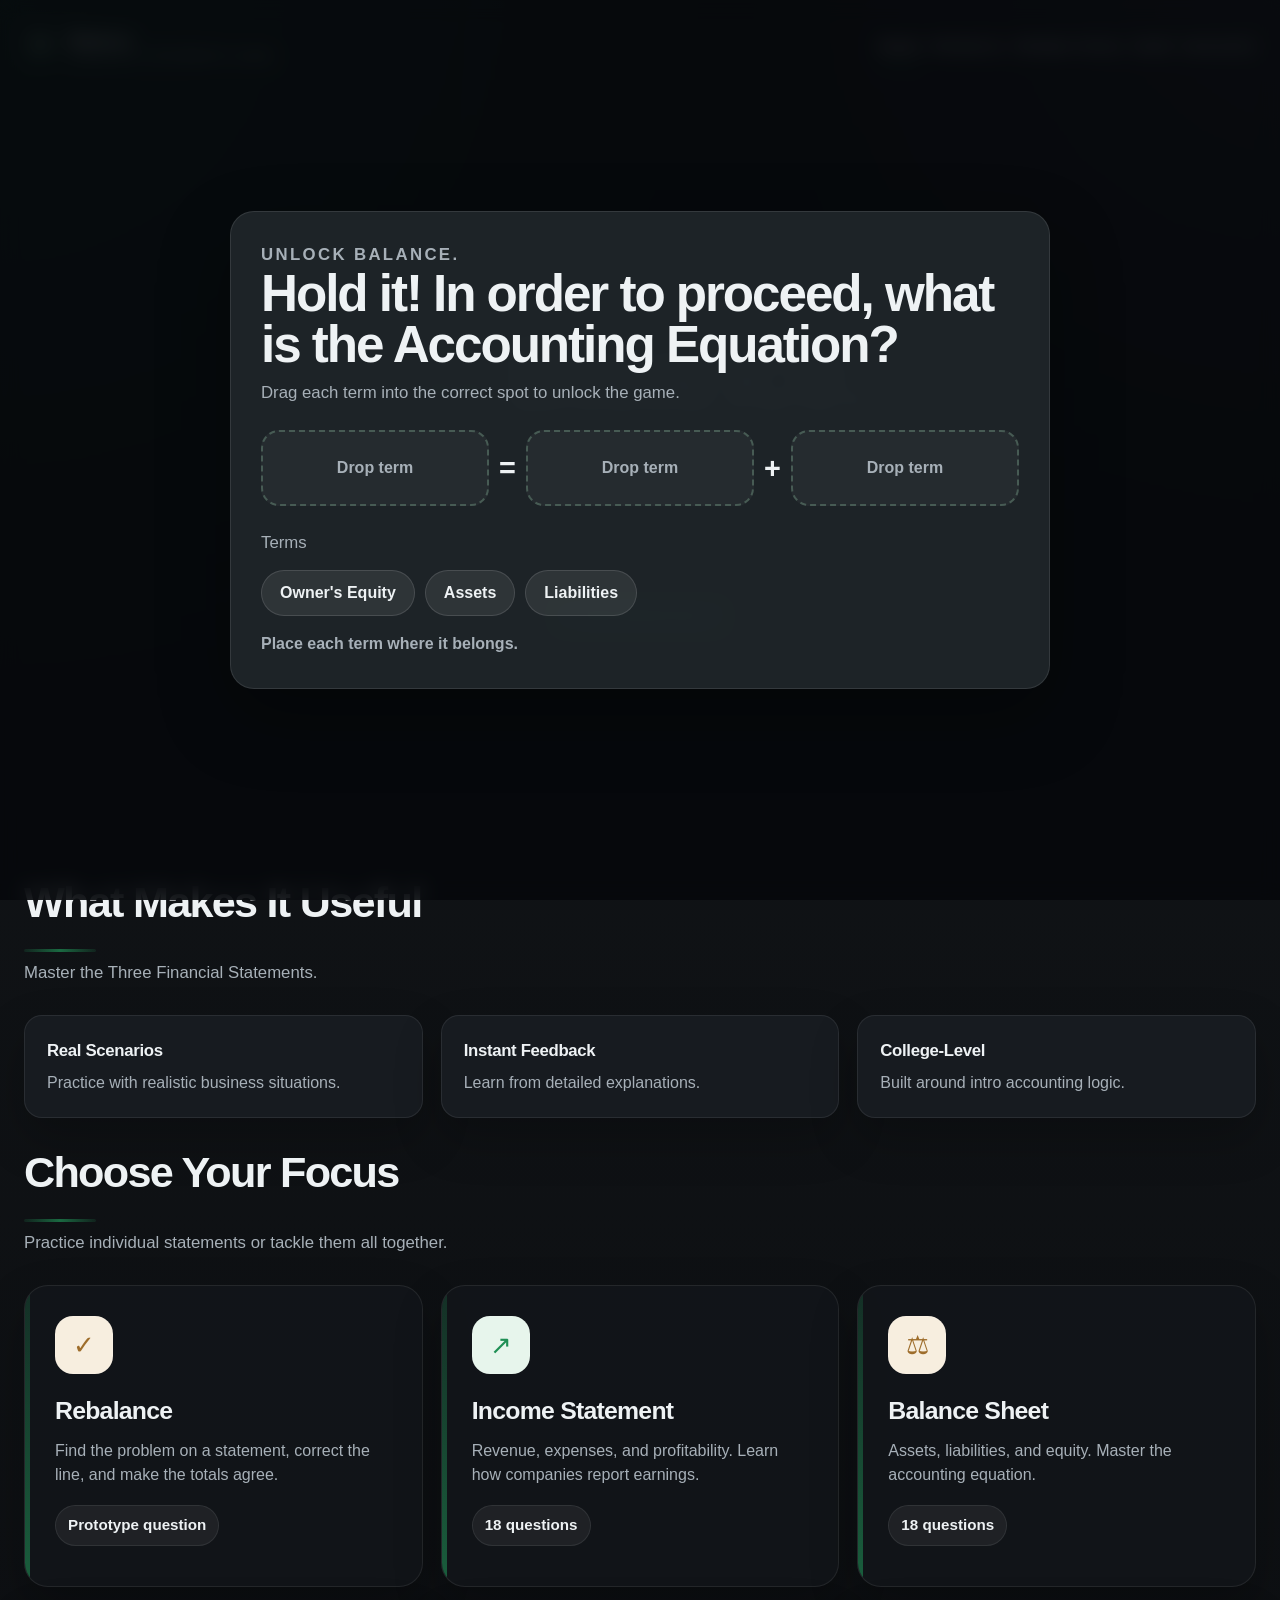
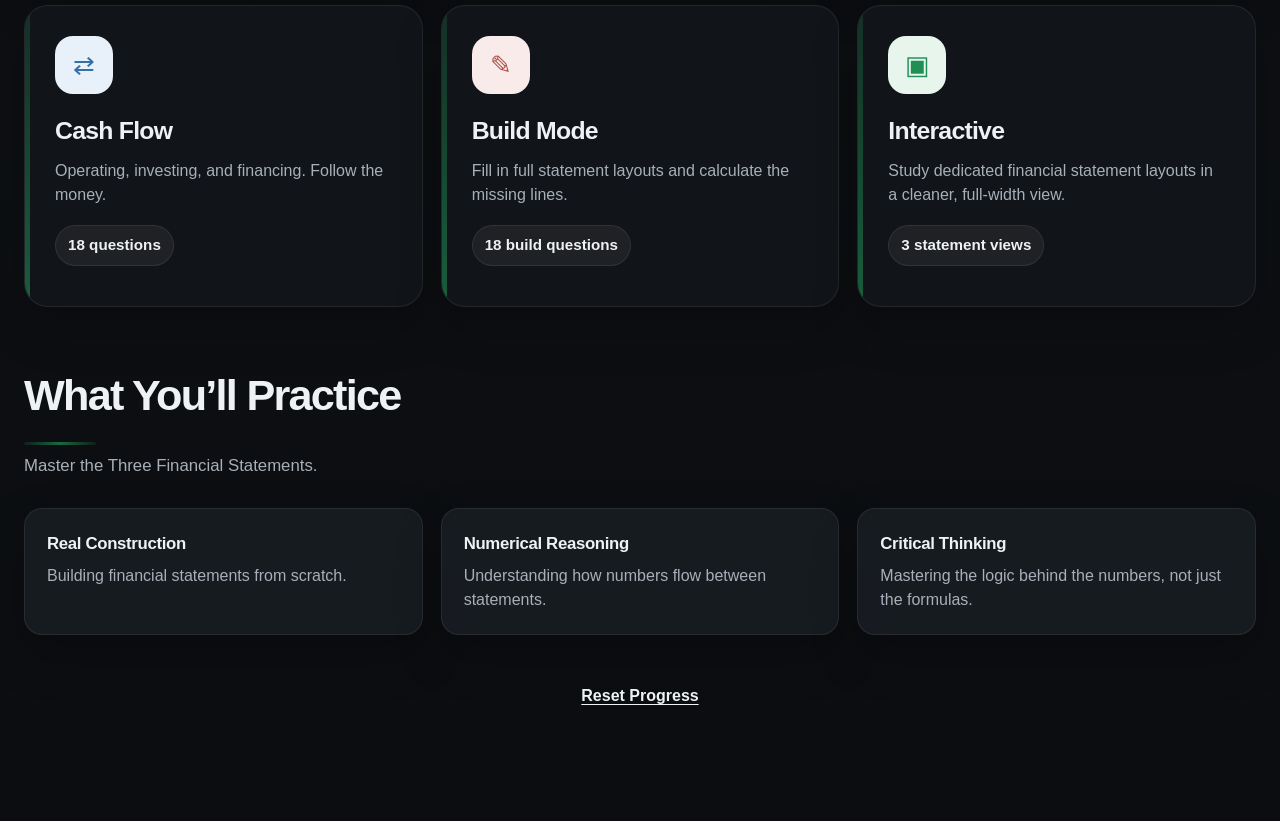
<file: index.html>
<!DOCTYPE html>
<html lang="en">
<head>
  <meta charset="UTF-8" />
  <meta name="viewport" content="width=device-width, initial-scale=1.0" />
  <title>Balance. - The Interactive Accounting Game</title>
  <link rel="stylesheet" href="styles.css" />
  <style>
    .home-footer {
      display: flex;
      justify-content: center;
      margin-top: 48px;
      padding-bottom: 56px;
    }

    .reset-progress-btn {
      border: 0;
      background: transparent;
      color: #5f7668;
      font: inherit;
      font-weight: 700;
      text-decoration: underline;
      text-underline-offset: 3px;
      cursor: pointer;
    }

    .reset-progress-btn:hover,
    .reset-progress-btn:focus-visible {
      color: #14633a;
      outline: none;
    }

    body.is-unlocked {
      overflow: auto;
    }

    body:not(.is-unlocked) {
      overflow: hidden;
    }

    .unlock-overlay {
      position: fixed;
      inset: 0;
      z-index: 200;
      display: grid;
      place-items: center;
      padding: 24px;
      background: rgba(5, 8, 11, 0.86);
      backdrop-filter: blur(10px);
    }

    .unlock-card {
      width: min(820px, 100%);
      padding: 30px;
      border: 1px solid rgba(255, 255, 255, 0.1);
      border-radius: var(--radius-lg);
      background: var(--panel-strong);
      box-shadow: var(--shadow-md);
    }

    .unlock-kicker {
      margin: 0 0 8px;
      color: #9ed8b3;
      font-size: 0.8rem;
      font-weight: 800;
      letter-spacing: 0.14em;
      text-transform: uppercase;
    }

    .unlock-card h2 {
      margin: 0 0 10px;
      color: var(--panel-text);
      font-size: clamp(2rem, 4vw, 3.2rem);
      letter-spacing: -0.04em;
      line-height: 1;
    }

    .unlock-card p {
      margin: 0;
      color: var(--panel-muted);
      font-size: 1.05rem;
      line-height: 1.55;
    }

    .unlock-equation {
      display: grid;
      grid-template-columns: minmax(0, 1fr) auto minmax(0, 1fr) auto minmax(0, 1fr);
      gap: 10px;
      align-items: center;
      margin: 24px 0;
    }

    .unlock-slot {
      min-height: 76px;
      display: grid;
      place-items: center;
      padding: 12px;
      border: 2px dashed rgba(158, 216, 179, 0.28);
      border-radius: var(--radius-md);
      background: rgba(255, 255, 255, 0.04);
      color: var(--panel-muted);
      font-weight: 800;
      text-align: center;
      transition: border-color 0.18s ease, background 0.18s ease, color 0.18s ease;
    }

    .unlock-slot.is-over,
    .unlock-slot:focus-visible {
      border-color: rgba(158, 216, 179, 0.78);
      background: rgba(31, 143, 85, 0.16);
      outline: none;
    }

    .unlock-slot.is-filled {
      border-style: solid;
      color: var(--panel-text);
    }

    .unlock-operator {
      color: var(--panel-text);
      font-size: 1.8rem;
      font-weight: 900;
      text-align: center;
    }

    .unlock-bank {
      display: flex;
      flex-wrap: wrap;
      gap: 10px;
      margin-top: 14px;
    }

    .unlock-token {
      min-height: 46px;
      padding: 0 18px;
      border: 1px solid rgba(255, 255, 255, 0.12);
      border-radius: var(--radius-pill);
      background: rgba(255, 255, 255, 0.08);
      color: var(--panel-text);
      font-weight: 800;
      cursor: grab;
    }

    .unlock-token:active {
      cursor: grabbing;
    }

    .unlock-token.is-selected,
    .unlock-token:focus-visible {
      border-color: rgba(158, 216, 179, 0.7);
      background: rgba(31, 143, 85, 0.2);
      outline: none;
    }

    .unlock-feedback {
      min-height: 26px;
      margin-top: 16px;
      color: var(--panel-muted);
      font-weight: 700;
    }

    @media (max-width: 720px) {
      .unlock-equation {
        grid-template-columns: 1fr;
      }

      .unlock-operator {
        font-size: 1.4rem;
      }
    }
  </style>
</head>
<body>
  <div class="unlock-overlay" id="unlock-overlay" role="dialog" aria-modal="true" aria-labelledby="unlock-title">
    <div class="unlock-card">
      <p class="unlock-kicker">Unlock Balance.</p>
      <h2 id="unlock-title">Hold it! In order to proceed, what is the Accounting Equation?</h2>
      <p>Drag each term into the correct spot to unlock the game.</p>

      <div class="unlock-equation" aria-label="Accounting equation puzzle">
        <button type="button" class="unlock-slot" data-slot="assets">Drop term</button>
        <span class="unlock-operator" aria-hidden="true">=</span>
        <button type="button" class="unlock-slot" data-slot="liabilities">Drop term</button>
        <span class="unlock-operator" aria-hidden="true">+</span>
        <button type="button" class="unlock-slot" data-slot="equity">Drop term</button>
      </div>

      <p>Terms</p>
      <div class="unlock-bank" id="unlock-bank">
        <button type="button" class="unlock-token" draggable="true" data-term="equity">Owner's Equity</button>
        <button type="button" class="unlock-token" draggable="true" data-term="assets">Assets</button>
        <button type="button" class="unlock-token" draggable="true" data-term="liabilities">Liabilities</button>
      </div>

      <div class="unlock-feedback" id="unlock-feedback" aria-live="polite">Place each term where it belongs.</div>
    </div>
  </div>

  <header class="site-header">
    <div class="container header-inner page-topbar">
      <a href="index.html" class="brand-pill" aria-label="Balance home">
        <span class="brand-mark brand-mark-scale" aria-hidden="true">⚖</span>
        <span class="brand-lockup">
          <span class="brand-name">Balance.</span>
          <span class="brand-tagline">Financial Statements Game</span>
        </span>
      </a>
      <nav class="page-nav">
        <a href="index.html" class="active">Home</a>
        <a href="rebalance.html">Rebalance</a>
        <a href="multiple-choice.html">Multiple Choice</a>
        <a href="build.html">Build</a>
        <a href="interactive.html">Interactive</a>
      </nav>
      <details class="mobile-nav">
        <summary>Menu</summary>
        <nav class="mobile-nav-menu">
          <a href="index.html" class="active">Home</a>
          <a href="rebalance.html">Rebalance</a>
          <a href="multiple-choice.html">Multiple Choice</a>
          <a href="build.html">Build</a>
          <a href="interactive.html">Interactive</a>
        </nav>
      </details>
    </div>
  </header>
  
  <main class="home-page">
    <section class="hero container">
      <div class="hero-shell">
        <div class="hero-copy">
          <p class="hero-eyebrow">Accounting fluency, built through repetition</p>
          <div class="hero-logo">
            <div class="hero-logo-top">
              <span class="hero-logo-mark hero-logo-mark-scale hero-logo-mark-inline" aria-hidden="true">⚖</span>
              <h1>Balance.</h1>
            </div>
            <div class="hero-logo-bottom">
              <p class="hero-logo-subtitle">FINANCIAL STATEMENTS GAME</p>
              <p class="hero-logo-note">Practice the logic behind income, balance sheet, and cash flow with clean, focused drills.</p>
            </div>
          </div>

          <div class="hero-statement-tags" aria-label="Statement topics">
            <span>Income Statement</span>
            <span>Balance Sheet</span>
            <span>Cash Flow</span>
          </div>

          <div class="hero-actions">
            <a href="rebalance.html" class="primary-btn hero-cta">Start Balancing</a>
          </div>
        </div>
      </div>
    </section>

    <section class="container home-info-section">
      <div class="section-heading">
        <h2>What Makes It Useful</h2>
        <p>Master the Three Financial Statements.</p>
      </div>

      <div class="feature-row feature-row-wide">
        <div class="feature-card">
          <h3>Real Scenarios</h3>
          <p>Practice with realistic business situations.</p>
        </div>

        <div class="feature-card">
          <h3>Instant Feedback</h3>
          <p>Learn from detailed explanations.</p>
        </div>

        <div class="feature-card">
          <h3>College-Level</h3>
          <p>Built around intro accounting logic.</p>
        </div>
      </div>
    </section>

    <section class="container mode-section">
      <div class="section-heading">
        <h2>Choose Your Focus</h2>
        <p>Practice individual statements or tackle them all together.</p>
      </div>

      <div class="mode-grid">
        <a class="mode-card" href="rebalance.html">
          <div class="mode-icon orange">✓</div>
          <h3>Rebalance</h3>
          <p>Find the problem on a statement, correct the line, and make the totals agree.</p>
          <span class="question-tag">Prototype question</span>
        </a>

        <a class="mode-card" href="income.html">
          <div class="mode-icon green">↗</div>
          <h3>Income Statement</h3>
          <p>Revenue, expenses, and profitability. Learn how companies report earnings.</p>
          <span class="question-tag">18 questions</span>
          <span class="best-score-text" data-best-score="balance_income_best"></span>
        </a>

        <a class="mode-card" href="balance.html">
          <div class="mode-icon orange">⚖</div>
          <h3>Balance Sheet</h3>
          <p>Assets, liabilities, and equity. Master the accounting equation.</p>
          <span class="question-tag">18 questions</span>
          <span class="best-score-text" data-best-score="balance_balance_best"></span>
        </a>

        <a class="mode-card" href="cashflow.html">
          <div class="mode-icon blue">⇄</div>
          <h3>Cash Flow</h3>
          <p>Operating, investing, and financing. Follow the money.</p>
          <span class="question-tag">18 questions</span>
          <span class="best-score-text" data-best-score="balance_cashflow_best"></span>
        </a>

        <a class="mode-card" href="build.html">
          <div class="mode-icon red">✎</div>
          <h3>Build Mode</h3>
          <p>Fill in full statement layouts and calculate the missing lines.</p>
          <span class="question-tag">18 build questions</span>
          <span class="best-score-text" data-best-score="balance_build_best"></span>
        </a>

        <a class="mode-card" href="interactive.html">
          <div class="mode-icon green">▣</div>
          <h3>Interactive</h3>
          <p>Study dedicated financial statement layouts in a cleaner, full-width view.</p>
          <span class="question-tag">3 statement views</span>
        </a>
      </div>
    </section>

    <section class="container home-info-section">
      <div class="section-heading">
        <h2>What You’ll Practice</h2>
        <p>Master the Three Financial Statements.</p>
      </div>

      <div class="feature-row feature-row-wide">
        <div class="feature-card">
          <h3>Real Construction</h3>
          <p>Building financial statements from scratch.</p>
        </div>

        <div class="feature-card">
          <h3>Numerical Reasoning</h3>
          <p>Understanding how numbers flow between statements.</p>
        </div>

        <div class="feature-card">
          <h3>Critical Thinking</h3>
          <p>Mastering the logic behind the numbers, not just the formulas.</p>
        </div>
      </div>
    </section>

    <footer class="container home-footer">
      <button type="button" class="reset-progress-btn" id="reset-progress-btn">Reset Progress</button>
    </footer>
  </main>

  <script>
    (function () {
      const BEST_SCORE_PREFIX = "balance_";
      const UNLOCK_KEY = "balance_session_unlocked";
      const bestScoreEls = Array.from(document.querySelectorAll("[data-best-score]"));
      const resetBtn = document.getElementById("reset-progress-btn");
      const unlockOverlay = document.getElementById("unlock-overlay");
      const unlockFeedback = document.getElementById("unlock-feedback");
      const unlockBank = document.getElementById("unlock-bank");
      const unlockTokens = Array.from(document.querySelectorAll("[data-term]"));
      const unlockSlots = Array.from(document.querySelectorAll("[data-slot]"));
      let draggedTerm = "";
      let selectedTerm = "";

      function renderBestScores() {
        bestScoreEls.forEach(el => {
          const key = el.dataset.bestScore;
          if (!key) return;

          const raw = localStorage.getItem(key);
          if (!raw) {
            el.textContent = "";
            return;
          }

          try {
            const parsed = JSON.parse(raw);
            if (!parsed || !Number.isFinite(parsed.score) || !Number.isFinite(parsed.total)) {
              el.textContent = "";
              return;
            }

            el.textContent = `Best: ${parsed.score} / ${parsed.total}`;
          } catch (_error) {
            el.textContent = "";
          }
        });
      }

      function resetProgress() {
        Object.keys(localStorage).forEach(key => {
          if (key.startsWith(BEST_SCORE_PREFIX)) {
            localStorage.removeItem(key);
          }
        });

        sessionStorage.removeItem(UNLOCK_KEY);
        renderBestScores();
        resetUnlockPlacement();
        lockSiteIfNeeded();
      }

      function lockSiteIfNeeded() {
        if (sessionStorage.getItem(UNLOCK_KEY) === "true") {
          document.body.classList.add("is-unlocked");
          unlockOverlay.classList.add("hidden");
          return;
        }

        document.body.classList.remove("is-unlocked");
        unlockOverlay.classList.remove("hidden");
      }

      function getToken(term) {
        return unlockTokens.find(token => token.dataset.term === term);
      }

      function placeTerm(slot, term) {
        if (!slot || !term) return;

        const existingTerm = slot.dataset.currentTerm;
        if (existingTerm) {
          const existingToken = getToken(existingTerm);
          if (existingToken) {
            existingToken.hidden = false;
          }
        }

        const token = getToken(term);
        if (token) {
          token.hidden = true;
        }

        slot.dataset.currentTerm = term;
        slot.textContent = token ? token.textContent : "Drop term";
        slot.classList.add("is-filled");
        selectedTerm = "";
        unlockTokens.forEach(item => item.classList.remove("is-selected"));
        checkUnlock();
      }

      function resetUnlockPlacement() {
        unlockSlots.forEach(slot => {
          slot.dataset.currentTerm = "";
          slot.textContent = "Drop term";
          slot.classList.remove("is-filled", "is-over");
        });

        unlockTokens.forEach(token => {
          token.hidden = false;
          token.classList.remove("is-selected");
        });

        selectedTerm = "";
      }

      function checkUnlock() {
        const isComplete = unlockSlots.every(slot => Boolean(slot.dataset.currentTerm));
        if (!isComplete) {
          unlockFeedback.textContent = "Place each term where it belongs.";
          return;
        }

        const isCorrect = unlockSlots.every(slot => slot.dataset.currentTerm === slot.dataset.slot);
        if (!isCorrect) {
          unlockFeedback.textContent = "Almost. Try rearranging the terms.";
          return;
        }

        unlockFeedback.textContent = "Unlocked.";
        sessionStorage.setItem(UNLOCK_KEY, "true");
        window.setTimeout(() => {
          document.body.classList.add("is-unlocked");
          unlockOverlay.classList.add("hidden");
        }, 450);
      }

      unlockTokens.forEach(token => {
        token.addEventListener("dragstart", event => {
          draggedTerm = token.dataset.term;
          event.dataTransfer.setData("text/plain", draggedTerm);
        });

        token.addEventListener("click", () => {
          selectedTerm = token.dataset.term;
          unlockTokens.forEach(item => item.classList.toggle("is-selected", item === token));
          unlockFeedback.textContent = "Now choose a blank spot in the equation.";
        });
      });

      unlockSlots.forEach(slot => {
        slot.addEventListener("dragover", event => {
          event.preventDefault();
          slot.classList.add("is-over");
        });

        slot.addEventListener("dragleave", () => {
          slot.classList.remove("is-over");
        });

        slot.addEventListener("drop", event => {
          event.preventDefault();
          slot.classList.remove("is-over");
          const term = event.dataTransfer.getData("text/plain") || draggedTerm;
          placeTerm(slot, term);
          draggedTerm = "";
        });

        slot.addEventListener("click", () => {
          if (selectedTerm) {
            placeTerm(slot, selectedTerm);
          }
        });
      });

      if (resetBtn) {
        resetBtn.addEventListener("click", resetProgress);
      }

      if (unlockBank) {
        resetUnlockPlacement();
        lockSiteIfNeeded();
      }

      renderBestScores();
    }());
  </script>
</body>
</html>
</file>
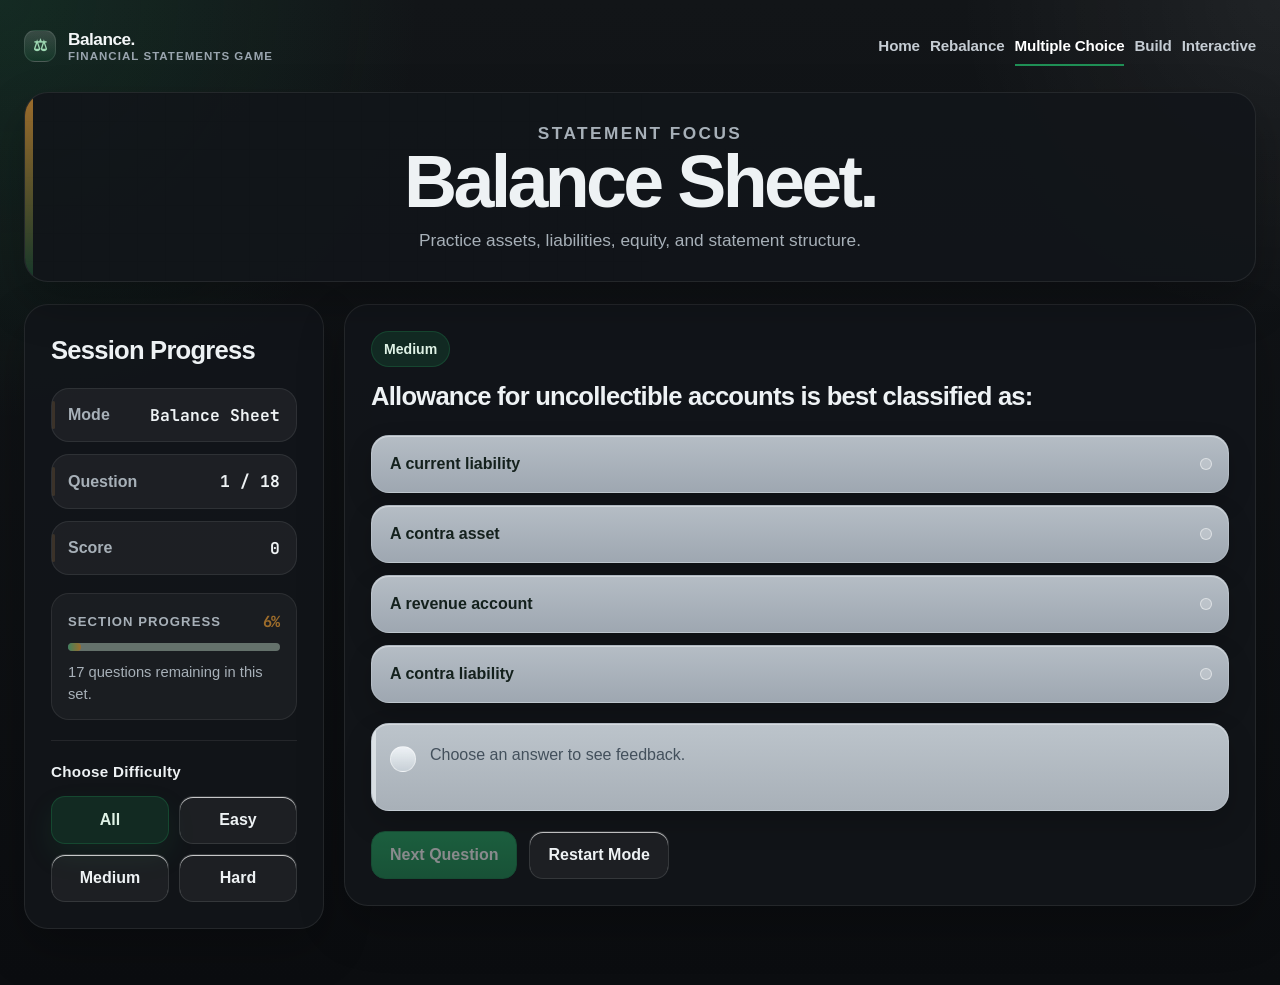
<file: balance.html>
<!DOCTYPE html>
<html lang="en">
<head>
  <meta charset="UTF-8" />
  <meta name="viewport" content="width=device-width, initial-scale=1.0" />
  <title>Balance Sheet | Interactive Accounting Game</title>
  <link rel="stylesheet" href="styles.css" />
</head>
<body data-mode="balance">
  <header class="site-header">
    <div class="container header-inner page-topbar">
      <a href="index.html" class="brand-pill" aria-label="Balance home">
        <span class="brand-mark brand-mark-scale" aria-hidden="true">⚖</span>
        <span class="brand-lockup">
          <span class="brand-name">Balance.</span>
          <span class="brand-tagline">Financial Statements Game</span>
        </span>
      </a>
      <nav class="page-nav">
        <a href="index.html">Home</a>
        <a href="rebalance.html">Rebalance</a>
        <a href="multiple-choice.html" class="active">Multiple Choice</a>
        <a href="build.html">Build</a>
        <a href="interactive.html">Interactive</a>
      </nav>
      <details class="mobile-nav">
        <summary>Menu</summary>
        <nav class="mobile-nav-menu">
          <a href="index.html">Home</a>
          <a href="rebalance.html">Rebalance</a>
          <a href="multiple-choice.html" class="active">Multiple Choice</a>
          <a href="build.html">Build</a>
          <a href="interactive.html">Interactive</a>
        </nav>
      </details>
    </div>
  </header>

  <main class="container quiz-page">
    <section class="quiz-hero">
      <p class="quiz-hero-eyebrow">Statement focus</p>
      <h1>Balance Sheet.</h1>
      <p>Practice assets, liabilities, equity, and statement structure.</p>
    </section>

    <section class="quiz-layout">
      <article class="quiz-card status-card">
        <h2>Session Progress</h2>
        <div class="stat-list">
          <div class="stat-item"><span>Mode</span><strong>Balance Sheet</strong></div>
          <div class="stat-item"><span>Question</span><strong id="progress-text">1 / 8</strong></div>
          <div class="stat-item"><span>Score</span><strong id="score-text">0</strong></div>
        </div>
        <div class="status-progress-card" aria-label="Section progress">
          <div class="status-progress-head">
            <span class="status-progress-label">Section Progress</span>
            <strong id="progress-percent-text">0%</strong>
          </div>
          <div class="progress-track" aria-hidden="true">
            <div class="progress-fill" id="progress-fill" style="width: 0%;"></div>
          </div>
          <p class="status-progress-note" id="progress-note">Working through the current question set.</p>
        </div>
        <div class="difficulty-filter-card">
          <p class="difficulty-filter-title">Choose Difficulty</p>
          <div class="difficulty-filter-group">
            <button type="button" class="difficulty-filter-btn active" data-difficulty-filter="All">All</button>
            <button type="button" class="difficulty-filter-btn" data-difficulty-filter="Easy">Easy</button>
            <button type="button" class="difficulty-filter-btn" data-difficulty-filter="Medium">Medium</button>
            <button type="button" class="difficulty-filter-btn" data-difficulty-filter="Hard">Hard</button>
          </div>
        </div>
      </article>

      <article class="quiz-card main-quiz-card">
        <div id="quiz-active-view">
          <div class="question-header">
            <span class="difficulty-pill" id="difficulty-pill">Easy</span>
          </div>

          <h2 id="question-prompt">Question goes here</h2>

          <div class="answer-grid" id="answer-grid"></div>

          <div class="feedback-box" id="feedback-box">
            Choose an answer to see feedback.
          </div>

          <div class="quiz-actions">
            <button id="next-btn" class="primary-btn" disabled>Next Question</button>
            <button id="restart-btn" class="secondary-btn">Restart Mode</button>
          </div>
        </div>

        <div id="quiz-complete-view" class="hidden">
          <div class="completion-box">
            <h2>Mode Complete</h2>
            <p id="final-score-text">You scored 0 out of 0.</p>
            <div class="quiz-actions">
              <button id="play-again-btn" class="primary-btn">Play Again</button>
              <a href="multiple-choice.html" class="secondary-link-btn">Choose Statement</a>
            </div>
          </div>
        </div>
      </article>
    </section>
  </main>

  <script src="questions.js"></script>
  <script src="app.js"></script>
</body>
</html>
</file>
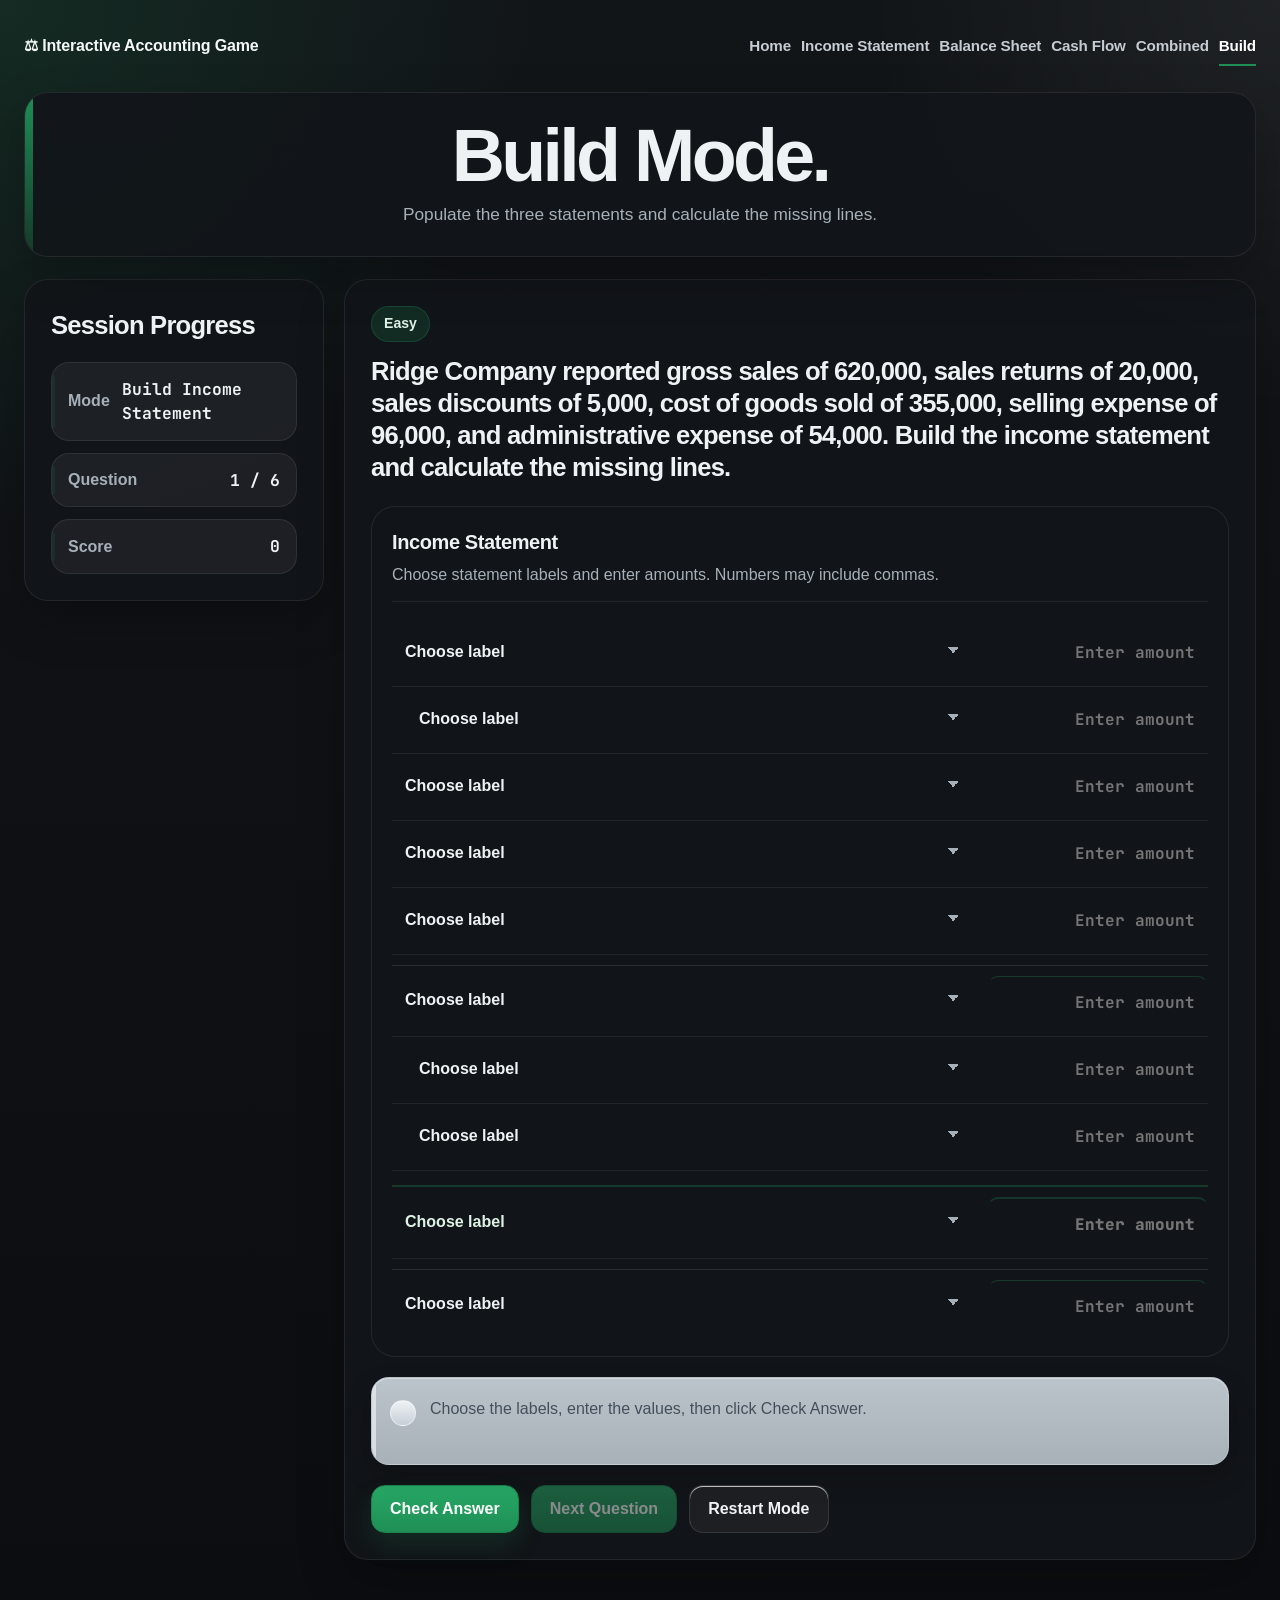
<file: build-income.html>
<!DOCTYPE html>
<html lang="en">
<head>
  <meta charset="UTF-8" />
  <meta name="viewport" content="width=device-width, initial-scale=1.0" />
  <title>Build Income Statement | Interactive Accounting Game</title>
  <link rel="stylesheet" href="styles.css" />
</head>
<body data-build-mode="income">
  <header class="site-header">
    <div class="container header-inner page-topbar">
      <a href="index.html" class="brand-pill">⚖ Interactive Accounting Game</a>
      <nav class="page-nav">
        <a href="index.html">Home</a>
        <a href="income.html">Income Statement</a>
        <a href="balance.html">Balance Sheet</a>
        <a href="cashflow.html">Cash Flow</a>
        <a href="combined.html">Combined</a>
        <a href="build-income.html" class="active">Build</a>
      </nav>
    </div>
  </header>

  <main class="container quiz-page">
    <section class="quiz-hero">
      <h1>Build Mode.</h1>
      <p>Populate the three statements and calculate the missing lines.</p>
    </section>

    <section class="quiz-layout">
      <article class="quiz-card status-card">
        <h2>Session Progress</h2>
        <div class="stat-list">
          <div class="stat-item"><span>Mode</span><strong>Build Income Statement</strong></div>
          <div class="stat-item"><span>Question</span><strong id="build-progress-text">1 / 5</strong></div>
          <div class="stat-item"><span>Score</span><strong id="build-score-text">0</strong></div>
        </div>
      </article>

      <article class="quiz-card main-quiz-card">
        <div id="build-active-view">
          <div class="question-header">
            <span class="difficulty-pill" id="build-difficulty-pill">Easy</span>
          </div>

          <h2 id="build-prompt">Prompt goes here</h2>

          <div id="build-statement-card" class="build-statement-card"></div>

          <div id="build-feedback-box" class="feedback-box">
            Fill in the blank lines, then click Check Answer.
          </div>

          <div class="quiz-actions">
            <button id="check-build-btn" class="primary-btn">Check Answer</button>
            <button id="next-build-btn" class="primary-btn" disabled>Next Question</button>
            <button id="restart-build-btn" class="secondary-btn">Restart Mode</button>
          </div>
        </div>

        <div id="build-complete-view" class="hidden">
          <div class="completion-box">
            <h2>Mode Complete</h2>
            <p id="build-final-score-text">You scored 0 out of 0.</p>
            <div class="quiz-actions">
              <button id="build-play-again-btn" class="primary-btn">Play Again</button>
              <a href="index.html" class="secondary-link-btn">Back Home</a>
            </div>
          </div>
        </div>
      </article>
    </section>
  </main>

  <script src="buildQuestions.js"></script>
  <script src="build.js"></script>
</body>
</html>
</file>
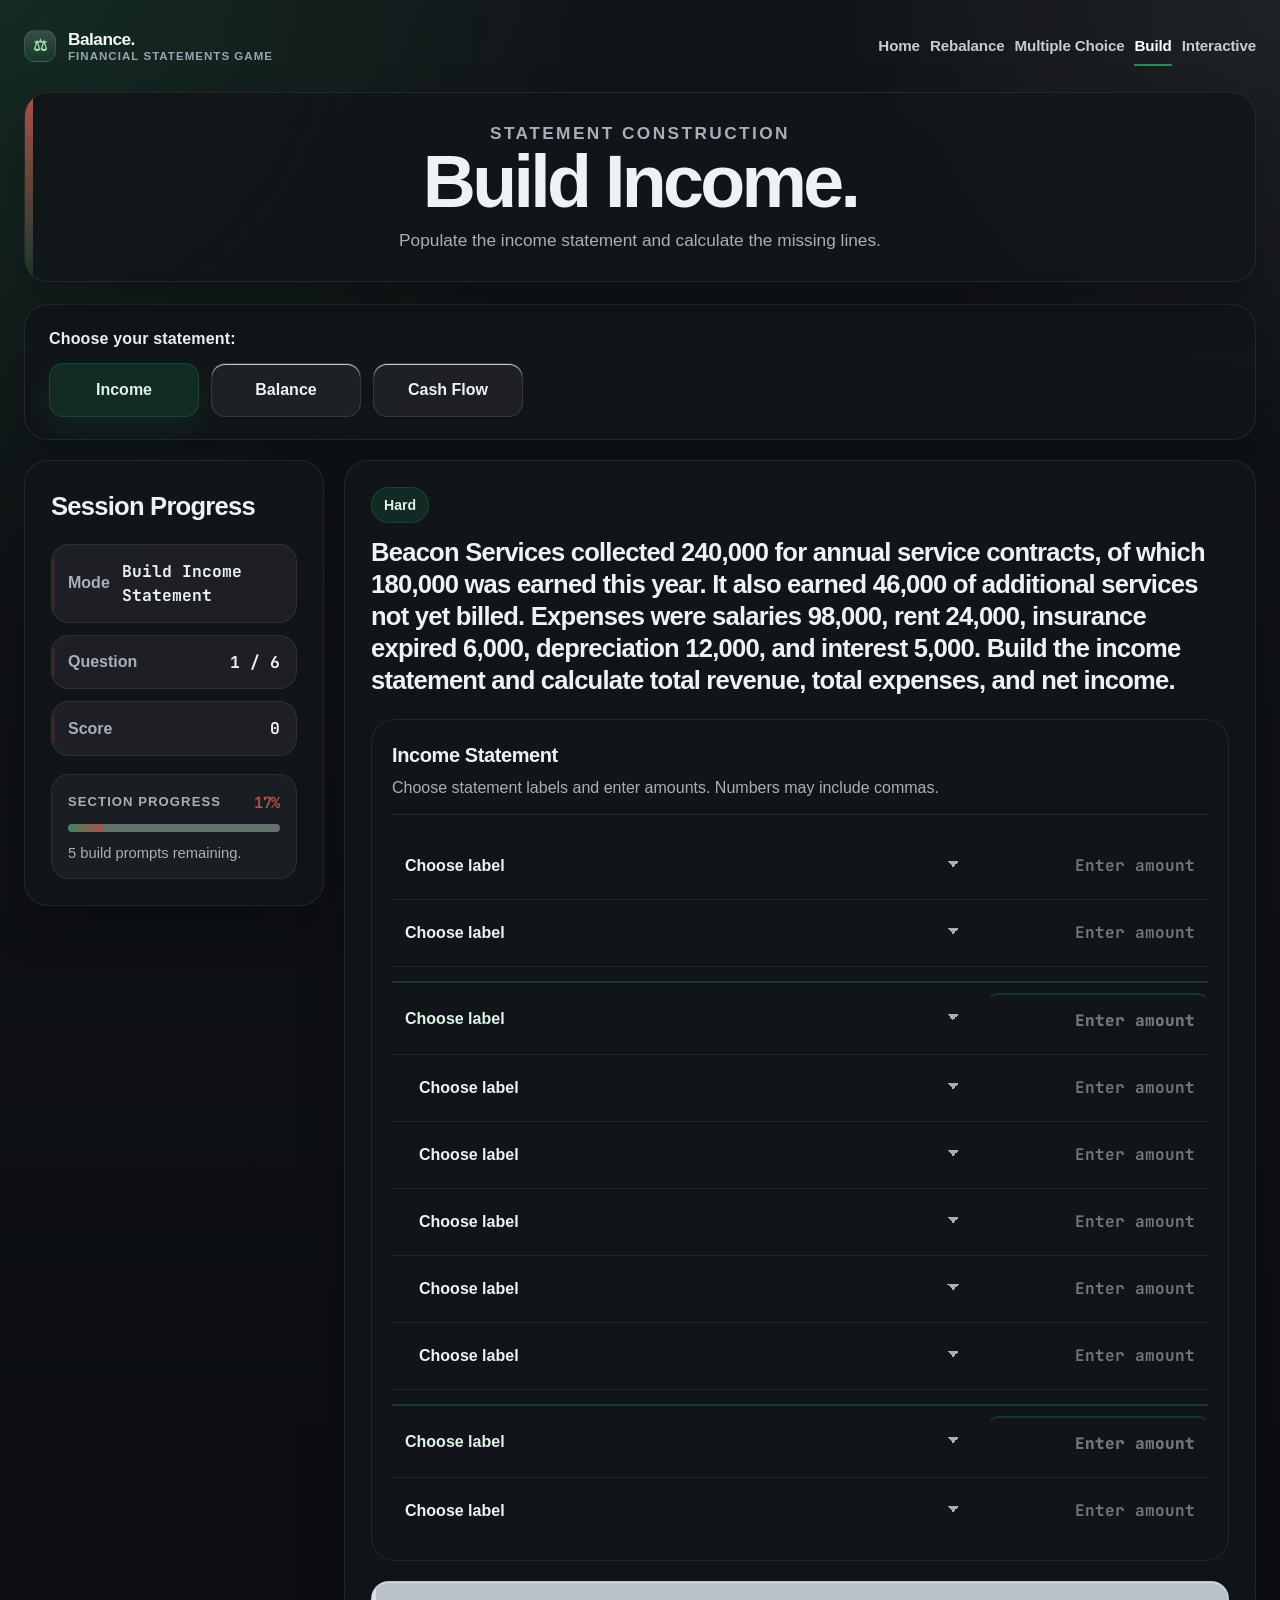
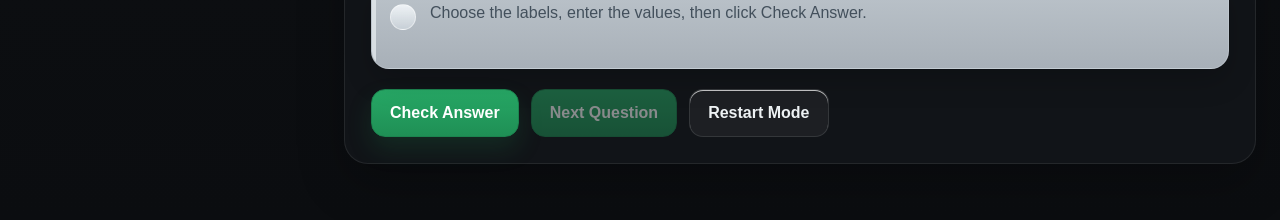
<file: build.html>
<!DOCTYPE html>
<html lang="en">
<head>
  <meta charset="UTF-8" />
  <meta name="viewport" content="width=device-width, initial-scale=1.0" />
  <title>Build | Interactive Accounting Game</title>
  <link rel="stylesheet" href="styles.css" />
</head>
<body data-mode="build">
  <header class="site-header">
    <div class="container header-inner page-topbar">
      <a href="index.html" class="brand-pill" aria-label="Balance home">
        <span class="brand-mark brand-mark-scale" aria-hidden="true">⚖</span>
        <span class="brand-lockup">
          <span class="brand-name">Balance.</span>
          <span class="brand-tagline">Financial Statements Game</span>
        </span>
      </a>
      <nav class="page-nav">
        <a href="index.html">Home</a>
        <a href="rebalance.html">Rebalance</a>
        <a href="multiple-choice.html">Multiple Choice</a>
        <a href="build.html" class="active">Build</a>
        <a href="interactive.html">Interactive</a>
      </nav>
      <details class="mobile-nav">
        <summary>Menu</summary>
        <nav class="mobile-nav-menu">
          <a href="index.html">Home</a>
          <a href="rebalance.html">Rebalance</a>
          <a href="multiple-choice.html">Multiple Choice</a>
          <a href="build.html" class="active">Build</a>
          <a href="interactive.html">Interactive</a>
        </nav>
      </details>
    </div>
  </header>

  <main class="container quiz-page">
    <section class="quiz-hero">
      <p class="quiz-hero-eyebrow">Statement construction</p>
      <h1 id="build-page-title">Build.</h1>
      <p id="build-page-subtitle">Construct the statement and calculate the missing lines.</p>
    </section>

    <section class="build-mode-picker" aria-label="Statement picker">
      <p class="build-mode-picker-title">Choose your statement:</p>
      <div class="build-mode-picker-links">
        <a href="build.html?mode=income" class="secondary-link-btn build-mode-link" data-build-mode-link="income">Income</a>
        <a href="build.html?mode=balance" class="secondary-link-btn build-mode-link" data-build-mode-link="balance">Balance</a>
        <a href="build.html?mode=cashflow" class="secondary-link-btn build-mode-link" data-build-mode-link="cashflow">Cash Flow</a>
      </div>
    </section>
    
    <section class="quiz-layout">
      <article class="quiz-card status-card">
        <h2>Session Progress</h2>
        <div class="stat-list">
          <div class="stat-item"><span>Mode</span><strong id="build-mode-label">Build Mode</strong></div>
          <div class="stat-item"><span>Question</span><strong id="build-progress-text">1 / 5</strong></div>
          <div class="stat-item"><span>Score</span><strong id="build-score-text">0</strong></div>
        </div>
        <div class="status-progress-card" aria-label="Section progress">
          <div class="status-progress-head">
            <span class="status-progress-label">Section Progress</span>
            <strong id="build-progress-percent-text">0%</strong>
          </div>
          <div class="progress-track" aria-hidden="true">
            <div class="progress-fill" id="build-progress-fill" style="width: 0%;"></div>
          </div>
          <p class="status-progress-note" id="build-progress-note">Working through the current build set.</p>
        </div>
      </article>

      <article class="quiz-card main-quiz-card">
        <div id="build-active-view">
          <div class="question-header">
            <span class="difficulty-pill" id="build-difficulty-pill">Easy</span>
          </div>

          <h2 id="build-prompt">Prompt goes here</h2>

          <div id="build-statement-card" class="build-statement-card"></div>

          <div id="build-feedback-box" class="feedback-box">
            Choose the labels, enter the values, then click Check Answer.
          </div>

          <div class="quiz-actions">
            <button id="check-build-btn" class="primary-btn">Check Answer</button>
            <button id="next-build-btn" class="primary-btn" disabled>Next Question</button>
            <button id="restart-build-btn" class="secondary-btn">Restart Mode</button>
          </div>
        </div>

        <div id="build-complete-view" class="hidden">
          <div class="completion-box">
            <h2>Mode Complete</h2>
            <p id="build-final-score-text">You scored 0 out of 0.</p>
            <div class="quiz-actions">
              <button id="build-play-again-btn" class="primary-btn">Play Again</button>
              <a href="index.html" class="secondary-link-btn">Back Home</a>
            </div>
          </div>
        </div>
      </article>
    </section>
  </main>

  <script src="buildQuestions.js"></script>
  <script src="build.js"></script>
</body>
</html>
</file>
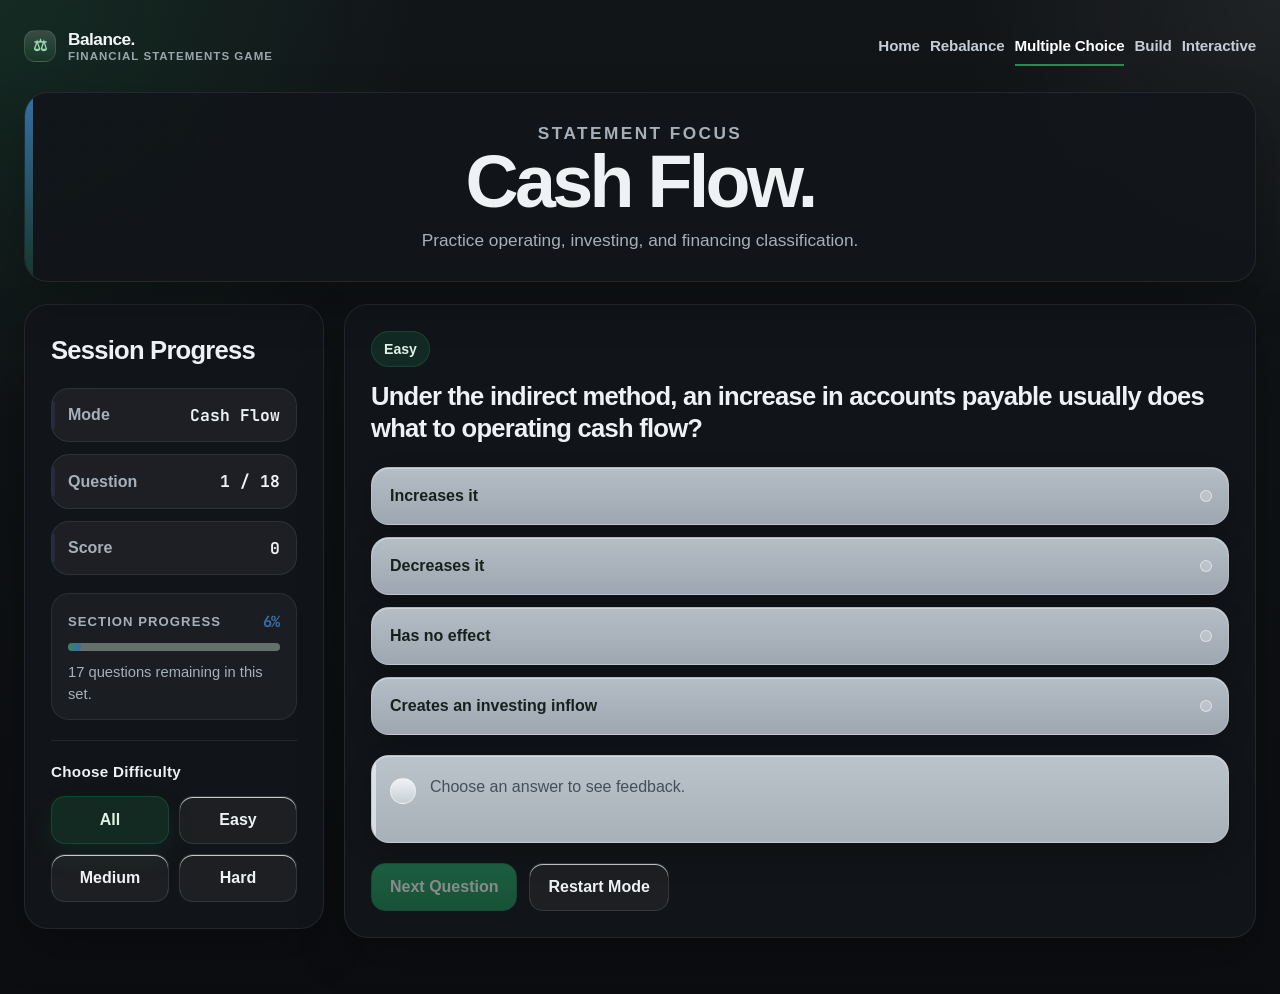
<file: cashflow.html>
<!DOCTYPE html>
<html lang="en">
<head>
  <meta charset="UTF-8" />
  <meta name="viewport" content="width=device-width, initial-scale=1.0" />
  <title>Cash Flow | Interactive Accounting Game</title>
  <link rel="stylesheet" href="styles.css" />
</head>
<body data-mode="cashflow">
  <header class="site-header">
    <div class="container header-inner page-topbar">
      <a href="index.html" class="brand-pill" aria-label="Balance home">
        <span class="brand-mark brand-mark-scale" aria-hidden="true">⚖</span>
        <span class="brand-lockup">
          <span class="brand-name">Balance.</span>
          <span class="brand-tagline">Financial Statements Game</span>
        </span>
      </a>
      <nav class="page-nav">
        <a href="index.html">Home</a>
        <a href="rebalance.html">Rebalance</a>
        <a href="multiple-choice.html" class="active">Multiple Choice</a>
        <a href="build.html">Build</a>
        <a href="interactive.html">Interactive</a>
      </nav>
      <details class="mobile-nav">
        <summary>Menu</summary>
        <nav class="mobile-nav-menu">
          <a href="index.html">Home</a>
          <a href="rebalance.html">Rebalance</a>
          <a href="multiple-choice.html" class="active">Multiple Choice</a>
          <a href="build.html">Build</a>
          <a href="interactive.html">Interactive</a>
        </nav>
      </details>
    </div>
  </header>

  <main class="container quiz-page">
    <section class="quiz-hero">
      <p class="quiz-hero-eyebrow">Statement focus</p>
      <h1>Cash Flow.</h1>
      <p>Practice operating, investing, and financing classification.</p>
    </section>

    <section class="quiz-layout">
      <article class="quiz-card status-card">
        <h2>Session Progress</h2>
        <div class="stat-list">
          <div class="stat-item"><span>Mode</span><strong>Cash Flow</strong></div>
          <div class="stat-item"><span>Question</span><strong id="progress-text">1 / 8</strong></div>
          <div class="stat-item"><span>Score</span><strong id="score-text">0</strong></div>
        </div>
        <div class="status-progress-card" aria-label="Section progress">
          <div class="status-progress-head">
            <span class="status-progress-label">Section Progress</span>
            <strong id="progress-percent-text">0%</strong>
          </div>
          <div class="progress-track" aria-hidden="true">
            <div class="progress-fill" id="progress-fill" style="width: 0%;"></div>
          </div>
          <p class="status-progress-note" id="progress-note">Working through the current question set.</p>
        </div>
        <div class="difficulty-filter-card">
          <p class="difficulty-filter-title">Choose Difficulty</p>
          <div class="difficulty-filter-group">
            <button type="button" class="difficulty-filter-btn active" data-difficulty-filter="All">All</button>
            <button type="button" class="difficulty-filter-btn" data-difficulty-filter="Easy">Easy</button>
            <button type="button" class="difficulty-filter-btn" data-difficulty-filter="Medium">Medium</button>
            <button type="button" class="difficulty-filter-btn" data-difficulty-filter="Hard">Hard</button>
          </div>
        </div>
      </article>

      <article class="quiz-card main-quiz-card">
        <div id="quiz-active-view">
          <div class="question-header">
            <span class="difficulty-pill" id="difficulty-pill">Easy</span>
          </div>

          <h2 id="question-prompt">Question goes here</h2>

          <div class="answer-grid" id="answer-grid"></div>

          <div class="feedback-box" id="feedback-box">
            Choose an answer to see feedback.
          </div>

          <div class="quiz-actions">
            <button id="next-btn" class="primary-btn" disabled>Next Question</button>
            <button id="restart-btn" class="secondary-btn">Restart Mode</button>
          </div>
        </div>

        <div id="quiz-complete-view" class="hidden">
          <div class="completion-box">
            <h2>Mode Complete</h2>
            <p id="final-score-text">You scored 0 out of 0.</p>
            <div class="quiz-actions">
              <button id="play-again-btn" class="primary-btn">Play Again</button>
              <a href="multiple-choice.html" class="secondary-link-btn">Choose Statement</a>
            </div>
          </div>
        </div>
      </article>
    </section>
  </main>

  <script src="questions.js"></script>
  <script src="app.js"></script>
</body>
</html>
</file>
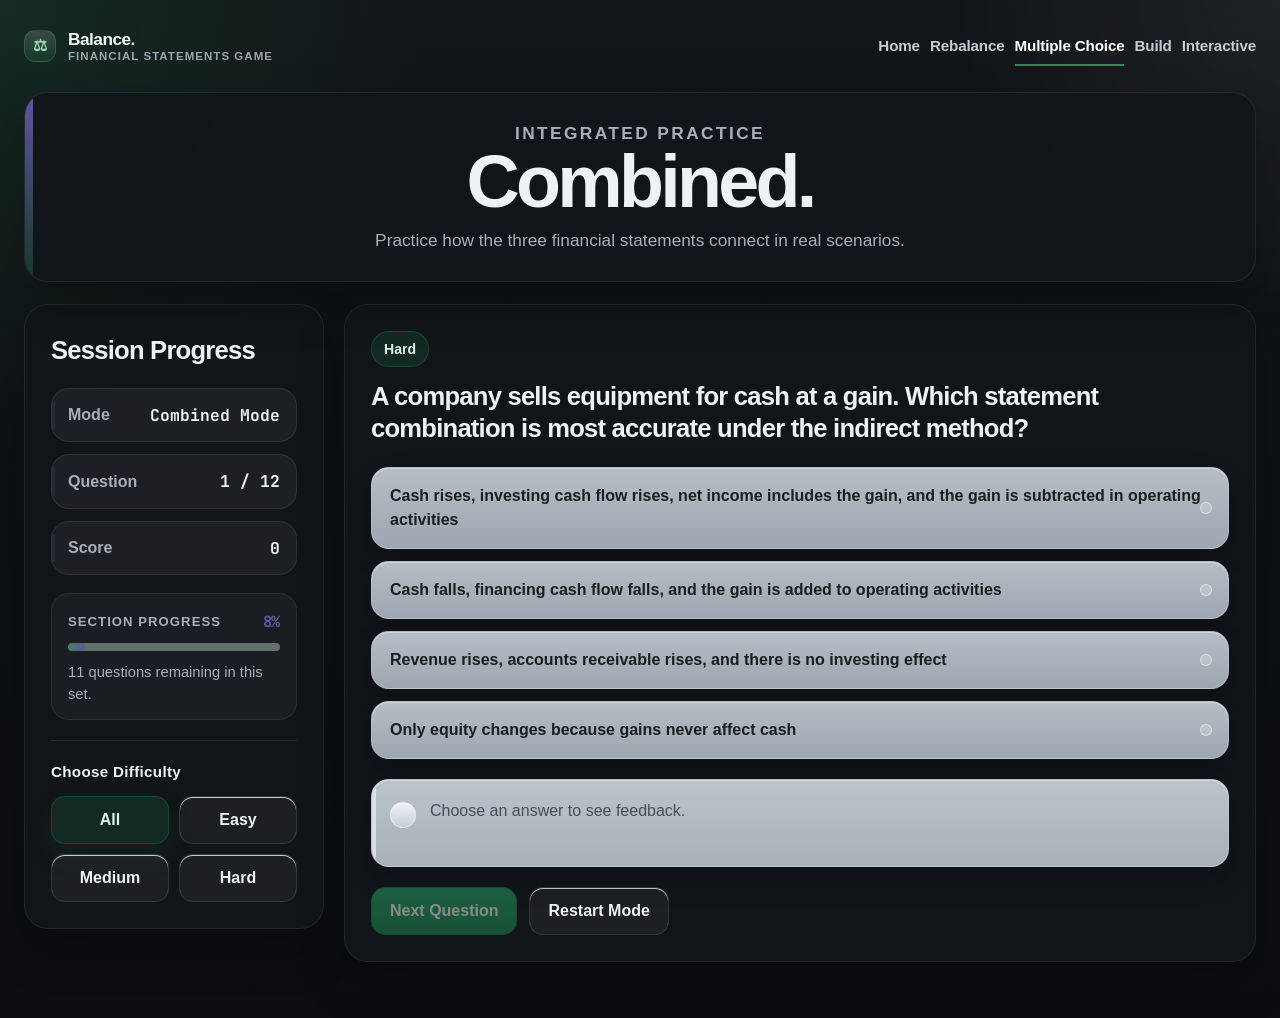
<file: combined.html>
<!DOCTYPE html>
<html lang="en">
<head>
  <meta charset="UTF-8" />
  <meta name="viewport" content="width=device-width, initial-scale=1.0" />
  <title>Combined Mode | Interactive Accounting Game</title>
  <link rel="stylesheet" href="styles.css" />
</head>
<body data-mode="combined">
  <header class="site-header">
    <div class="container header-inner page-topbar">
      <a href="index.html" class="brand-pill" aria-label="Balance home">
        <span class="brand-mark brand-mark-scale" aria-hidden="true">⚖</span>
        <span class="brand-lockup">
          <span class="brand-name">Balance.</span>
          <span class="brand-tagline">Financial Statements Game</span>
        </span>
      </a>
      <nav class="page-nav">
        <a href="index.html">Home</a>
        <a href="rebalance.html">Rebalance</a>
        <a href="multiple-choice.html" class="active">Multiple Choice</a>
        <a href="build.html">Build</a>
        <a href="interactive.html">Interactive</a>
      </nav>
      <details class="mobile-nav">
        <summary>Menu</summary>
        <nav class="mobile-nav-menu">
          <a href="index.html">Home</a>
          <a href="rebalance.html">Rebalance</a>
          <a href="multiple-choice.html" class="active">Multiple Choice</a>
          <a href="build.html">Build</a>
          <a href="interactive.html">Interactive</a>
        </nav>
      </details>
    </div>
  </header>

  <main class="container quiz-page">
    <section class="quiz-hero">
      <p class="quiz-hero-eyebrow">Integrated practice</p>
      <h1>Combined.</h1>
      <p>Practice how the three financial statements connect in real scenarios.</p>
    </section>

    <section class="quiz-layout">
      <article class="quiz-card status-card">
        <h2>Session Progress</h2>
        <div class="stat-list">
          <div class="stat-item"><span>Mode</span><strong>Combined Mode</strong></div>
          <div class="stat-item"><span>Question</span><strong id="progress-text">1 / 6</strong></div>
          <div class="stat-item"><span>Score</span><strong id="score-text">0</strong></div>
        </div>
        <div class="status-progress-card" aria-label="Section progress">
          <div class="status-progress-head">
            <span class="status-progress-label">Section Progress</span>
            <strong id="progress-percent-text">0%</strong>
          </div>
          <div class="progress-track" aria-hidden="true">
            <div class="progress-fill" id="progress-fill" style="width: 0%;"></div>
          </div>
          <p class="status-progress-note" id="progress-note">Working through the current question set.</p>
        </div>
        <div class="difficulty-filter-card">
          <p class="difficulty-filter-title">Choose Difficulty</p>
          <div class="difficulty-filter-group">
            <button type="button" class="difficulty-filter-btn active" data-difficulty-filter="All">All</button>
            <button type="button" class="difficulty-filter-btn" data-difficulty-filter="Easy">Easy</button>
            <button type="button" class="difficulty-filter-btn" data-difficulty-filter="Medium">Medium</button>
            <button type="button" class="difficulty-filter-btn" data-difficulty-filter="Hard">Hard</button>
          </div>
        </div>
      </article>

      <article class="quiz-card main-quiz-card">
        <div id="quiz-active-view">
          <div class="question-header">
            <span class="difficulty-pill" id="difficulty-pill">Easy</span>
          </div>

          <h2 id="question-prompt">Question goes here</h2>

          <div class="answer-grid" id="answer-grid"></div>

          <div class="feedback-box" id="feedback-box">
            Choose an answer to see feedback.
          </div>

          <div class="quiz-actions">
            <button id="next-btn" class="primary-btn" disabled>Next Question</button>
            <button id="restart-btn" class="secondary-btn">Restart Mode</button>
          </div>
        </div>

        <div id="quiz-complete-view" class="hidden">
          <div class="completion-box">
            <h2>Mode Complete</h2>
            <p id="final-score-text">You scored 0 out of 0.</p>
            <div class="quiz-actions">
              <button id="play-again-btn" class="primary-btn">Play Again</button>
              <a href="index.html" class="secondary-link-btn">Back Home</a>
            </div>
          </div>
        </div>
      </article>
    </section>
  </main>

  <script src="questions.js"></script>
  <script src="app.js"></script>
</body>
</html>
</file>
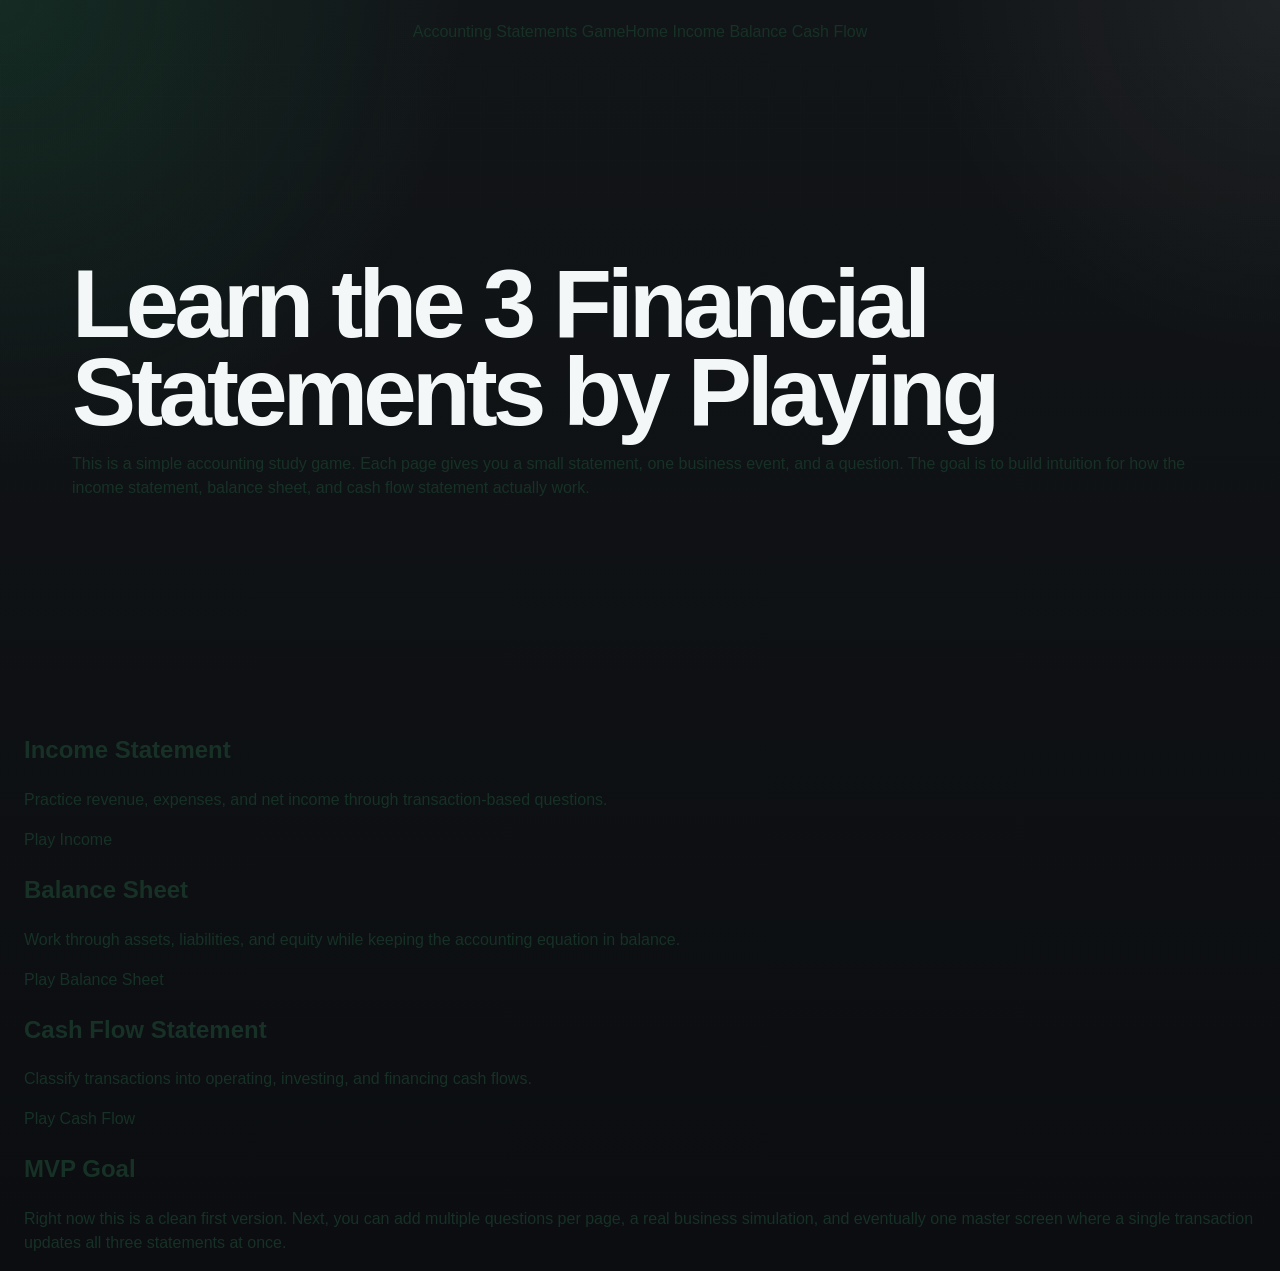
<file: home.html>
<!DOCTYPE html>
<html lang="en">
<head>
  <meta charset="UTF-8" />
  <meta name="viewport" content="width=device-width, initial-scale=1.0" />
  <title>Accounting Statements Game</title>
  <link rel="stylesheet" href="styles.css" />
</head>
<body>
  <header class="site-header">
    <div class="container header-inner">
      <a href="home.html" class="brand">Accounting Statements Game</a>
      <nav class="nav">
        <a href="home.html" class="active">Home</a>
        <a href="income.html">Income</a>
        <a href="balance.html">Balance</a>
        <a href="cashflow.html">Cash Flow</a>
      </nav>
    </div>
  </header>

  <main>
    <section class="hero">
      <div class="container">
        <h1>Learn the 3 Financial Statements by Playing</h1>
        <p>
          This is a simple accounting study game. Each page gives you a small statement,
          one business event, and a question. The goal is to build intuition for how
          the income statement, balance sheet, and cash flow statement actually work.
        </p>
      </div>
    </section>

    <section class="container">
      <div class="grid grid-3">
        <article class="card">
          <h2>Income Statement</h2>
          <p>
            Practice revenue, expenses, and net income through transaction-based questions.
          </p>
          <a class="button" href="income.html">Play Income</a>
        </article>

        <article class="card">
          <h2>Balance Sheet</h2>
          <p>
            Work through assets, liabilities, and equity while keeping the accounting equation in balance.
          </p>
          <a class="button" href="balance.html">Play Balance Sheet</a>
        </article>

        <article class="card">
          <h2>Cash Flow Statement</h2>
          <p>
            Classify transactions into operating, investing, and financing cash flows.
          </p>
          <a class="button" href="cashflow.html">Play Cash Flow</a>
        </article>
      </div>

      <div class="card home-cta">
        <h2>MVP Goal</h2>
        <p>
          Right now this is a clean first version. Next, you can add multiple questions per page,
          a real business simulation, and eventually one master screen where a single transaction
          updates all three statements at once.
        </p>
      </div>
    </section>
  </main>

  <div class="footer-space"></div>
</body>
</html>
</file>
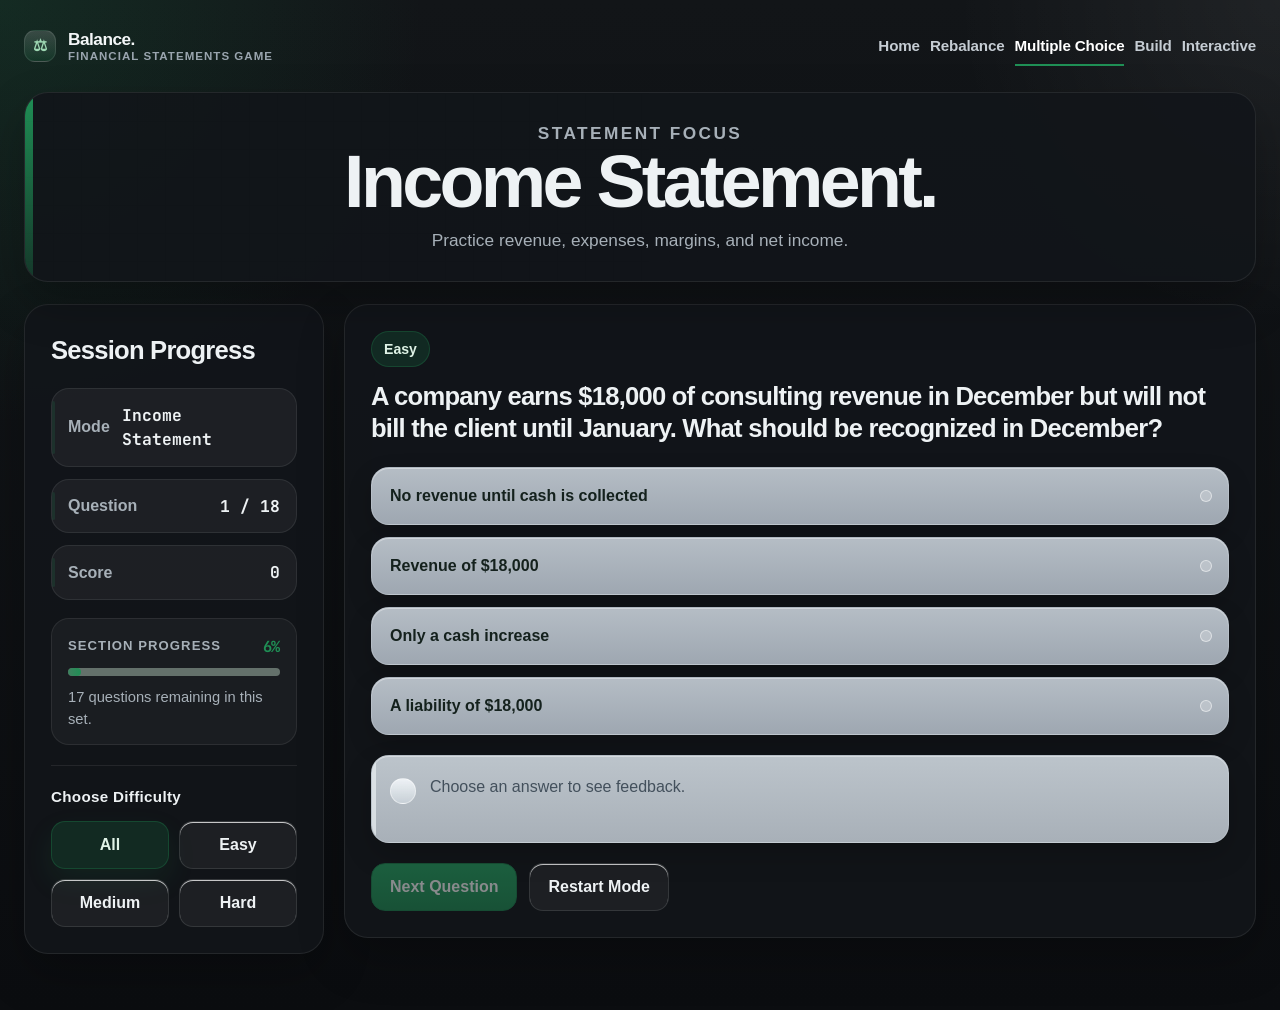
<file: income.html>
<!DOCTYPE html>
<html lang="en">
<head>
  <meta charset="UTF-8" />
  <meta name="viewport" content="width=device-width, initial-scale=1.0" />
  <title>Income Statement | Interactive Accounting Game</title>
  <link rel="stylesheet" href="styles.css" />
</head>
<body data-mode="income">
  <header class="site-header">
    <div class="container header-inner page-topbar">
      <a href="index.html" class="brand-pill" aria-label="Balance home">
        <span class="brand-mark brand-mark-scale" aria-hidden="true">⚖</span>
        <span class="brand-lockup">
          <span class="brand-name">Balance.</span>
          <span class="brand-tagline">Financial Statements Game</span>
        </span>
      </a>
      <nav class="page-nav">
        <a href="index.html">Home</a>
        <a href="rebalance.html">Rebalance</a>
        <a href="multiple-choice.html" class="active">Multiple Choice</a>
        <a href="build.html">Build</a>
        <a href="interactive.html">Interactive</a>
      </nav>
      <details class="mobile-nav">
        <summary>Menu</summary>
        <nav class="mobile-nav-menu">
          <a href="index.html">Home</a>
          <a href="rebalance.html">Rebalance</a>
          <a href="multiple-choice.html" class="active">Multiple Choice</a>
          <a href="build.html">Build</a>
          <a href="interactive.html">Interactive</a>
        </nav>
      </details>
    </div>
  </header>

  <main class="container quiz-page">
    <section class="quiz-hero">
      <p class="quiz-hero-eyebrow">Statement focus</p>
      <h1>Income Statement.</h1>
      <p>Practice revenue, expenses, margins, and net income.</p>
    </section>

    <section class="quiz-layout">
      <article class="quiz-card status-card">
        <h2>Session Progress</h2>
        <div class="stat-list">
          <div class="stat-item"><span>Mode</span><strong>Income Statement</strong></div>
          <div class="stat-item"><span>Question</span><strong id="progress-text">1 / 8</strong></div>
          <div class="stat-item"><span>Score</span><strong id="score-text">0</strong></div>
        </div>
        <div class="status-progress-card" aria-label="Section progress">
          <div class="status-progress-head">
            <span class="status-progress-label">Section Progress</span>
            <strong id="progress-percent-text">0%</strong>
          </div>
          <div class="progress-track" aria-hidden="true">
            <div class="progress-fill" id="progress-fill" style="width: 0%;"></div>
          </div>
          <p class="status-progress-note" id="progress-note">Working through the current question set.</p>
        </div>
        <div class="difficulty-filter-card">
          <p class="difficulty-filter-title">Choose Difficulty</p>
          <div class="difficulty-filter-group">
            <button type="button" class="difficulty-filter-btn active" data-difficulty-filter="All">All</button>
            <button type="button" class="difficulty-filter-btn" data-difficulty-filter="Easy">Easy</button>
            <button type="button" class="difficulty-filter-btn" data-difficulty-filter="Medium">Medium</button>
            <button type="button" class="difficulty-filter-btn" data-difficulty-filter="Hard">Hard</button>
          </div>
        </div>
      </article>

      <article class="quiz-card main-quiz-card">
        <div id="quiz-active-view">
          <div class="question-header">
            <span class="difficulty-pill" id="difficulty-pill">Easy</span>
          </div>

          <h2 id="question-prompt">Question goes here</h2>

          <div class="answer-grid" id="answer-grid"></div>

          <div class="feedback-box" id="feedback-box">
            Choose an answer to see feedback.
          </div>

          <div class="quiz-actions">
            <button id="next-btn" class="primary-btn" disabled>Next Question</button>
            <button id="restart-btn" class="secondary-btn">Restart Mode</button>
          </div>
        </div>

        <div id="quiz-complete-view" class="hidden">
          <div class="completion-box">
            <h2>Mode Complete</h2>
            <p id="final-score-text">You scored 0 out of 0.</p>
            <div class="quiz-actions">
              <button id="play-again-btn" class="primary-btn">Play Again</button>
              <a href="multiple-choice.html" class="secondary-link-btn">Choose Statement</a>
            </div>
          </div>
        </div>
      </article>
    </section>
  </main>

  <script src="questions.js"></script>
  <script src="app.js"></script>
</body>
</html>
</file>
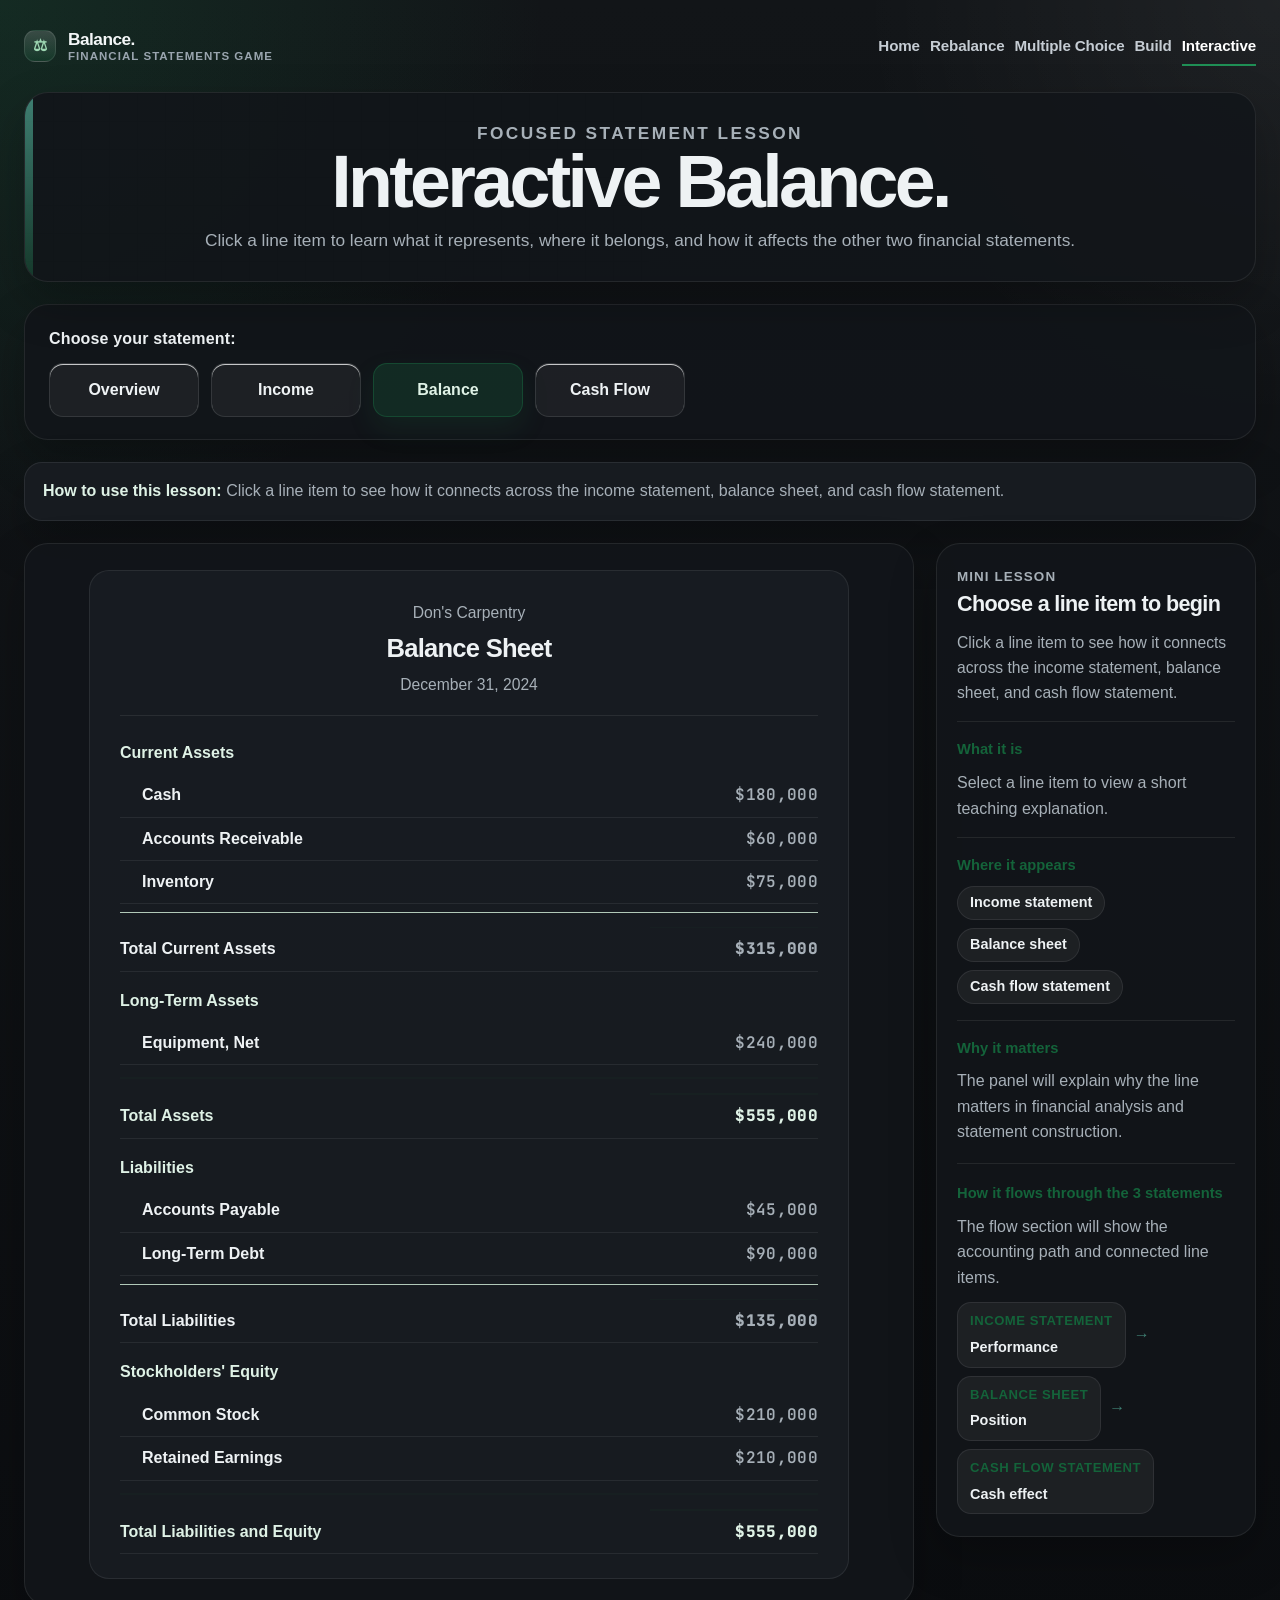
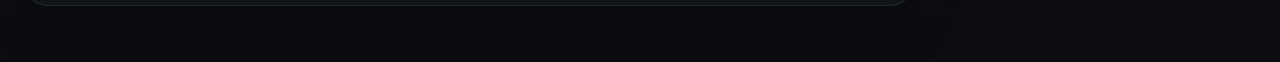
<file: interactive-balance.html>
<!DOCTYPE html>
<html lang="en">
<head>
  <meta charset="UTF-8" />
  <meta name="viewport" content="width=device-width, initial-scale=1.0" />
  <title>Interactive Balance Sheet | Interactive Accounting Game</title>
  <link rel="stylesheet" href="styles.css" />
</head>
<body data-mode="interactive">
  <header class="site-header">
    <div class="container header-inner page-topbar">
      <a href="index.html" class="brand-pill" aria-label="Balance home">
        <span class="brand-mark brand-mark-scale" aria-hidden="true">⚖</span>
        <span class="brand-lockup">
          <span class="brand-name">Balance.</span>
          <span class="brand-tagline">Financial Statements Game</span>
        </span>
      </a>
      <nav class="page-nav">
        <a href="index.html">Home</a>
        <a href="rebalance.html">Rebalance</a>
        <a href="multiple-choice.html">Multiple Choice</a>
        <a href="build.html">Build</a>
        <a href="interactive.html" class="active">Interactive</a>
      </nav>
      <details class="mobile-nav">
        <summary>Menu</summary>
        <nav class="mobile-nav-menu">
          <a href="index.html">Home</a>
          <a href="rebalance.html">Rebalance</a>
          <a href="multiple-choice.html">Multiple Choice</a>
          <a href="build.html">Build</a>
          <a href="interactive.html" class="active">Interactive</a>
        </nav>
      </details>
    </div>
  </header>

  <main class="container quiz-page">
    <section class="quiz-hero">
      <p class="quiz-hero-eyebrow">Focused statement lesson</p>
      <h1>Interactive Balance.</h1>
      <p>Click a line item to learn what it represents, where it belongs, and how it affects the other two financial statements.</p>
    </section>

    <section class="build-mode-picker interactive-picker" aria-label="Statement picker">
      <p class="build-mode-picker-title">Choose your statement:</p>
      <div class="build-mode-picker-links">
        <a href="interactive.html" class="secondary-link-btn build-mode-link">Overview</a>
        <a href="interactive-income.html" class="secondary-link-btn build-mode-link">Income</a>
        <a href="interactive-balance.html" class="secondary-link-btn build-mode-link active" aria-current="page">Balance</a>
        <a href="interactive-cashflow.html" class="secondary-link-btn build-mode-link">Cash Flow</a>
      </div>
    </section>

    <section class="interactive-instructions" aria-label="Interactive guide">
      <p><strong>How to use this lesson:</strong> Click a line item to see how it connects across the income statement, balance sheet, and cash flow statement.</p>
    </section>

    <section class="statement-detail-layout">
      <div class="statement-view-card">
        <div class="statement-view-sheet">
          <div class="statement-view-meta">
            <p class="statement-view-company">Don's Carpentry</p>
            <h2>Balance Sheet</h2>
            <p class="statement-view-period">December 31, 2024</p>
          </div>

          <div class="statement-lines">
            <div class="line-item line-item-section" data-id="current-assets"><span class="line-label">Current Assets</span><span class="line-value"></span></div>
            <div class="line-item line-item-indented" data-id="cash"><span class="line-label">Cash</span><span class="line-value">$180,000</span></div>
            <div class="line-item line-item-indented" data-id="accounts-receivable"><span class="line-label">Accounts Receivable</span><span class="line-value">$60,000</span></div>
            <div class="line-item line-item-indented" data-id="inventory"><span class="line-label">Inventory</span><span class="line-value">$75,000</span></div>
            <div class="line-item line-item-subtotal" data-id="total-current-assets"><span class="line-label">Total Current Assets</span><span class="line-value">$315,000</span></div>
            <div class="line-item line-item-section" data-id="long-term-assets"><span class="line-label">Long-Term Assets</span><span class="line-value"></span></div>
            <div class="line-item line-item-indented" data-id="equipment"><span class="line-label">Equipment, Net</span><span class="line-value">$240,000</span></div>
            <div class="line-item line-item-total" data-id="total-assets"><span class="line-label">Total Assets</span><span class="line-value">$555,000</span></div>
            <div class="line-item line-item-section" data-id="liabilities"><span class="line-label">Liabilities</span><span class="line-value"></span></div>
            <div class="line-item line-item-indented" data-id="accounts-payable"><span class="line-label">Accounts Payable</span><span class="line-value">$45,000</span></div>
            <div class="line-item line-item-indented" data-id="long-term-debt"><span class="line-label">Long-Term Debt</span><span class="line-value">$90,000</span></div>
            <div class="line-item line-item-subtotal" data-id="total-liabilities"><span class="line-label">Total Liabilities</span><span class="line-value">$135,000</span></div>
            <div class="line-item line-item-section" data-id="stockholders-equity"><span class="line-label">Stockholders' Equity</span><span class="line-value"></span></div>
            <div class="line-item line-item-indented" data-id="common-stock"><span class="line-label">Common Stock</span><span class="line-value">$210,000</span></div>
            <div class="line-item line-item-indented" data-id="retained-earnings"><span class="line-label">Retained Earnings</span><span class="line-value">$210,000</span></div>
            <div class="line-item line-item-total" data-id="total-liabilities-equity"><span class="line-label">Total Liabilities and Equity</span><span class="line-value">$555,000</span></div>
          </div>
        </div>
      </div>

      <aside class="interactive-detail-panel" aria-label="Line item lesson">
        <p class="interactive-detail-eyebrow">Mini Lesson</p>
        <h3 id="detail-title">Choose a line item to begin</h3>
        <p class="interactive-detail-intro" id="detail-intro">Click a line item to see how it connects across the income statement, balance sheet, and cash flow statement.</p>
        <div class="interactive-detail-section">
          <p class="interactive-detail-label">What it is</p>
          <p id="detail-what">Select a line item to view a short teaching explanation.</p>
        </div>
        <div class="interactive-detail-section">
          <p class="interactive-detail-label">Where it appears</p>
          <div class="detail-tag-list" id="detail-where">
            <span class="detail-tag">Balance sheet</span>
          </div>
        </div>
        <div class="interactive-detail-section">
          <p class="interactive-detail-label">Why it matters</p>
          <p id="detail-why">The panel will explain why the line matters in financial analysis and statement construction.</p>
        </div>
        <div class="interactive-detail-flow">
          <p class="interactive-detail-label">How it flows through the 3 statements</p>
          <p id="detail-flow">The flow section will show the accounting path and connected line items.</p>
          <div class="detail-flow-path" id="detail-flow-path">
            <span class="detail-flow-chip">Income Statement</span>
            <span class="detail-flow-arrow" aria-hidden="true">→</span>
            <span class="detail-flow-chip">Balance Sheet</span>
            <span class="detail-flow-arrow" aria-hidden="true">→</span>
            <span class="detail-flow-chip">Cash Flow Statement</span>
          </div>
        </div>
      </aside>
    </section>
  </main>
  <script src="interactive.js"></script>
</body>
</html>
</file>
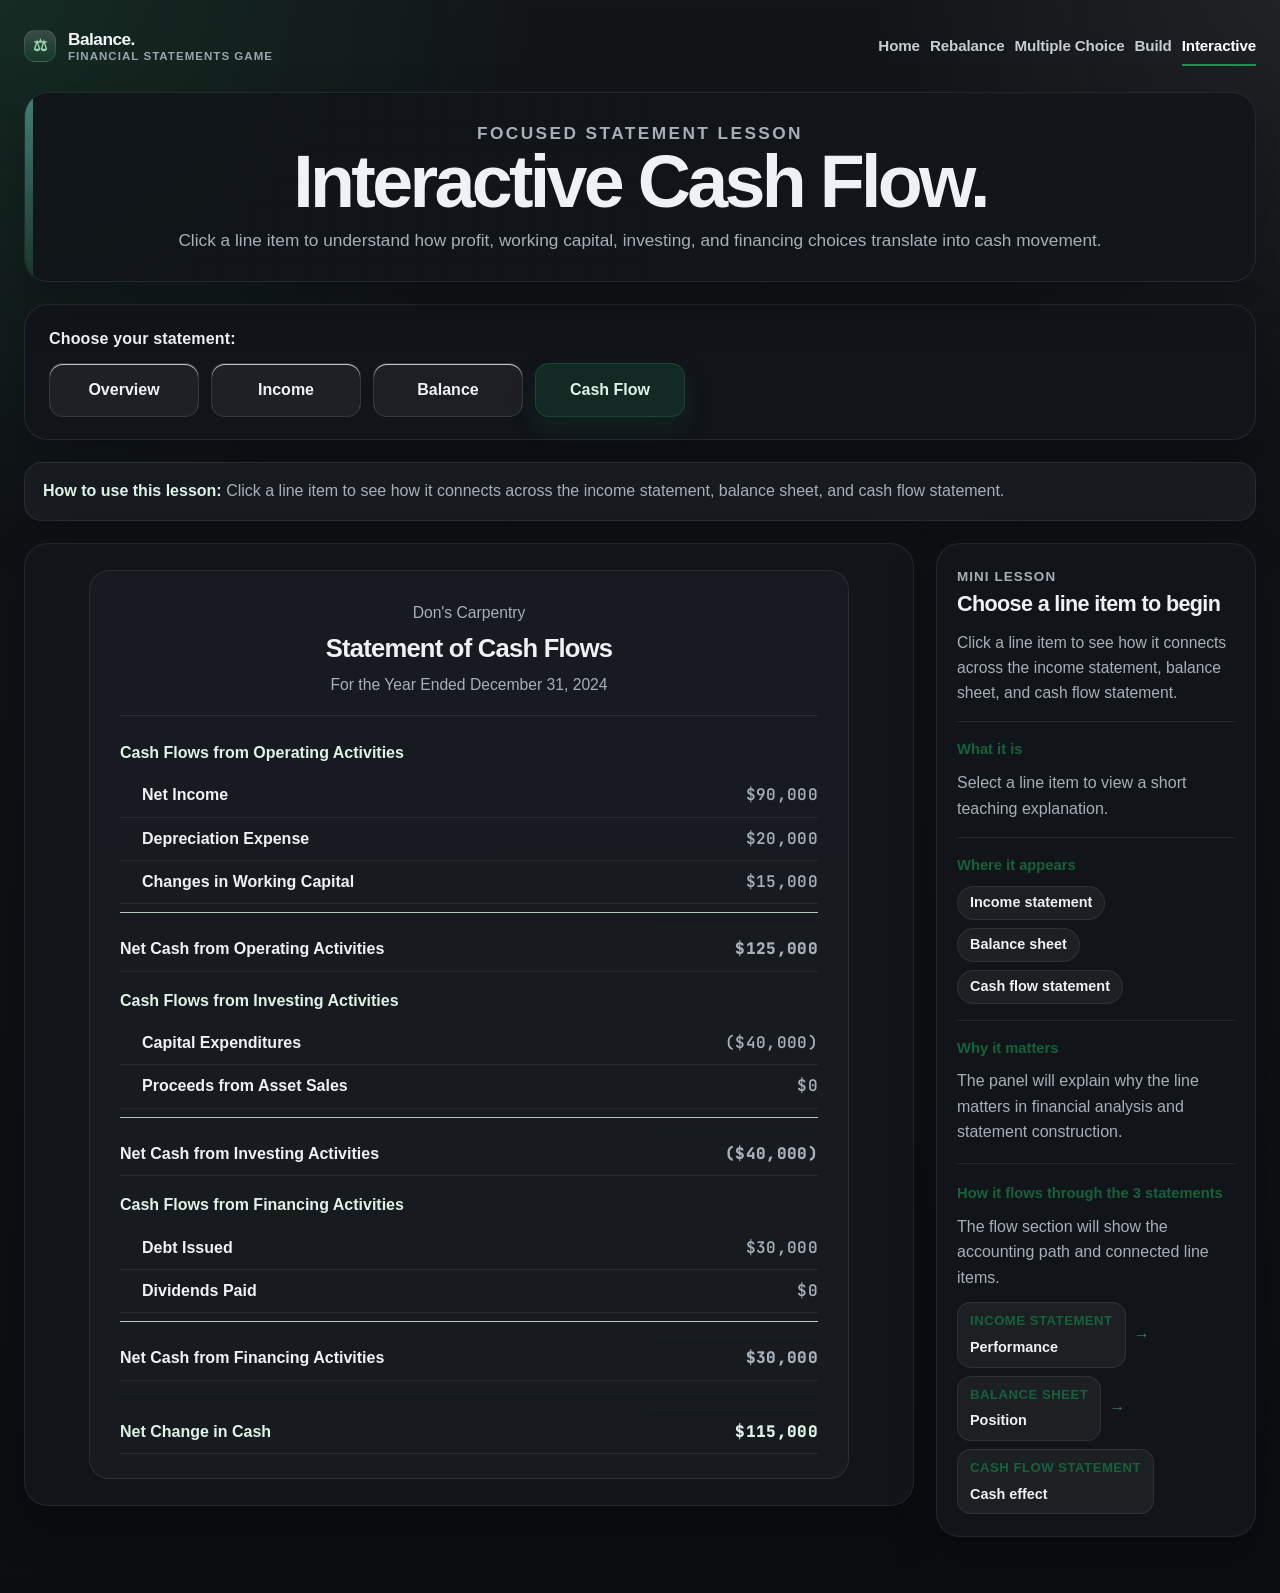
<file: interactive-cashflow.html>
<!DOCTYPE html>
<html lang="en">
<head>
  <meta charset="UTF-8" />
  <meta name="viewport" content="width=device-width, initial-scale=1.0" />
  <title>Interactive Cash Flow Statement | Interactive Accounting Game</title>
  <link rel="stylesheet" href="styles.css" />
</head>
<body data-mode="interactive">
  <header class="site-header">
    <div class="container header-inner page-topbar">
      <a href="index.html" class="brand-pill" aria-label="Balance home">
        <span class="brand-mark brand-mark-scale" aria-hidden="true">⚖</span>
        <span class="brand-lockup">
          <span class="brand-name">Balance.</span>
          <span class="brand-tagline">Financial Statements Game</span>
        </span>
      </a>
      <nav class="page-nav">
        <a href="index.html">Home</a>
        <a href="rebalance.html">Rebalance</a>
        <a href="multiple-choice.html">Multiple Choice</a>
        <a href="build.html">Build</a>
        <a href="interactive.html" class="active">Interactive</a>
      </nav>
      <details class="mobile-nav">
        <summary>Menu</summary>
        <nav class="mobile-nav-menu">
          <a href="index.html">Home</a>
          <a href="rebalance.html">Rebalance</a>
          <a href="multiple-choice.html">Multiple Choice</a>
          <a href="build.html">Build</a>
          <a href="interactive.html" class="active">Interactive</a>
        </nav>
      </details>
    </div>
  </header>

  <main class="container quiz-page">
    <section class="quiz-hero">
      <p class="quiz-hero-eyebrow">Focused statement lesson</p>
      <h1>Interactive Cash Flow.</h1>
      <p>Click a line item to understand how profit, working capital, investing, and financing choices translate into cash movement.</p>
    </section>

    <section class="build-mode-picker interactive-picker" aria-label="Statement picker">
      <p class="build-mode-picker-title">Choose your statement:</p>
      <div class="build-mode-picker-links">
        <a href="interactive.html" class="secondary-link-btn build-mode-link">Overview</a>
        <a href="interactive-income.html" class="secondary-link-btn build-mode-link">Income</a>
        <a href="interactive-balance.html" class="secondary-link-btn build-mode-link">Balance</a>
        <a href="interactive-cashflow.html" class="secondary-link-btn build-mode-link active" aria-current="page">Cash Flow</a>
      </div>
    </section>

    <section class="interactive-instructions" aria-label="Interactive guide">
      <p><strong>How to use this lesson:</strong> Click a line item to see how it connects across the income statement, balance sheet, and cash flow statement.</p>
    </section>

    <section class="statement-detail-layout">
      <div class="statement-view-card">
        <div class="statement-view-sheet">
          <div class="statement-view-meta">
            <p class="statement-view-company">Don's Carpentry</p>
            <h2>Statement of Cash Flows</h2>
            <p class="statement-view-period">For the Year Ended December 31, 2024</p>
          </div>

          <div class="statement-lines">
            <div class="line-item line-item-section" data-id="operating-activities"><span class="line-label">Cash Flows from Operating Activities</span><span class="line-value"></span></div>
            <div class="line-item line-item-indented" data-id="net-income"><span class="line-label">Net Income</span><span class="line-value">$90,000</span></div>
            <div class="line-item line-item-indented" data-id="depreciation"><span class="line-label">Depreciation Expense</span><span class="line-value">$20,000</span></div>
            <div class="line-item line-item-indented" data-id="changes-in-working-capital"><span class="line-label">Changes in Working Capital</span><span class="line-value">$15,000</span></div>
            <div class="line-item line-item-subtotal" data-id="net-cash-operating"><span class="line-label">Net Cash from Operating Activities</span><span class="line-value">$125,000</span></div>
            <div class="line-item line-item-section" data-id="investing-activities"><span class="line-label">Cash Flows from Investing Activities</span><span class="line-value"></span></div>
            <div class="line-item line-item-indented" data-id="capital-expenditures"><span class="line-label">Capital Expenditures</span><span class="line-value">($40,000)</span></div>
            <div class="line-item line-item-indented" data-id="asset-sales"><span class="line-label">Proceeds from Asset Sales</span><span class="line-value">$0</span></div>
            <div class="line-item line-item-subtotal" data-id="net-cash-investing"><span class="line-label">Net Cash from Investing Activities</span><span class="line-value">($40,000)</span></div>
            <div class="line-item line-item-section" data-id="financing-activities"><span class="line-label">Cash Flows from Financing Activities</span><span class="line-value"></span></div>
            <div class="line-item line-item-indented" data-id="debt-issued"><span class="line-label">Debt Issued</span><span class="line-value">$30,000</span></div>
            <div class="line-item line-item-indented" data-id="dividends-paid"><span class="line-label">Dividends Paid</span><span class="line-value">$0</span></div>
            <div class="line-item line-item-subtotal" data-id="net-cash-financing"><span class="line-label">Net Cash from Financing Activities</span><span class="line-value">$30,000</span></div>
            <div class="line-item line-item-total" data-id="net-change-in-cash"><span class="line-label">Net Change in Cash</span><span class="line-value">$115,000</span></div>
          </div>
        </div>
      </div>

      <aside class="interactive-detail-panel" aria-label="Line item lesson">
        <p class="interactive-detail-eyebrow">Mini Lesson</p>
        <h3 id="detail-title">Choose a line item to begin</h3>
        <p class="interactive-detail-intro" id="detail-intro">Click a line item to see how it connects across the income statement, balance sheet, and cash flow statement.</p>
        <div class="interactive-detail-section">
          <p class="interactive-detail-label">What it is</p>
          <p id="detail-what">Select a line item to view a short teaching explanation.</p>
        </div>
        <div class="interactive-detail-section">
          <p class="interactive-detail-label">Where it appears</p>
          <div class="detail-tag-list" id="detail-where">
            <span class="detail-tag">Cash flow statement</span>
          </div>
        </div>
        <div class="interactive-detail-section">
          <p class="interactive-detail-label">Why it matters</p>
          <p id="detail-why">The panel will explain why the line matters in financial analysis and statement construction.</p>
        </div>
        <div class="interactive-detail-flow">
          <p class="interactive-detail-label">How it flows through the 3 statements</p>
          <p id="detail-flow">The flow section will show the accounting path and connected line items.</p>
          <div class="detail-flow-path" id="detail-flow-path">
            <span class="detail-flow-chip">Income Statement</span>
            <span class="detail-flow-arrow" aria-hidden="true">→</span>
            <span class="detail-flow-chip">Balance Sheet</span>
            <span class="detail-flow-arrow" aria-hidden="true">→</span>
            <span class="detail-flow-chip">Cash Flow Statement</span>
          </div>
        </div>
      </aside>
    </section>
  </main>
  <script src="interactive.js"></script>
</body>
</html>
</file>
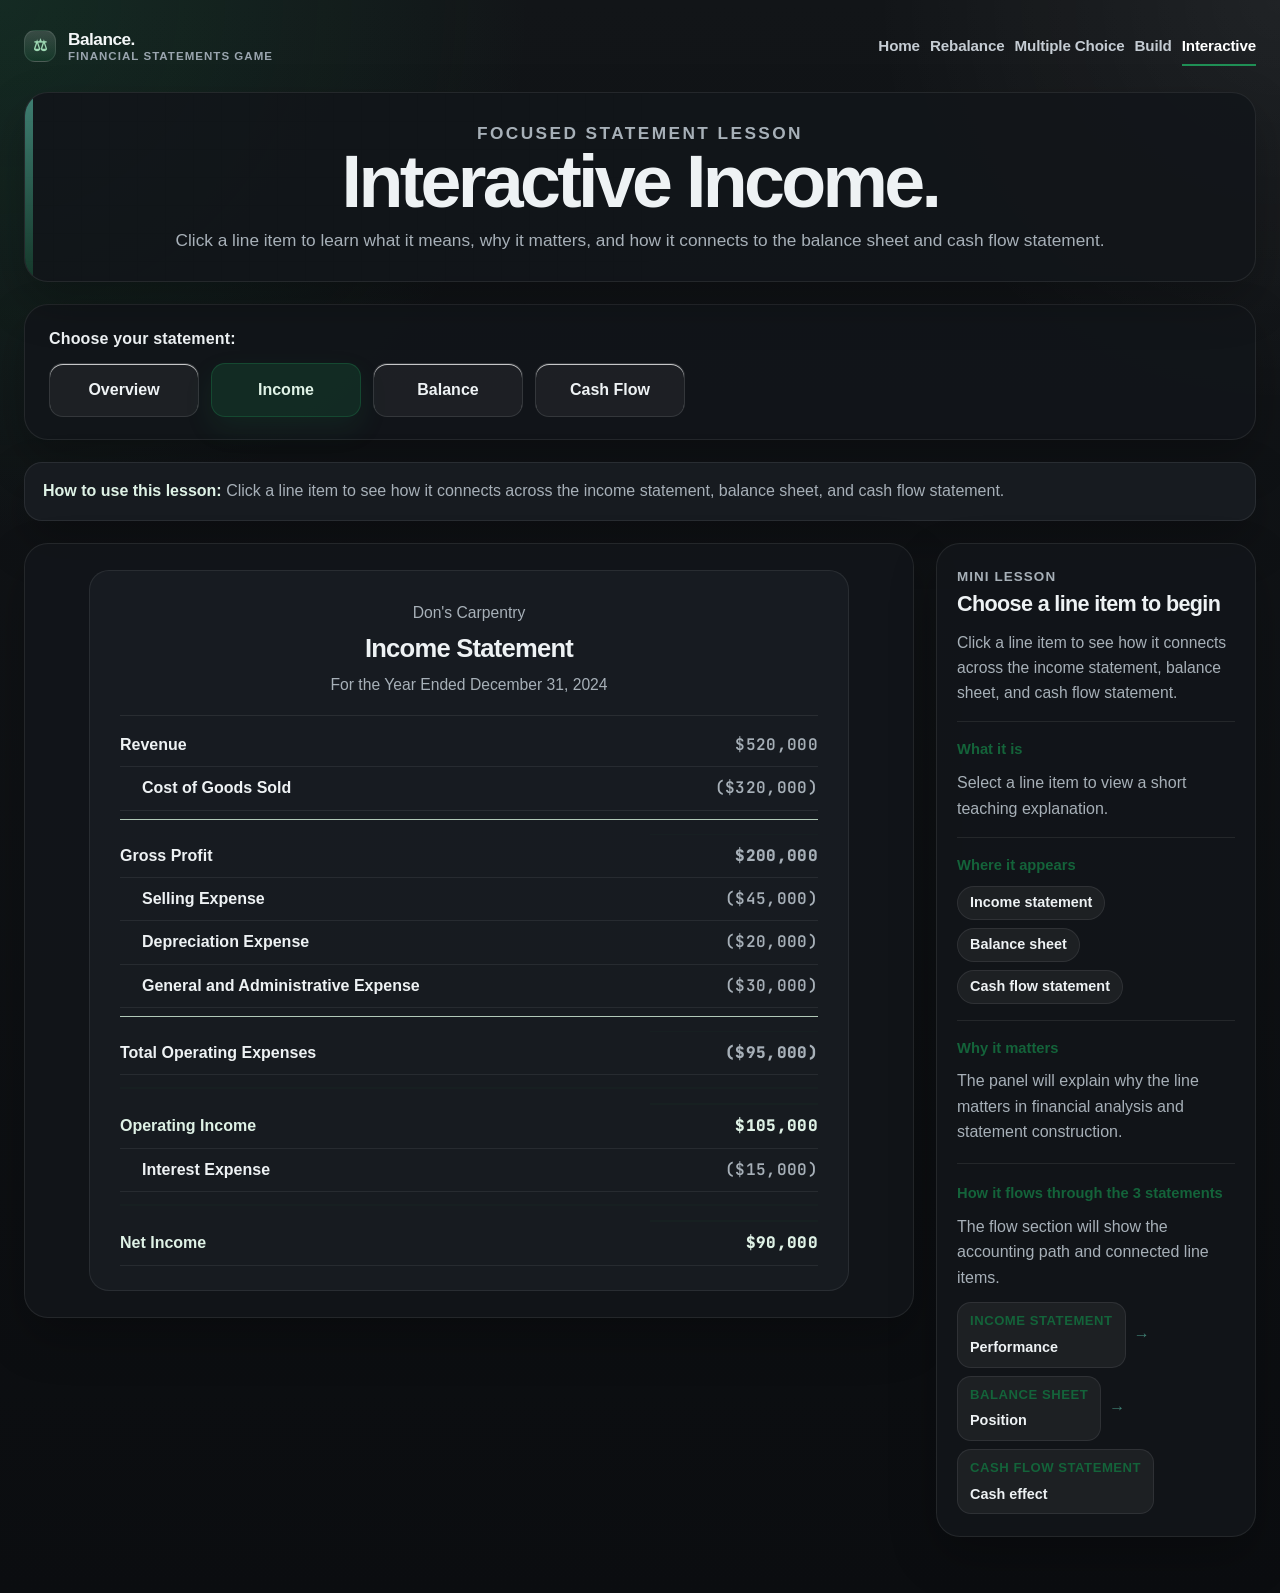
<file: interactive-income.html>
<!DOCTYPE html>
<html lang="en">
<head>
  <meta charset="UTF-8" />
  <meta name="viewport" content="width=device-width, initial-scale=1.0" />
  <title>Interactive Income Statement | Interactive Accounting Game</title>
  <link rel="stylesheet" href="styles.css" />
</head>
<body data-mode="interactive">
  <header class="site-header">
    <div class="container header-inner page-topbar">
      <a href="index.html" class="brand-pill" aria-label="Balance home">
        <span class="brand-mark brand-mark-scale" aria-hidden="true">⚖</span>
        <span class="brand-lockup">
          <span class="brand-name">Balance.</span>
          <span class="brand-tagline">Financial Statements Game</span>
        </span>
      </a>
      <nav class="page-nav">
        <a href="index.html">Home</a>
        <a href="rebalance.html">Rebalance</a>
        <a href="multiple-choice.html">Multiple Choice</a>
        <a href="build.html">Build</a>
        <a href="interactive.html" class="active">Interactive</a>
      </nav>
      <details class="mobile-nav">
        <summary>Menu</summary>
        <nav class="mobile-nav-menu">
          <a href="index.html">Home</a>
          <a href="rebalance.html">Rebalance</a>
          <a href="multiple-choice.html">Multiple Choice</a>
          <a href="build.html">Build</a>
          <a href="interactive.html" class="active">Interactive</a>
        </nav>
      </details>
    </div>
  </header>

  <main class="container quiz-page">
    <section class="quiz-hero">
      <p class="quiz-hero-eyebrow">Focused statement lesson</p>
      <h1>Interactive Income.</h1>
      <p>Click a line item to learn what it means, why it matters, and how it connects to the balance sheet and cash flow statement.</p>
    </section>

    <section class="build-mode-picker interactive-picker" aria-label="Statement picker">
      <p class="build-mode-picker-title">Choose your statement:</p>
      <div class="build-mode-picker-links">
        <a href="interactive.html" class="secondary-link-btn build-mode-link">Overview</a>
        <a href="interactive-income.html" class="secondary-link-btn build-mode-link active" aria-current="page">Income</a>
        <a href="interactive-balance.html" class="secondary-link-btn build-mode-link">Balance</a>
        <a href="interactive-cashflow.html" class="secondary-link-btn build-mode-link">Cash Flow</a>
      </div>
    </section>

    <section class="interactive-instructions" aria-label="Interactive guide">
      <p><strong>How to use this lesson:</strong> Click a line item to see how it connects across the income statement, balance sheet, and cash flow statement.</p>
    </section>

    <section class="statement-detail-layout">
      <div class="statement-view-card">
        <div class="statement-view-sheet">
          <div class="statement-view-meta">
            <p class="statement-view-company">Don's Carpentry</p>
            <h2>Income Statement</h2>
            <p class="statement-view-period">For the Year Ended December 31, 2024</p>
          </div>

          <div class="statement-lines">
            <div class="line-item" data-id="revenue"><span class="line-label">Revenue</span><span class="line-value">$520,000</span></div>
            <div class="line-item line-item-indented" data-id="cost-of-goods-sold"><span class="line-label">Cost of Goods Sold</span><span class="line-value">($320,000)</span></div>
            <div class="line-item line-item-subtotal" data-id="gross-profit"><span class="line-label">Gross Profit</span><span class="line-value">$200,000</span></div>
            <div class="line-item line-item-indented" data-id="selling-expense"><span class="line-label">Selling Expense</span><span class="line-value">($45,000)</span></div>
            <div class="line-item line-item-indented" data-id="depreciation"><span class="line-label">Depreciation Expense</span><span class="line-value">($20,000)</span></div>
            <div class="line-item line-item-indented" data-id="general-and-admin"><span class="line-label">General and Administrative Expense</span><span class="line-value">($30,000)</span></div>
            <div class="line-item line-item-subtotal" data-id="total-operating-expenses"><span class="line-label">Total Operating Expenses</span><span class="line-value">($95,000)</span></div>
            <div class="line-item line-item-total" data-id="operating-income"><span class="line-label">Operating Income</span><span class="line-value">$105,000</span></div>
            <div class="line-item line-item-indented" data-id="interest-expense"><span class="line-label">Interest Expense</span><span class="line-value">($15,000)</span></div>
            <div class="line-item line-item-total" data-id="net-income"><span class="line-label">Net Income</span><span class="line-value">$90,000</span></div>
          </div>
        </div>
      </div>

      <aside class="interactive-detail-panel" aria-label="Line item lesson">
        <p class="interactive-detail-eyebrow">Mini Lesson</p>
        <h3 id="detail-title">Choose a line item to begin</h3>
        <p class="interactive-detail-intro" id="detail-intro">Click a line item to see how it connects across the income statement, balance sheet, and cash flow statement.</p>
        <div class="interactive-detail-section">
          <p class="interactive-detail-label">What it is</p>
          <p id="detail-what">Select a line item to view a short teaching explanation.</p>
        </div>
        <div class="interactive-detail-section">
          <p class="interactive-detail-label">Where it appears</p>
          <div class="detail-tag-list" id="detail-where">
            <span class="detail-tag">Income statement</span>
          </div>
        </div>
        <div class="interactive-detail-section">
          <p class="interactive-detail-label">Why it matters</p>
          <p id="detail-why">The panel will explain why the line matters in financial analysis and statement construction.</p>
        </div>
        <div class="interactive-detail-flow">
          <p class="interactive-detail-label">How it flows through the 3 statements</p>
          <p id="detail-flow">The flow section will show the accounting path and connected line items.</p>
          <div class="detail-flow-path" id="detail-flow-path">
            <span class="detail-flow-chip">Income Statement</span>
            <span class="detail-flow-arrow" aria-hidden="true">→</span>
            <span class="detail-flow-chip">Balance Sheet</span>
            <span class="detail-flow-arrow" aria-hidden="true">→</span>
            <span class="detail-flow-chip">Cash Flow Statement</span>
          </div>
        </div>
      </aside>
    </section>
  </main>
  <script src="interactive.js"></script>
</body>
</html>
</file>
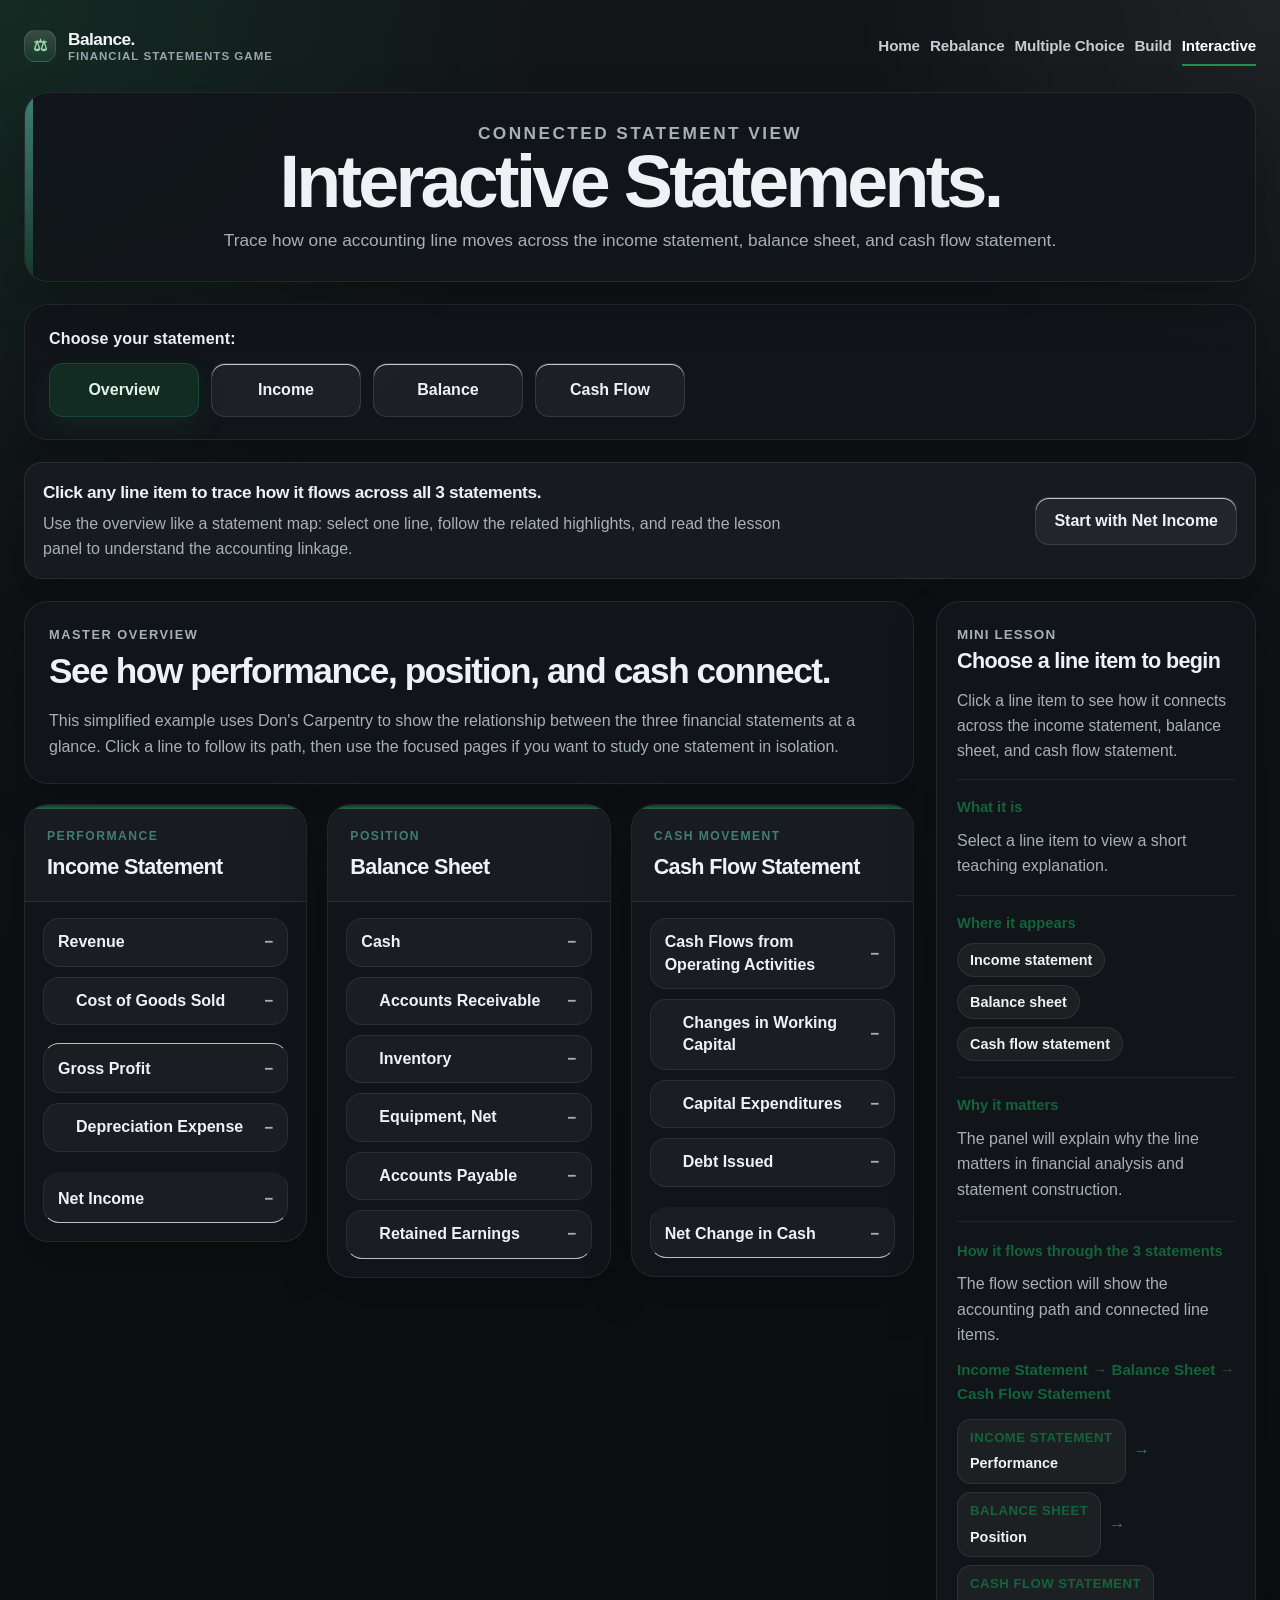
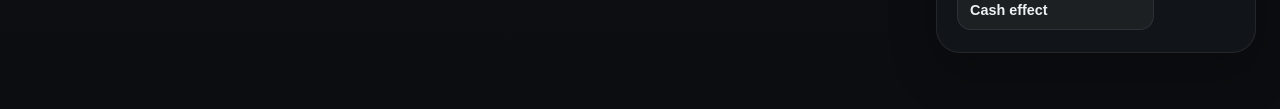
<file: interactive.html>
<!DOCTYPE html>
<html lang="en">
<head>
  <meta charset="UTF-8" />
  <meta name="viewport" content="width=device-width, initial-scale=1.0" />
  <title>Interactive Statements | Interactive Accounting Game</title>
  <link rel="stylesheet" href="styles.css" />
</head>
<body data-mode="interactive">
  <header class="site-header">
    <div class="container header-inner page-topbar">
      <a href="index.html" class="brand-pill" aria-label="Balance home">
        <span class="brand-mark brand-mark-scale" aria-hidden="true">⚖</span>
        <span class="brand-lockup">
          <span class="brand-name">Balance.</span>
          <span class="brand-tagline">Financial Statements Game</span>
        </span>
      </a>
      <nav class="page-nav">
        <a href="index.html">Home</a>
        <a href="rebalance.html">Rebalance</a>
        <a href="multiple-choice.html">Multiple Choice</a>
        <a href="build.html">Build</a>
        <a href="interactive.html" class="active">Interactive</a>
      </nav>
      <details class="mobile-nav">
        <summary>Menu</summary>
        <nav class="mobile-nav-menu">
          <a href="index.html">Home</a>
          <a href="rebalance.html">Rebalance</a>
          <a href="multiple-choice.html">Multiple Choice</a>
          <a href="build.html">Build</a>
          <a href="interactive.html" class="active">Interactive</a>
        </nav>
      </details>
    </div>
  </header>

  <main class="container quiz-page">
    <section class="quiz-hero">
      <p class="quiz-hero-eyebrow">Connected statement view</p>
      <h1>Interactive Statements.</h1>
      <p>Trace how one accounting line moves across the income statement, balance sheet, and cash flow statement.</p>
    </section>

    <section class="build-mode-picker interactive-picker" aria-label="Statement picker">
      <p class="build-mode-picker-title">Choose your statement:</p>
      <div class="build-mode-picker-links">
        <a href="interactive.html" class="secondary-link-btn build-mode-link active" aria-current="page">Overview</a>
        <a href="interactive-income.html" class="secondary-link-btn build-mode-link">Income</a>
        <a href="interactive-balance.html" class="secondary-link-btn build-mode-link">Balance</a>
        <a href="interactive-cashflow.html" class="secondary-link-btn build-mode-link">Cash Flow</a>
      </div>
    </section>

    <section class="interactive-instructions interactive-instructions-hero" aria-label="Interactive guide">
      <div class="interactive-instructions-copy">
        <p class="interactive-instructions-title">Click any line item to trace how it flows across all 3 statements.</p>
        <p class="interactive-instructions-text">Use the overview like a statement map: select one line, follow the related highlights, and read the lesson panel to understand the accounting linkage.</p>
      </div>
      <button type="button" class="secondary-btn interactive-start-btn" id="start-net-income-btn" data-start-id="net-income">Start with Net Income</button>
    </section>

    <section class="statement-detail-layout statement-detail-layout-overview">
      <div>
        <section class="interactive-summary-card" aria-label="Overview summary">
          <p class="interactive-summary-eyebrow">Master overview</p>
          <h2>See how performance, position, and cash connect.</h2>
          <p>This simplified example uses Don's Carpentry to show the relationship between the three financial statements at a glance. Click a line to follow its path, then use the focused pages if you want to study one statement in isolation.</p>
        </section>

        <section class="interactive-layout" aria-label="Connected financial statements">
          <article class="statement-card">
            <div class="statement-card-header">
              <p class="statement-card-kicker">Performance</p>
              <h2>Income Statement</h2>
            </div>
            <div class="statement-card-body">
              <div class="line-item" data-id="revenue"><span class="line-label">Revenue</span><span class="line-value">—</span></div>
              <div class="line-item line-item-indented" data-id="cost-of-goods-sold"><span class="line-label">Cost of Goods Sold</span><span class="line-value">—</span></div>
              <div class="line-item line-item-subtotal" data-id="gross-profit"><span class="line-label">Gross Profit</span><span class="line-value">—</span></div>
              <div class="line-item line-item-indented" data-id="depreciation"><span class="line-label">Depreciation Expense</span><span class="line-value">—</span></div>
              <div class="line-item line-item-total" data-id="net-income"><span class="line-label">Net Income</span><span class="line-value">—</span></div>
            </div>
          </article>

          <article class="statement-card">
            <div class="statement-card-header">
              <p class="statement-card-kicker">Position</p>
              <h2>Balance Sheet</h2>
            </div>
            <div class="statement-card-body">
              <div class="line-item" data-id="cash"><span class="line-label">Cash</span><span class="line-value">—</span></div>
              <div class="line-item line-item-indented" data-id="accounts-receivable"><span class="line-label">Accounts Receivable</span><span class="line-value">—</span></div>
              <div class="line-item line-item-indented" data-id="inventory"><span class="line-label">Inventory</span><span class="line-value">—</span></div>
              <div class="line-item line-item-indented" data-id="equipment"><span class="line-label">Equipment, Net</span><span class="line-value">—</span></div>
              <div class="line-item line-item-indented" data-id="accounts-payable"><span class="line-label">Accounts Payable</span><span class="line-value">—</span></div>
              <div class="line-item line-item-indented" data-id="retained-earnings"><span class="line-label">Retained Earnings</span><span class="line-value">—</span></div>
            </div>
          </article>

          <article class="statement-card">
            <div class="statement-card-header">
              <p class="statement-card-kicker">Cash movement</p>
              <h2>Cash Flow Statement</h2>
            </div>
            <div class="statement-card-body">
              <div class="line-item" data-id="net-cash-operating"><span class="line-label">Cash Flows from Operating Activities</span><span class="line-value">—</span></div>
              <div class="line-item line-item-indented" data-id="changes-in-working-capital"><span class="line-label">Changes in Working Capital</span><span class="line-value">—</span></div>
              <div class="line-item line-item-indented" data-id="capital-expenditures"><span class="line-label">Capital Expenditures</span><span class="line-value">—</span></div>
              <div class="line-item line-item-indented" data-id="debt-issued"><span class="line-label">Debt Issued</span><span class="line-value">—</span></div>
              <div class="line-item line-item-total" data-id="net-change-in-cash"><span class="line-label">Net Change in Cash</span><span class="line-value">—</span></div>
            </div>
          </article>
        </section>
      </div>

      <aside class="interactive-detail-panel" aria-label="Line item lesson">
        <p class="interactive-detail-eyebrow">Mini Lesson</p>
        <h3 id="detail-title">Choose a line item to begin</h3>
        <p class="interactive-detail-intro" id="detail-intro">Click a line item to see how it connects across the income statement, balance sheet, and cash flow statement.</p>
        <div class="interactive-detail-section">
          <p class="interactive-detail-label">What it is</p>
          <p id="detail-what">Select a line item to view a short teaching explanation.</p>
        </div>
        <div class="interactive-detail-section">
          <p class="interactive-detail-label">Where it appears</p>
          <div class="detail-tag-list" id="detail-where">
            <span class="detail-tag">Income statement</span>
            <span class="detail-tag">Balance sheet</span>
            <span class="detail-tag">Cash flow statement</span>
          </div>
        </div>
        <div class="interactive-detail-section">
          <p class="interactive-detail-label">Why it matters</p>
          <p id="detail-why">The panel will explain why the line matters in financial analysis and statement construction.</p>
        </div>
        <div class="interactive-detail-flow">
          <p class="interactive-detail-label">How it flows through the 3 statements</p>
          <p id="detail-flow">The flow section will show the accounting path and connected line items.</p>
          <p class="interactive-detail-sequence" id="detail-flow-sequence">Income Statement → Balance Sheet → Cash Flow Statement</p>
          <div class="detail-flow-path" id="detail-flow-path">
            <span class="detail-flow-chip">Income Statement</span>
            <span class="detail-flow-arrow" aria-hidden="true">→</span>
            <span class="detail-flow-chip">Balance Sheet</span>
            <span class="detail-flow-arrow" aria-hidden="true">→</span>
            <span class="detail-flow-chip">Cash Flow Statement</span>
          </div>
        </div>
      </aside>
    </section>
  </main>
  <script src="interactive.js"></script>
</body>
</html>
</file>
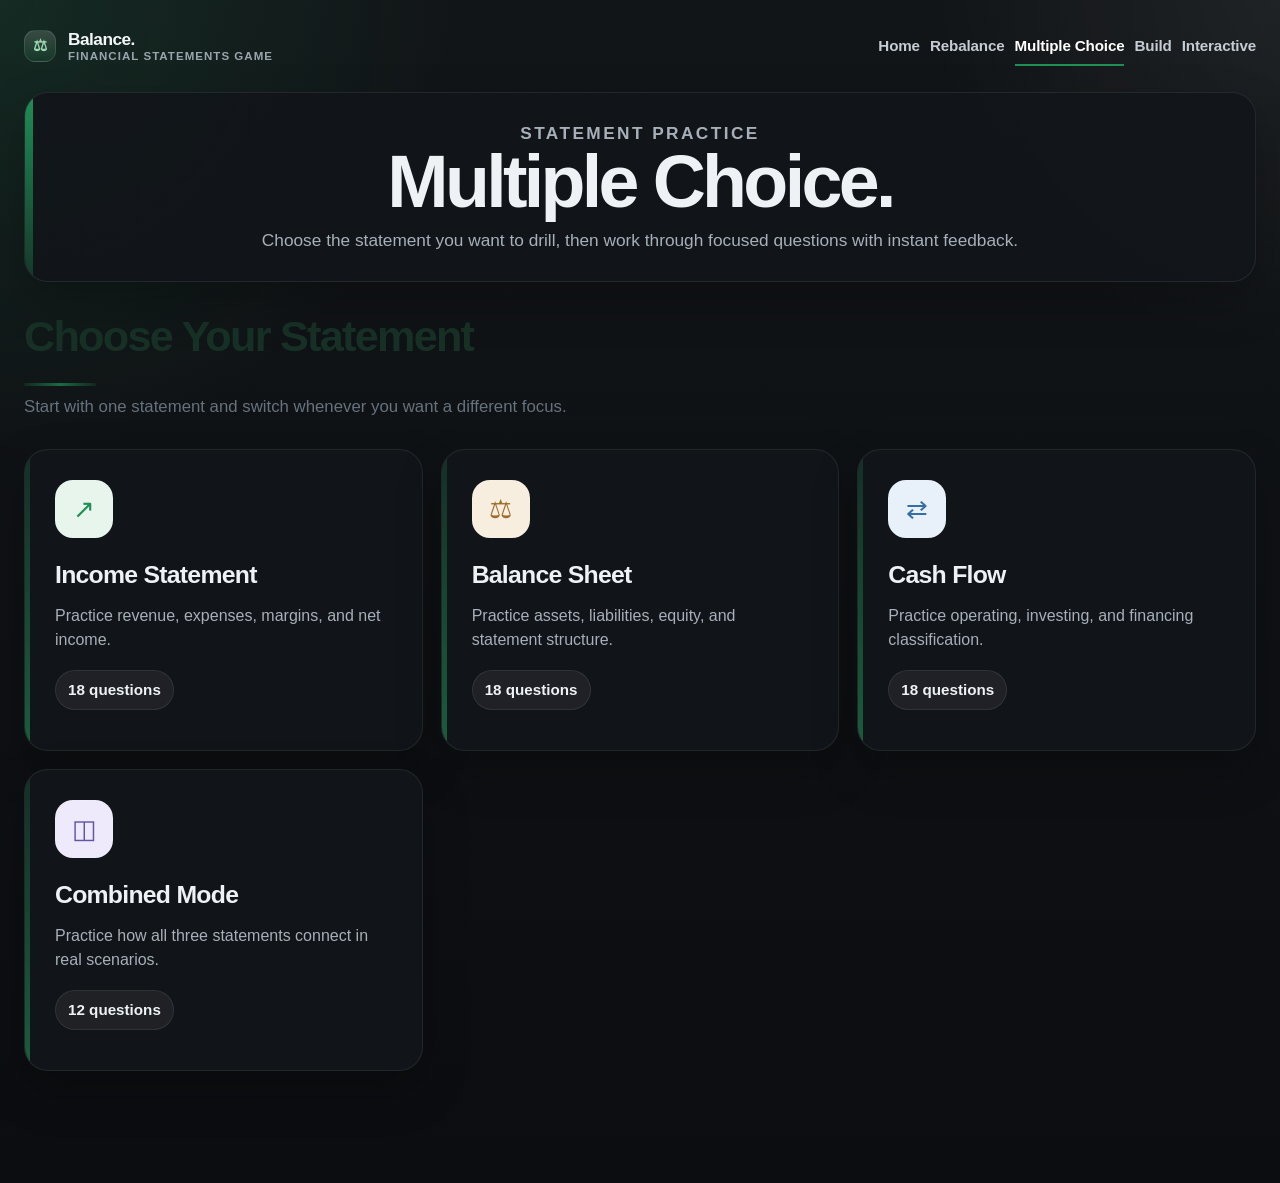
<file: multiple-choice.html>
<!DOCTYPE html>
<html lang="en">
<head>
  <meta charset="UTF-8" />
  <meta name="viewport" content="width=device-width, initial-scale=1.0" />
  <title>Multiple Choice | Interactive Accounting Game</title>
  <link rel="stylesheet" href="styles.css" />
</head>
<body data-mode="multiple-choice">
  <header class="site-header">
    <div class="container header-inner page-topbar">
      <a href="index.html" class="brand-pill" aria-label="Balance home">
        <span class="brand-mark brand-mark-scale" aria-hidden="true">⚖</span>
        <span class="brand-lockup">
          <span class="brand-name">Balance.</span>
          <span class="brand-tagline">Financial Statements Game</span>
        </span>
      </a>
      <nav class="page-nav">
        <a href="index.html">Home</a>
        <a href="rebalance.html">Rebalance</a>
        <a href="multiple-choice.html" class="active">Multiple Choice</a>
        <a href="build.html">Build</a>
        <a href="interactive.html">Interactive</a>
      </nav>
      <details class="mobile-nav">
        <summary>Menu</summary>
        <nav class="mobile-nav-menu">
          <a href="index.html">Home</a>
          <a href="rebalance.html">Rebalance</a>
          <a href="multiple-choice.html" class="active">Multiple Choice</a>
          <a href="build.html">Build</a>
          <a href="interactive.html">Interactive</a>
        </nav>
      </details>
    </div>
  </header>

  <main class="container quiz-page">
    <section class="quiz-hero">
      <p class="quiz-hero-eyebrow">Statement practice</p>
      <h1>Multiple Choice.</h1>
      <p>Choose the statement you want to drill, then work through focused questions with instant feedback.</p>
    </section>

    <section class="mode-section multiple-choice-picker">
      <div class="section-heading">
        <h2>Choose Your Statement</h2>
        <p>Start with one statement and switch whenever you want a different focus.</p>
      </div>

      <div class="mode-grid statement-choice-grid">
        <a class="mode-card" href="income.html">
          <div class="mode-icon green">↗</div>
          <h3>Income Statement</h3>
          <p>Practice revenue, expenses, margins, and net income.</p>
          <span class="question-tag">18 questions</span>
          <span class="best-score-text" data-best-score="balance_income_best"></span>
        </a>

        <a class="mode-card" href="balance.html">
          <div class="mode-icon orange">⚖</div>
          <h3>Balance Sheet</h3>
          <p>Practice assets, liabilities, equity, and statement structure.</p>
          <span class="question-tag">18 questions</span>
          <span class="best-score-text" data-best-score="balance_balance_best"></span>
        </a>

        <a class="mode-card" href="cashflow.html">
          <div class="mode-icon blue">⇄</div>
          <h3>Cash Flow</h3>
          <p>Practice operating, investing, and financing classification.</p>
          <span class="question-tag">18 questions</span>
          <span class="best-score-text" data-best-score="balance_cashflow_best"></span>
        </a>

        <a class="mode-card" href="combined.html">
          <div class="mode-icon purple">◫</div>
          <h3>Combined Mode</h3>
          <p>Practice how all three statements connect in real scenarios.</p>
          <span class="question-tag">12 questions</span>
          <span class="best-score-text" data-best-score="balance_combined_best"></span>
        </a>
      </div>
    </section>
  </main>

  <script>
    (function () {
      const bestScoreEls = Array.from(document.querySelectorAll("[data-best-score]"));

      bestScoreEls.forEach(el => {
        const key = el.dataset.bestScore;
        if (!key) return;

        const raw = localStorage.getItem(key);
        if (!raw) return;

        try {
          const parsed = JSON.parse(raw);
          if (!parsed || !Number.isFinite(parsed.score) || !Number.isFinite(parsed.total)) return;
          el.textContent = `Best: ${parsed.score} / ${parsed.total}`;
        } catch (_error) {
          el.textContent = "";
        }
      });
    })();
  </script>
</body>
</html>
</file>
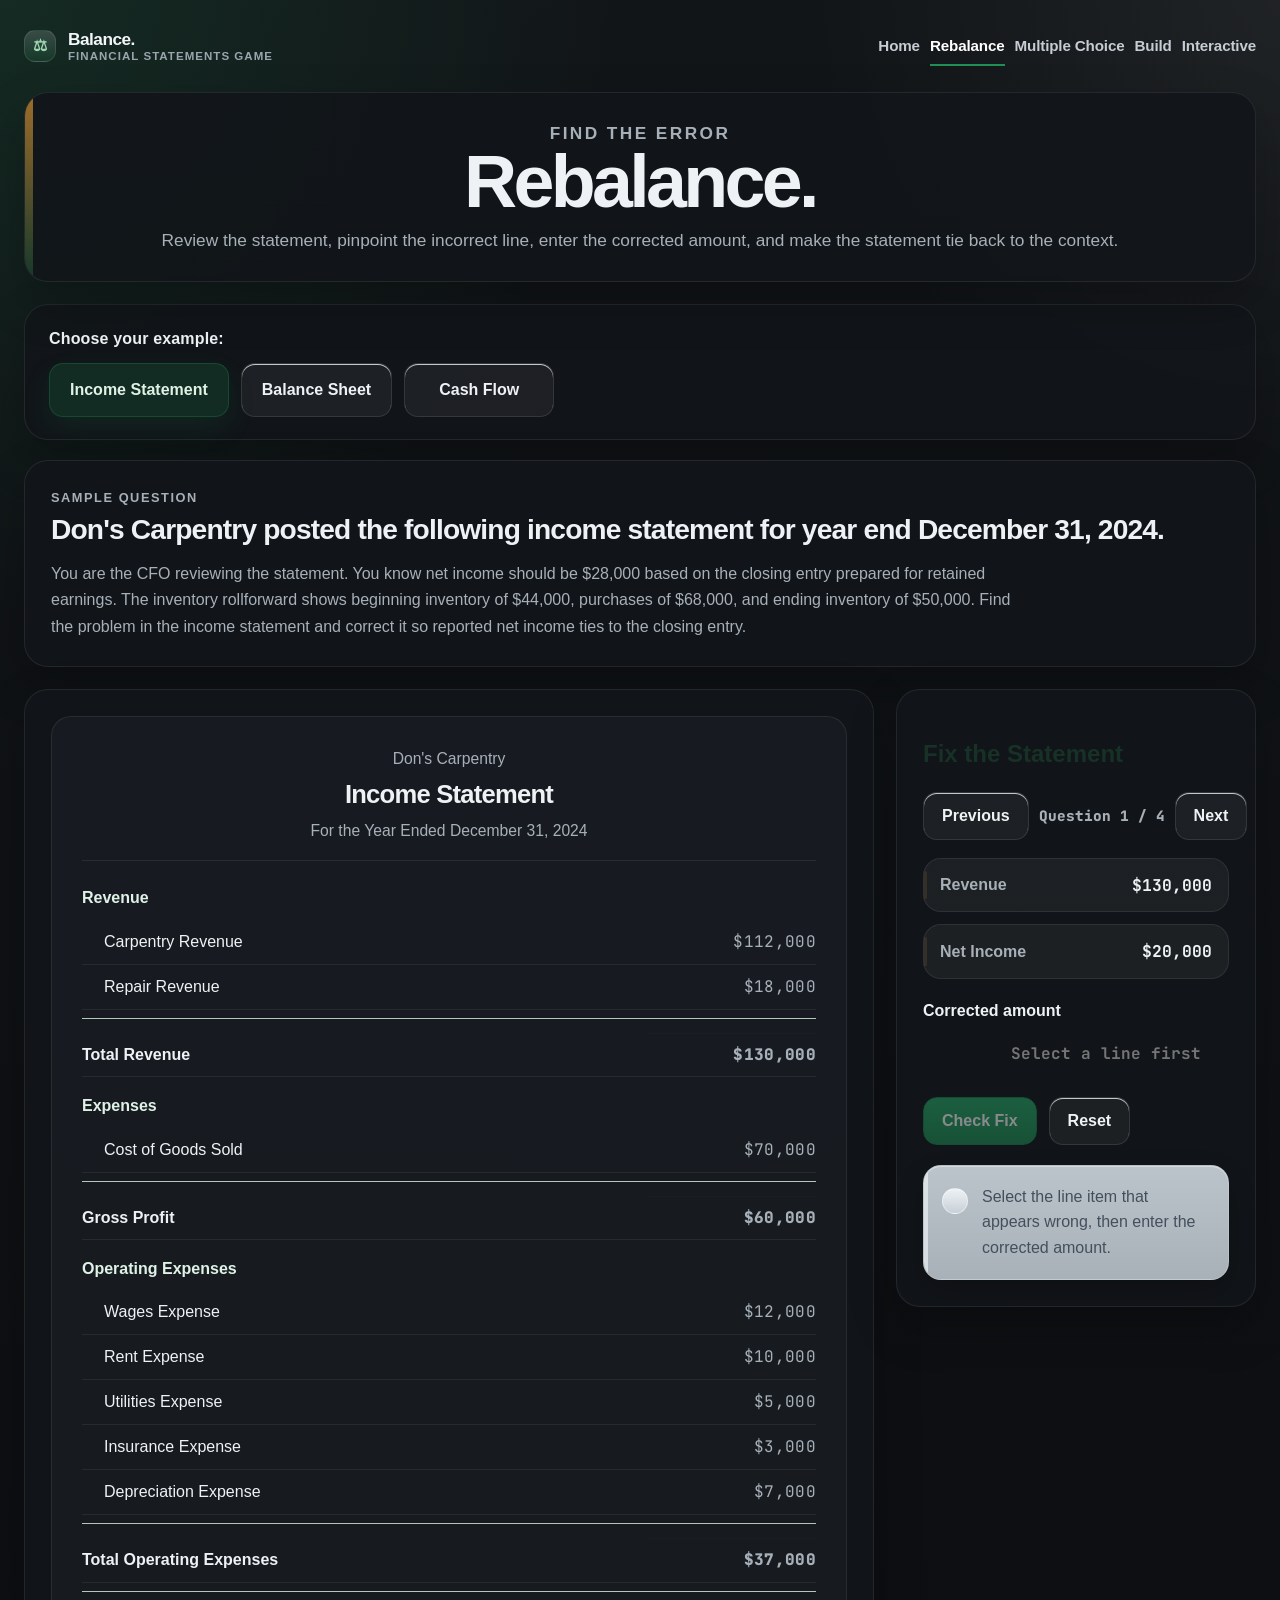
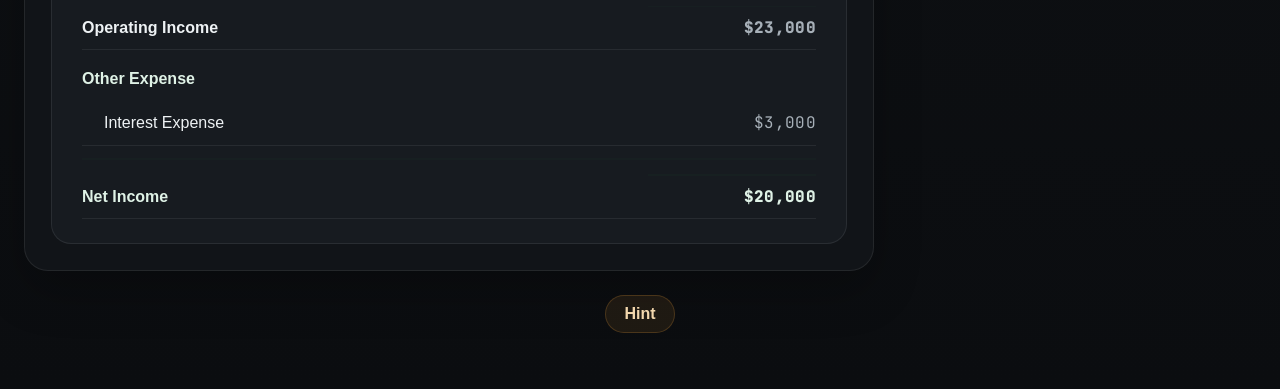
<file: rebalance.html>
<!DOCTYPE html>
<html lang="en">
<head>
  <meta charset="UTF-8" />
  <meta name="viewport" content="width=device-width, initial-scale=1.0" />
  <title>Rebalance | Interactive Accounting Game</title>
  <link rel="stylesheet" href="styles.css" />
</head>
<body data-mode="rebalance">
  <header class="site-header">
    <div class="container header-inner page-topbar">
      <a href="index.html" class="brand-pill" aria-label="Balance home">
        <span class="brand-mark brand-mark-scale" aria-hidden="true">⚖</span>
        <span class="brand-lockup">
          <span class="brand-name">Balance.</span>
          <span class="brand-tagline">Financial Statements Game</span>
        </span>
      </a>
      <nav class="page-nav">
        <a href="index.html">Home</a>
        <a href="rebalance.html" class="active">Rebalance</a>
        <a href="multiple-choice.html">Multiple Choice</a>
        <a href="build.html">Build</a>
        <a href="interactive.html">Interactive</a>
      </nav>
      <details class="mobile-nav">
        <summary>Menu</summary>
        <nav class="mobile-nav-menu">
          <a href="index.html">Home</a>
          <a href="rebalance.html" class="active">Rebalance</a>
          <a href="multiple-choice.html">Multiple Choice</a>
          <a href="build.html">Build</a>
          <a href="interactive.html">Interactive</a>
        </nav>
      </details>
    </div>
  </header>

  <main class="container quiz-page">
    <section class="quiz-hero">
      <p class="quiz-hero-eyebrow">Find the error</p>
      <h1>Rebalance.</h1>
      <p>Review the statement, pinpoint the incorrect line, enter the corrected amount, and make the statement tie back to the context.</p>
    </section>

    <section class="build-mode-picker rebalance-example-picker" aria-label="Rebalance example picker">
      <p class="build-mode-picker-title">Choose your example:</p>
      <div class="build-mode-picker-links">
        <button type="button" class="secondary-link-btn build-mode-link active" data-example-id="income">Income Statement</button>
        <button type="button" class="secondary-link-btn build-mode-link" data-example-id="balance">Balance Sheet</button>
        <button type="button" class="secondary-link-btn build-mode-link" data-example-id="cashflow">Cash Flow</button>
      </div>
    </section>

    <section class="quiz-card rebalance-scenario" aria-label="Problem context">
      <p class="rebalance-scenario-kicker">Sample question</p>
      <h2 id="rebalance-scenario-title">Don's Carpentry posted the following income statement for year end December 31, 2024.</h2>
      <p id="rebalance-scenario-copy"></p>
    </section>

    <section class="rebalance-layout">
      <article class="statement-view-card rebalance-statement-card">
        <div class="statement-view-sheet">
          <div class="statement-view-meta">
            <p class="statement-view-company" id="statement-company">Don's Carpentry</p>
            <h2 id="statement-title">Balance Sheet</h2>
            <p class="statement-view-period" id="statement-period">December 31, 2024</p>
          </div>

          <div class="statement-lines rebalance-lines" id="rebalance-lines"></div>
        </div>
      </article>

      <aside class="quiz-card rebalance-panel">
        <h2>Fix the Statement</h2>
        <div class="rebalance-question-nav" aria-label="Rebalance question navigation">
          <button id="rebalance-prev-question" class="secondary-btn" type="button">Previous</button>
          <span id="rebalance-question-count">Question 1 / 4</span>
          <button id="rebalance-next-question" class="secondary-btn" type="button">Next</button>
        </div>
        <div class="stat-list" id="rebalance-stat-list"></div>

        <div class="rebalance-control">
          <label for="corrected-amount">Corrected amount</label>
          <input id="corrected-amount" class="build-value-input" type="number" inputmode="numeric" step="1000" placeholder="Select a line first" disabled />
        </div>

        <div class="quiz-actions rebalance-actions">
          <button id="check-rebalance-btn" class="primary-btn" type="button" disabled>Check Fix</button>
          <button id="reset-rebalance-btn" class="secondary-btn" type="button">Reset</button>
        </div>

        <div class="feedback-box" id="rebalance-feedback">
          Select the line item that appears wrong, then enter the corrected amount.
        </div>
      </aside>
    </section>

    <section class="rebalance-hint-wrap" aria-label="Need a hint">
      <button id="rebalance-hint-btn" class="rebalance-hint-btn" type="button">Hint</button>
    </section>
  </main>

  <div id="rebalance-hint-modal" class="rebalance-hint-modal hidden" role="dialog" aria-modal="true" aria-labelledby="rebalance-hint-title">
    <div class="rebalance-hint-card">
      <button id="rebalance-hint-close" class="rebalance-hint-close" type="button" aria-label="Close hint">×</button>
      <p class="rebalance-scenario-kicker" id="rebalance-hint-title">Hint</p>
      <p id="rebalance-hint-copy">Cost of Goods Sold should come from the cost of the inventory that was actually sold during the period.</p>
    </div>
  </div>

  <script>
    (function () {
      const EXAMPLES = {
        balance: {
          title: "Don's Carpentry posted the following balance sheet for year end December 31, 2024.",
          copy: "You are the CFO reviewing the statement. You know the company should have $275,000 in total liabilities and equity. You also know the company bought equipment at the beginning of the year for $180,000, and that equipment depreciates at a rate of 10% per year. Find the problem in the balance sheet and correct it so the statement rebalances.",
          statementTitle: "Balance Sheet",
          period: "December 31, 2024",
          hint: "We calculate Equipment, Net by subtracting accumulated depreciation.",
          initialLines: {
            cash: 42000,
            accountsReceivable: 28000,
            inventory: 43000,
            equipmentNet: 180000,
            accountsPayable: 39000,
            notePayable: 96000,
            commonStock: 80000,
            retainedEarnings: 60000
          },
          answer: {
            lineId: "equipmentNet",
            correctedValue: 162000,
            success: "Correct. Equipment depreciated by $18,000 for the year, so Equipment, Net should be $162,000. That brings total assets back to $275,000."
          },
          rows: [
            { type: "section", label: "Assets" },
            { id: "cash", label: "Cash" },
            { id: "accountsReceivable", label: "Accounts Receivable" },
            { id: "inventory", label: "Inventory" },
            { id: "equipmentNet", label: "Equipment, Net" },
            { type: "total", label: "Total Assets", value: lines => lines.cash + lines.accountsReceivable + lines.inventory + lines.equipmentNet },
            { type: "section", label: "Liabilities" },
            { id: "accountsPayable", label: "Accounts Payable" },
            { id: "notePayable", label: "Note Payable" },
            { type: "subtotal", label: "Total Liabilities", value: lines => lines.accountsPayable + lines.notePayable },
            { type: "section", label: "Equity" },
            { id: "commonStock", label: "Common Stock" },
            { id: "retainedEarnings", label: "Retained Earnings" },
            { type: "subtotal", label: "Total Equity", value: lines => lines.commonStock + lines.retainedEarnings },
            { type: "total", label: "Total Liabilities and Equity", value: lines => lines.accountsPayable + lines.notePayable + lines.commonStock + lines.retainedEarnings }
          ],
          stats: [
            { label: "Assets", value: lines => lines.cash + lines.accountsReceivable + lines.inventory + lines.equipmentNet },
            { label: "Liab. + Equity", value: lines => lines.accountsPayable + lines.notePayable + lines.commonStock + lines.retainedEarnings }
          ],
          difference: lines => (lines.cash + lines.accountsReceivable + lines.inventory + lines.equipmentNet) - (lines.accountsPayable + lines.notePayable + lines.commonStock + lines.retainedEarnings)
        },
        income: {
          title: "Don's Carpentry posted the following income statement for year end December 31, 2024.",
          copy: "You are the CFO reviewing the statement. You know net income should be $28,000 based on the closing entry prepared for retained earnings. The inventory rollforward shows beginning inventory of $44,000, purchases of $68,000, and ending inventory of $50,000. Find the problem in the income statement and correct it so reported net income ties to the closing entry.",
          statementTitle: "Income Statement",
          period: "For the Year Ended December 31, 2024",
          hint: "Cost of Goods Sold equals beginning inventory plus purchases minus ending inventory.",
          initialLines: {
            carpentryRevenue: 112000,
            repairRevenue: 18000,
            costOfGoodsSold: 70000,
            wagesExpense: 12000,
            rentExpense: 10000,
            utilitiesExpense: 5000,
            insuranceExpense: 3000,
            depreciationExpense: 7000,
            interestExpense: 3000
          },
          answer: {
            lineId: "costOfGoodsSold",
            correctedValue: 62000,
            success: "Correct. Cost of Goods Sold should be $62,000, which makes gross profit $68,000, operating income $31,000, and net income $28,000."
          },
          rows: [
            { type: "section", label: "Revenue" },
            { id: "carpentryRevenue", label: "Carpentry Revenue", indented: true },
            { id: "repairRevenue", label: "Repair Revenue", indented: true },
            { type: "subtotal", label: "Total Revenue", value: lines => lines.carpentryRevenue + lines.repairRevenue },
            { type: "section", label: "Expenses" },
            { id: "costOfGoodsSold", label: "Cost of Goods Sold", indented: true },
            { type: "subtotal", label: "Gross Profit", value: lines => lines.carpentryRevenue + lines.repairRevenue - lines.costOfGoodsSold },
            { type: "section", label: "Operating Expenses" },
            { id: "wagesExpense", label: "Wages Expense", indented: true },
            { id: "rentExpense", label: "Rent Expense", indented: true },
            { id: "utilitiesExpense", label: "Utilities Expense", indented: true },
            { id: "insuranceExpense", label: "Insurance Expense", indented: true },
            { id: "depreciationExpense", label: "Depreciation Expense", indented: true },
            { type: "subtotal", label: "Total Operating Expenses", value: lines => lines.wagesExpense + lines.rentExpense + lines.utilitiesExpense + lines.insuranceExpense + lines.depreciationExpense },
            { type: "subtotal", label: "Operating Income", value: lines => lines.carpentryRevenue + lines.repairRevenue - lines.costOfGoodsSold - lines.wagesExpense - lines.rentExpense - lines.utilitiesExpense - lines.insuranceExpense - lines.depreciationExpense },
            { type: "section", label: "Other Expense" },
            { id: "interestExpense", label: "Interest Expense", indented: true },
            { type: "total", label: "Net Income", value: lines => lines.carpentryRevenue + lines.repairRevenue - lines.costOfGoodsSold - lines.wagesExpense - lines.rentExpense - lines.utilitiesExpense - lines.insuranceExpense - lines.depreciationExpense - lines.interestExpense }
          ],
          stats: [
            { label: "Revenue", value: lines => lines.carpentryRevenue + lines.repairRevenue },
            { label: "Net Income", value: lines => lines.carpentryRevenue + lines.repairRevenue - lines.costOfGoodsSold - lines.wagesExpense - lines.rentExpense - lines.utilitiesExpense - lines.insuranceExpense - lines.depreciationExpense - lines.interestExpense }
          ],
          difference: lines => (lines.carpentryRevenue + lines.repairRevenue - lines.costOfGoodsSold - lines.wagesExpense - lines.rentExpense - lines.utilitiesExpense - lines.insuranceExpense - lines.depreciationExpense - lines.interestExpense) - 28000
        },
        cashflow: {
          title: "Don's Carpentry posted the following statement of cash flows for year end December 31, 2024.",
          copy: "You are the CFO reviewing the statement. You know beginning cash was $50,000 and ending cash should be $83,000. The comparative balance sheet shows accounts receivable increased from $24,000 to $33,000, inventory decreased from $48,000 to $42,000, and accounts payable increased from $18,000 to $25,000. The investing schedule shows a $32,000 cash purchase of equipment and $12,000 cash received from selling old equipment. Find the problem in the cash flow statement and correct it so ending cash reconciles.",
          statementTitle: "Statement of Cash Flows",
          period: "For the Year Ended December 31, 2024",
          hint: "Under the indirect method, an increase in accounts receivable is subtracted from net income because some revenue has not been collected in cash yet.",
          initialLines: {
            netIncome: 31000,
            depreciationExpense: 8000,
            accountsReceivableChange: 9000,
            inventoryChange: 6000,
            accountsPayableChange: 7000,
            equipmentPurchased: -32000,
            equipmentSold: 12000,
            stockIssued: 18000,
            dividendsPaid: -8000,
            beginningCash: 50000
          },
          answer: {
            lineId: "accountsReceivableChange",
            correctedValue: -9000,
            success: "Correct. Accounts receivable increased by $9,000, so the indirect-method adjustment should be ($9,000). That makes operating cash flow $43,000 and ending cash $83,000."
          },
          rows: [
            { type: "section", label: "Cash Flows from Operating Activities" },
            { id: "netIncome", label: "Net Income", indented: true },
            { id: "depreciationExpense", label: "Depreciation Expense", indented: true },
            { id: "accountsReceivableChange", label: "Change in Accounts Receivable", indented: true },
            { id: "inventoryChange", label: "Change in Inventory", indented: true },
            { id: "accountsPayableChange", label: "Change in Accounts Payable", indented: true },
            { type: "subtotal", label: "Net Cash from Operating Activities", value: lines => lines.netIncome + lines.depreciationExpense + lines.accountsReceivableChange + lines.inventoryChange + lines.accountsPayableChange },
            { type: "section", label: "Cash Flows from Investing Activities" },
            { id: "equipmentPurchased", label: "Purchase of Equipment", indented: true },
            { id: "equipmentSold", label: "Sale of Equipment", indented: true },
            { type: "subtotal", label: "Net Cash from Investing Activities", value: lines => lines.equipmentPurchased + lines.equipmentSold },
            { type: "section", label: "Cash Flows from Financing Activities" },
            { id: "stockIssued", label: "Common Stock Issued", indented: true },
            { id: "dividendsPaid", label: "Dividends Paid", indented: true },
            { type: "subtotal", label: "Net Cash from Financing Activities", value: lines => lines.stockIssued + lines.dividendsPaid },
            { type: "total", label: "Net Change in Cash", value: lines => lines.netIncome + lines.depreciationExpense + lines.accountsReceivableChange + lines.inventoryChange + lines.accountsPayableChange + lines.equipmentPurchased + lines.equipmentSold + lines.stockIssued + lines.dividendsPaid },
            { id: "beginningCash", label: "Beginning Cash" },
            { type: "total", label: "Ending Cash", value: lines => lines.beginningCash + lines.netIncome + lines.depreciationExpense + lines.accountsReceivableChange + lines.inventoryChange + lines.accountsPayableChange + lines.equipmentPurchased + lines.equipmentSold + lines.stockIssued + lines.dividendsPaid }
          ],
          stats: [
            { label: "Beginning Cash", value: lines => lines.beginningCash },
            { label: "Ending Cash", value: lines => lines.beginningCash + lines.netIncome + lines.depreciationExpense + lines.accountsReceivableChange + lines.inventoryChange + lines.accountsPayableChange + lines.equipmentPurchased + lines.equipmentSold + lines.stockIssued + lines.dividendsPaid }
          ],
          difference: lines => (lines.beginningCash + lines.netIncome + lines.depreciationExpense + lines.accountsReceivableChange + lines.inventoryChange + lines.accountsPayableChange + lines.equipmentPurchased + lines.equipmentSold + lines.stockIssued + lines.dividendsPaid) - 83000
        }
      };

      const QUESTION_SETS = {
        income: [
          EXAMPLES.income,
          {
            title: "Don's Carpentry posted the following income statement for year end December 31, 2024.",
            copy: "You are the CFO reviewing depreciation expense. Net income should be $28,000 based on the tax workpaper. The company bought equipment for $160,000, expects a $20,000 residual value, and uses straight-line depreciation over 7 years. Find the problem in the income statement and correct it.",
            statementTitle: "Income Statement",
            period: "For the Year Ended December 31, 2024",
            hint: "Straight-line depreciation is cost minus residual value, divided by useful life.",
            initialLines: {
              projectRevenue: 146000,
              serviceRevenue: 34000,
              costOfGoodsSold: 80000,
              wagesExpense: 22000,
              rentExpense: 15000,
              utilitiesExpense: 6000,
              advertisingExpense: 5000,
              depreciationExpense: 12000,
              interestExpense: 4000
            },
            answer: {
              lineId: "depreciationExpense",
              correctedValue: 20000,
              success: "Correct. Depreciation should be ($160,000 - $20,000) / 7, or $20,000. That brings net income to $28,000."
            },
            rows: [
              { type: "section", label: "Revenue" },
              { id: "projectRevenue", label: "Project Revenue", indented: true },
              { id: "serviceRevenue", label: "Service Revenue", indented: true },
              { type: "subtotal", label: "Total Revenue", value: lines => lines.projectRevenue + lines.serviceRevenue },
              { id: "costOfGoodsSold", label: "Cost of Goods Sold" },
              { type: "subtotal", label: "Gross Profit", value: lines => lines.projectRevenue + lines.serviceRevenue - lines.costOfGoodsSold },
              { type: "section", label: "Operating Expenses" },
              { id: "wagesExpense", label: "Wages Expense", indented: true },
              { id: "rentExpense", label: "Rent Expense", indented: true },
              { id: "utilitiesExpense", label: "Utilities Expense", indented: true },
              { id: "advertisingExpense", label: "Advertising Expense", indented: true },
              { id: "depreciationExpense", label: "Depreciation Expense", indented: true },
              { type: "subtotal", label: "Operating Income", value: lines => lines.projectRevenue + lines.serviceRevenue - lines.costOfGoodsSold - lines.wagesExpense - lines.rentExpense - lines.utilitiesExpense - lines.advertisingExpense - lines.depreciationExpense },
              { type: "section", label: "Other Expense" },
              { id: "interestExpense", label: "Interest Expense", indented: true },
              { type: "total", label: "Net Income", value: lines => lines.projectRevenue + lines.serviceRevenue - lines.costOfGoodsSold - lines.wagesExpense - lines.rentExpense - lines.utilitiesExpense - lines.advertisingExpense - lines.depreciationExpense - lines.interestExpense }
            ],
            stats: [
              { label: "Revenue", value: lines => lines.projectRevenue + lines.serviceRevenue },
              { label: "Net Income", value: lines => lines.projectRevenue + lines.serviceRevenue - lines.costOfGoodsSold - lines.wagesExpense - lines.rentExpense - lines.utilitiesExpense - lines.advertisingExpense - lines.depreciationExpense - lines.interestExpense }
            ],
            difference: lines => (lines.projectRevenue + lines.serviceRevenue - lines.costOfGoodsSold - lines.wagesExpense - lines.rentExpense - lines.utilitiesExpense - lines.advertisingExpense - lines.depreciationExpense - lines.interestExpense) - 28000
          },
          {
            title: "Don's Carpentry posted the following income statement for year end December 31, 2024.",
            copy: "You are the CFO reviewing bad debt expense. Net income should be $33,000. The aging schedule is not ready yet, so the company uses its policy of recording bad debt expense at 2% of credit sales. Credit sales were $150,000. Find the problem and correct it.",
            statementTitle: "Income Statement",
            period: "For the Year Ended December 31, 2024",
            hint: "Bad debt expense is estimated from credit sales, not total cash collected.",
            initialLines: {
              creditSales: 150000,
              cashSales: 20000,
              costOfGoodsSold: 75000,
              wagesExpense: 30000,
              rentExpense: 12000,
              utilitiesExpense: 5000,
              badDebtExpense: 300,
              depreciationExpense: 10000,
              interestExpense: 2000
            },
            answer: {
              lineId: "badDebtExpense",
              correctedValue: 3000,
              success: "Correct. Bad debt expense is 2% of $150,000 credit sales, or $3,000. Net income ties to $33,000."
            },
            rows: [
              { type: "section", label: "Revenue" },
              { id: "creditSales", label: "Credit Sales", indented: true },
              { id: "cashSales", label: "Cash Sales", indented: true },
              { type: "subtotal", label: "Total Revenue", value: lines => lines.creditSales + lines.cashSales },
              { id: "costOfGoodsSold", label: "Cost of Goods Sold" },
              { type: "subtotal", label: "Gross Profit", value: lines => lines.creditSales + lines.cashSales - lines.costOfGoodsSold },
              { type: "section", label: "Operating Expenses" },
              { id: "wagesExpense", label: "Wages Expense", indented: true },
              { id: "rentExpense", label: "Rent Expense", indented: true },
              { id: "utilitiesExpense", label: "Utilities Expense", indented: true },
              { id: "badDebtExpense", label: "Bad Debt Expense", indented: true },
              { id: "depreciationExpense", label: "Depreciation Expense", indented: true },
              { type: "subtotal", label: "Operating Income", value: lines => lines.creditSales + lines.cashSales - lines.costOfGoodsSold - lines.wagesExpense - lines.rentExpense - lines.utilitiesExpense - lines.badDebtExpense - lines.depreciationExpense },
              { id: "interestExpense", label: "Interest Expense" },
              { type: "total", label: "Net Income", value: lines => lines.creditSales + lines.cashSales - lines.costOfGoodsSold - lines.wagesExpense - lines.rentExpense - lines.utilitiesExpense - lines.badDebtExpense - lines.depreciationExpense - lines.interestExpense }
            ],
            stats: [
              { label: "Revenue", value: lines => lines.creditSales + lines.cashSales },
              { label: "Net Income", value: lines => lines.creditSales + lines.cashSales - lines.costOfGoodsSold - lines.wagesExpense - lines.rentExpense - lines.utilitiesExpense - lines.badDebtExpense - lines.depreciationExpense - lines.interestExpense }
            ],
            difference: lines => (lines.creditSales + lines.cashSales - lines.costOfGoodsSold - lines.wagesExpense - lines.rentExpense - lines.utilitiesExpense - lines.badDebtExpense - lines.depreciationExpense - lines.interestExpense) - 33000
          },
          {
            title: "Don's Carpentry posted the following income statement for year end December 31, 2024.",
            copy: "You are the CFO reviewing warranty expense. Net income should be $45,700. The company estimates warranty claims at 3% of product sales. Product sales were $210,000 this year. Find the problem in the income statement and correct it.",
            statementTitle: "Income Statement",
            period: "For the Year Ended December 31, 2024",
            hint: "Estimated warranty expense is recorded in the same period as the related sales.",
            initialLines: {
              productSales: 210000,
              serviceRevenue: 36000,
              costOfGoodsSold: 126000,
              salariesExpense: 32000,
              rentExpense: 12000,
              utilitiesExpense: 7000,
              warrantyExpense: 3600,
              depreciationExpense: 14000,
              interestExpense: 3000
            },
            answer: {
              lineId: "warrantyExpense",
              correctedValue: 6300,
              success: "Correct. Warranty expense is 3% of $210,000 product sales, or $6,300. Net income becomes $45,700."
            },
            rows: [
              { type: "section", label: "Revenue" },
              { id: "productSales", label: "Product Sales", indented: true },
              { id: "serviceRevenue", label: "Service Revenue", indented: true },
              { type: "subtotal", label: "Total Revenue", value: lines => lines.productSales + lines.serviceRevenue },
              { id: "costOfGoodsSold", label: "Cost of Goods Sold" },
              { type: "subtotal", label: "Gross Profit", value: lines => lines.productSales + lines.serviceRevenue - lines.costOfGoodsSold },
              { type: "section", label: "Operating Expenses" },
              { id: "salariesExpense", label: "Salaries Expense", indented: true },
              { id: "rentExpense", label: "Rent Expense", indented: true },
              { id: "utilitiesExpense", label: "Utilities Expense", indented: true },
              { id: "warrantyExpense", label: "Warranty Expense", indented: true },
              { id: "depreciationExpense", label: "Depreciation Expense", indented: true },
              { type: "subtotal", label: "Operating Income", value: lines => lines.productSales + lines.serviceRevenue - lines.costOfGoodsSold - lines.salariesExpense - lines.rentExpense - lines.utilitiesExpense - lines.warrantyExpense - lines.depreciationExpense },
              { id: "interestExpense", label: "Interest Expense" },
              { type: "total", label: "Net Income", value: lines => lines.productSales + lines.serviceRevenue - lines.costOfGoodsSold - lines.salariesExpense - lines.rentExpense - lines.utilitiesExpense - lines.warrantyExpense - lines.depreciationExpense - lines.interestExpense }
            ],
            stats: [
              { label: "Revenue", value: lines => lines.productSales + lines.serviceRevenue },
              { label: "Net Income", value: lines => lines.productSales + lines.serviceRevenue - lines.costOfGoodsSold - lines.salariesExpense - lines.rentExpense - lines.utilitiesExpense - lines.warrantyExpense - lines.depreciationExpense - lines.interestExpense }
            ],
            difference: lines => (lines.productSales + lines.serviceRevenue - lines.costOfGoodsSold - lines.salariesExpense - lines.rentExpense - lines.utilitiesExpense - lines.warrantyExpense - lines.depreciationExpense - lines.interestExpense) - 45700
          }
        ],
        balance: [
          EXAMPLES.balance,
          {
            title: "Don's Carpentry posted the following balance sheet for year end December 31, 2024.",
            copy: "You are the CFO reviewing receivables. The receivables aging schedule shows gross accounts receivable of $64,000 and a required allowance for doubtful accounts of $6,000. Total liabilities and equity should be $305,000. Find the problem and correct it.",
            statementTitle: "Balance Sheet",
            period: "December 31, 2024",
            hint: "Allowance for Doubtful Accounts is a contra-asset, so it reduces Accounts Receivable.",
            initialLines: {
              cash: 38000,
              accountsReceivable: 64000,
              allowanceDoubtful: 6000,
              inventory: 52000,
              prepaidInsurance: 9000,
              equipmentNet: 148000,
              accountsPayable: 41000,
              unearnedRevenue: 12000,
              notePayable: 90000,
              commonStock: 80000,
              retainedEarnings: 82000
            },
            answer: {
              lineId: "allowanceDoubtful",
              correctedValue: -6000,
              success: "Correct. The allowance is a $6,000 contra-asset, so it should be shown as ($6,000). Assets now equal $305,000."
            },
            rows: [
              { type: "section", label: "Assets" },
              { id: "cash", label: "Cash" },
              { id: "accountsReceivable", label: "Accounts Receivable" },
              { id: "allowanceDoubtful", label: "Allowance for Doubtful Accounts" },
              { id: "inventory", label: "Inventory" },
              { id: "prepaidInsurance", label: "Prepaid Insurance" },
              { id: "equipmentNet", label: "Equipment, Net" },
              { type: "total", label: "Total Assets", value: lines => lines.cash + lines.accountsReceivable + lines.allowanceDoubtful + lines.inventory + lines.prepaidInsurance + lines.equipmentNet },
              { type: "section", label: "Liabilities" },
              { id: "accountsPayable", label: "Accounts Payable" },
              { id: "unearnedRevenue", label: "Unearned Revenue" },
              { id: "notePayable", label: "Note Payable" },
              { type: "subtotal", label: "Total Liabilities", value: lines => lines.accountsPayable + lines.unearnedRevenue + lines.notePayable },
              { type: "section", label: "Equity" },
              { id: "commonStock", label: "Common Stock" },
              { id: "retainedEarnings", label: "Retained Earnings" },
              { type: "total", label: "Total Liabilities and Equity", value: lines => lines.accountsPayable + lines.unearnedRevenue + lines.notePayable + lines.commonStock + lines.retainedEarnings }
            ],
            stats: [
              { label: "Assets", value: lines => lines.cash + lines.accountsReceivable + lines.allowanceDoubtful + lines.inventory + lines.prepaidInsurance + lines.equipmentNet },
              { label: "Liab. + Equity", value: lines => lines.accountsPayable + lines.unearnedRevenue + lines.notePayable + lines.commonStock + lines.retainedEarnings }
            ],
            difference: lines => (lines.cash + lines.accountsReceivable + lines.allowanceDoubtful + lines.inventory + lines.prepaidInsurance + lines.equipmentNet) - (lines.accountsPayable + lines.unearnedRevenue + lines.notePayable + lines.commonStock + lines.retainedEarnings)
          },
          {
            title: "Don's Carpentry posted the following balance sheet for year end December 31, 2024.",
            copy: "You are the CFO reviewing deferred revenue. A customer paid $24,000 on December 1 for a 12-month service contract. Only one month has been earned by December 31. Total assets are supported at $326,000. Find the problem and correct it.",
            statementTitle: "Balance Sheet",
            period: "December 31, 2024",
            hint: "Cash received before work is performed is unearned revenue until the service is earned.",
            initialLines: {
              cash: 76000,
              accountsReceivable: 32000,
              inventory: 48000,
              equipmentNet: 170000,
              accountsPayable: 42000,
              unearnedRevenue: 12000,
              notePayable: 104000,
              commonStock: 90000,
              retainedEarnings: 67000
            },
            answer: {
              lineId: "unearnedRevenue",
              correctedValue: 23000,
              success: "Correct. Only $1,000 of the $24,000 contract has been earned, so Unearned Revenue should be $23,000."
            },
            rows: [
              { type: "section", label: "Assets" },
              { id: "cash", label: "Cash" },
              { id: "accountsReceivable", label: "Accounts Receivable" },
              { id: "inventory", label: "Inventory" },
              { id: "equipmentNet", label: "Equipment, Net" },
              { type: "total", label: "Total Assets", value: lines => lines.cash + lines.accountsReceivable + lines.inventory + lines.equipmentNet },
              { type: "section", label: "Liabilities" },
              { id: "accountsPayable", label: "Accounts Payable" },
              { id: "unearnedRevenue", label: "Unearned Revenue" },
              { id: "notePayable", label: "Note Payable" },
              { type: "subtotal", label: "Total Liabilities", value: lines => lines.accountsPayable + lines.unearnedRevenue + lines.notePayable },
              { type: "section", label: "Equity" },
              { id: "commonStock", label: "Common Stock" },
              { id: "retainedEarnings", label: "Retained Earnings" },
              { type: "total", label: "Total Liabilities and Equity", value: lines => lines.accountsPayable + lines.unearnedRevenue + lines.notePayable + lines.commonStock + lines.retainedEarnings }
            ],
            stats: [
              { label: "Assets", value: lines => lines.cash + lines.accountsReceivable + lines.inventory + lines.equipmentNet },
              { label: "Liab. + Equity", value: lines => lines.accountsPayable + lines.unearnedRevenue + lines.notePayable + lines.commonStock + lines.retainedEarnings }
            ],
            difference: lines => (lines.cash + lines.accountsReceivable + lines.inventory + lines.equipmentNet) - (lines.accountsPayable + lines.unearnedRevenue + lines.notePayable + lines.commonStock + lines.retainedEarnings)
          },
          {
            title: "Don's Carpentry posted the following balance sheet for year end December 31, 2024.",
            copy: "You are the CFO reviewing accrued interest. The company has a $90,000 note payable at 6% annual interest. The note has been outstanding for 10 months, and no interest has been paid yet. Total assets are supported at $289,000. Find the problem and correct it.",
            statementTitle: "Balance Sheet",
            period: "December 31, 2024",
            hint: "Accrued interest equals principal times annual rate times the fraction of the year outstanding.",
            initialLines: {
              cash: 51000,
              accountsReceivable: 36000,
              inventory: 59000,
              equipmentNet: 143000,
              accountsPayable: 39500,
              interestPayable: 0,
              notePayable: 90000,
              commonStock: 85000,
              retainedEarnings: 70000
            },
            answer: {
              lineId: "interestPayable",
              correctedValue: 4500,
              success: "Correct. Interest payable is $90,000 x 6% x 10/12, or $4,500."
            },
            rows: [
              { type: "section", label: "Assets" },
              { id: "cash", label: "Cash" },
              { id: "accountsReceivable", label: "Accounts Receivable" },
              { id: "inventory", label: "Inventory" },
              { id: "equipmentNet", label: "Equipment, Net" },
              { type: "total", label: "Total Assets", value: lines => lines.cash + lines.accountsReceivable + lines.inventory + lines.equipmentNet },
              { type: "section", label: "Liabilities" },
              { id: "accountsPayable", label: "Accounts Payable" },
              { id: "interestPayable", label: "Interest Payable" },
              { id: "notePayable", label: "Note Payable" },
              { type: "subtotal", label: "Total Liabilities", value: lines => lines.accountsPayable + lines.interestPayable + lines.notePayable },
              { type: "section", label: "Equity" },
              { id: "commonStock", label: "Common Stock" },
              { id: "retainedEarnings", label: "Retained Earnings" },
              { type: "total", label: "Total Liabilities and Equity", value: lines => lines.accountsPayable + lines.interestPayable + lines.notePayable + lines.commonStock + lines.retainedEarnings }
            ],
            stats: [
              { label: "Assets", value: lines => lines.cash + lines.accountsReceivable + lines.inventory + lines.equipmentNet },
              { label: "Liab. + Equity", value: lines => lines.accountsPayable + lines.interestPayable + lines.notePayable + lines.commonStock + lines.retainedEarnings }
            ],
            difference: lines => (lines.cash + lines.accountsReceivable + lines.inventory + lines.equipmentNet) - (lines.accountsPayable + lines.interestPayable + lines.notePayable + lines.commonStock + lines.retainedEarnings)
          }
        ],
        cashflow: [
          EXAMPLES.cashflow,
          {
            title: "Don's Carpentry posted the following statement of cash flows for year end December 31, 2024.",
            copy: "You are the CFO reviewing the indirect-method statement. Beginning cash was $44,000 and ending cash should be $88,000. Net income includes a $6,000 gain from selling equipment. Under the indirect method, find the problem and correct it so ending cash reconciles.",
            statementTitle: "Statement of Cash Flows",
            period: "For the Year Ended December 31, 2024",
            hint: "A gain included in net income is subtracted in operating activities because the sale proceeds belong in investing activities.",
            initialLines: {
              netIncome: 52000,
              depreciationExpense: 14000,
              gainOnSale: 6000,
              accountsReceivableChange: -5000,
              inventoryChange: -4000,
              accountsPayableChange: 3000,
              equipmentPurchased: -34000,
              equipmentSold: 22000,
              stockIssued: 9000,
              dividendsPaid: -7000,
              beginningCash: 44000
            },
            answer: {
              lineId: "gainOnSale",
              correctedValue: -6000,
              success: "Correct. The $6,000 gain must be subtracted from operating cash flow, not added."
            },
            rows: [
              { type: "section", label: "Cash Flows from Operating Activities" },
              { id: "netIncome", label: "Net Income", indented: true },
              { id: "depreciationExpense", label: "Depreciation Expense", indented: true },
              { id: "gainOnSale", label: "Gain on Sale of Equipment", indented: true },
              { id: "accountsReceivableChange", label: "Change in Accounts Receivable", indented: true },
              { id: "inventoryChange", label: "Change in Inventory", indented: true },
              { id: "accountsPayableChange", label: "Change in Accounts Payable", indented: true },
              { type: "subtotal", label: "Net Cash from Operating Activities", value: lines => lines.netIncome + lines.depreciationExpense + lines.gainOnSale + lines.accountsReceivableChange + lines.inventoryChange + lines.accountsPayableChange },
              { type: "section", label: "Cash Flows from Investing Activities" },
              { id: "equipmentPurchased", label: "Purchase of Equipment", indented: true },
              { id: "equipmentSold", label: "Sale of Equipment", indented: true },
              { type: "subtotal", label: "Net Cash from Investing Activities", value: lines => lines.equipmentPurchased + lines.equipmentSold },
              { type: "section", label: "Cash Flows from Financing Activities" },
              { id: "stockIssued", label: "Common Stock Issued", indented: true },
              { id: "dividendsPaid", label: "Dividends Paid", indented: true },
              { type: "subtotal", label: "Net Cash from Financing Activities", value: lines => lines.stockIssued + lines.dividendsPaid },
              { type: "total", label: "Net Change in Cash", value: lines => lines.netIncome + lines.depreciationExpense + lines.gainOnSale + lines.accountsReceivableChange + lines.inventoryChange + lines.accountsPayableChange + lines.equipmentPurchased + lines.equipmentSold + lines.stockIssued + lines.dividendsPaid },
              { id: "beginningCash", label: "Beginning Cash" },
              { type: "total", label: "Ending Cash", value: lines => lines.beginningCash + lines.netIncome + lines.depreciationExpense + lines.gainOnSale + lines.accountsReceivableChange + lines.inventoryChange + lines.accountsPayableChange + lines.equipmentPurchased + lines.equipmentSold + lines.stockIssued + lines.dividendsPaid }
            ],
            stats: [
              { label: "Beginning Cash", value: lines => lines.beginningCash },
              { label: "Ending Cash", value: lines => lines.beginningCash + lines.netIncome + lines.depreciationExpense + lines.gainOnSale + lines.accountsReceivableChange + lines.inventoryChange + lines.accountsPayableChange + lines.equipmentPurchased + lines.equipmentSold + lines.stockIssued + lines.dividendsPaid }
            ],
            difference: lines => (lines.beginningCash + lines.netIncome + lines.depreciationExpense + lines.gainOnSale + lines.accountsReceivableChange + lines.inventoryChange + lines.accountsPayableChange + lines.equipmentPurchased + lines.equipmentSold + lines.stockIssued + lines.dividendsPaid) - 88000
          },
          {
            title: "Don's Carpentry posted the following statement of cash flows for year end December 31, 2024.",
            copy: "You are the CFO reviewing working capital. Beginning cash was $61,000 and ending cash should be $83,000. The comparative balance sheet shows inventory increased from $40,000 to $57,000. Find the problem in the operating section and correct it.",
            statementTitle: "Statement of Cash Flows",
            period: "For the Year Ended December 31, 2024",
            hint: "An increase in inventory uses cash, so it is subtracted in operating activities.",
            initialLines: {
              netIncome: 47000,
              depreciationExpense: 9000,
              accountsReceivableChange: -6000,
              inventoryChange: 17000,
              prepaidInsuranceChange: -3000,
              accountsPayableChange: 5000,
              equipmentPurchased: -36000,
              loanProceeds: 29000,
              dividendsPaid: -6000,
              beginningCash: 61000
            },
            answer: {
              lineId: "inventoryChange",
              correctedValue: -17000,
              success: "Correct. Inventory increased by $17,000, so operating cash flow should subtract $17,000."
            },
            rows: [
              { type: "section", label: "Cash Flows from Operating Activities" },
              { id: "netIncome", label: "Net Income", indented: true },
              { id: "depreciationExpense", label: "Depreciation Expense", indented: true },
              { id: "accountsReceivableChange", label: "Change in Accounts Receivable", indented: true },
              { id: "inventoryChange", label: "Change in Inventory", indented: true },
              { id: "prepaidInsuranceChange", label: "Change in Prepaid Insurance", indented: true },
              { id: "accountsPayableChange", label: "Change in Accounts Payable", indented: true },
              { type: "subtotal", label: "Net Cash from Operating Activities", value: lines => lines.netIncome + lines.depreciationExpense + lines.accountsReceivableChange + lines.inventoryChange + lines.prepaidInsuranceChange + lines.accountsPayableChange },
              { type: "section", label: "Cash Flows from Investing Activities" },
              { id: "equipmentPurchased", label: "Purchase of Equipment", indented: true },
              { type: "subtotal", label: "Net Cash from Investing Activities", value: lines => lines.equipmentPurchased },
              { type: "section", label: "Cash Flows from Financing Activities" },
              { id: "loanProceeds", label: "Loan Proceeds", indented: true },
              { id: "dividendsPaid", label: "Dividends Paid", indented: true },
              { type: "subtotal", label: "Net Cash from Financing Activities", value: lines => lines.loanProceeds + lines.dividendsPaid },
              { type: "total", label: "Net Change in Cash", value: lines => lines.netIncome + lines.depreciationExpense + lines.accountsReceivableChange + lines.inventoryChange + lines.prepaidInsuranceChange + lines.accountsPayableChange + lines.equipmentPurchased + lines.loanProceeds + lines.dividendsPaid },
              { id: "beginningCash", label: "Beginning Cash" },
              { type: "total", label: "Ending Cash", value: lines => lines.beginningCash + lines.netIncome + lines.depreciationExpense + lines.accountsReceivableChange + lines.inventoryChange + lines.prepaidInsuranceChange + lines.accountsPayableChange + lines.equipmentPurchased + lines.loanProceeds + lines.dividendsPaid }
            ],
            stats: [
              { label: "Beginning Cash", value: lines => lines.beginningCash },
              { label: "Ending Cash", value: lines => lines.beginningCash + lines.netIncome + lines.depreciationExpense + lines.accountsReceivableChange + lines.inventoryChange + lines.prepaidInsuranceChange + lines.accountsPayableChange + lines.equipmentPurchased + lines.loanProceeds + lines.dividendsPaid }
            ],
            difference: lines => (lines.beginningCash + lines.netIncome + lines.depreciationExpense + lines.accountsReceivableChange + lines.inventoryChange + lines.prepaidInsuranceChange + lines.accountsPayableChange + lines.equipmentPurchased + lines.loanProceeds + lines.dividendsPaid) - 83000
          },
          {
            title: "Don's Carpentry posted the following statement of cash flows for year end December 31, 2024.",
            copy: "You are the CFO reviewing financing activities. Beginning cash was $35,000 and ending cash should be $69,000. Retained earnings began at $80,000, net income was $42,000, and ending retained earnings was $101,000. Find the problem and correct it.",
            statementTitle: "Statement of Cash Flows",
            period: "For the Year Ended December 31, 2024",
            hint: "Dividends can be solved from beginning retained earnings plus net income minus ending retained earnings.",
            initialLines: {
              netIncome: 42000,
              depreciationExpense: 10000,
              accountsReceivableChange: -4000,
              inventoryChange: 3000,
              accountsPayableChange: 6000,
              equipmentPurchased: -26000,
              equipmentSold: 9000,
              stockIssued: 15000,
              dividendsPaid: -12000,
              beginningCash: 35000
            },
            answer: {
              lineId: "dividendsPaid",
              correctedValue: -21000,
              success: "Correct. Dividends are $80,000 + $42,000 - $101,000, or $21,000 paid."
            },
            rows: [
              { type: "section", label: "Cash Flows from Operating Activities" },
              { id: "netIncome", label: "Net Income", indented: true },
              { id: "depreciationExpense", label: "Depreciation Expense", indented: true },
              { id: "accountsReceivableChange", label: "Change in Accounts Receivable", indented: true },
              { id: "inventoryChange", label: "Change in Inventory", indented: true },
              { id: "accountsPayableChange", label: "Change in Accounts Payable", indented: true },
              { type: "subtotal", label: "Net Cash from Operating Activities", value: lines => lines.netIncome + lines.depreciationExpense + lines.accountsReceivableChange + lines.inventoryChange + lines.accountsPayableChange },
              { type: "section", label: "Cash Flows from Investing Activities" },
              { id: "equipmentPurchased", label: "Purchase of Equipment", indented: true },
              { id: "equipmentSold", label: "Sale of Equipment", indented: true },
              { type: "subtotal", label: "Net Cash from Investing Activities", value: lines => lines.equipmentPurchased + lines.equipmentSold },
              { type: "section", label: "Cash Flows from Financing Activities" },
              { id: "stockIssued", label: "Common Stock Issued", indented: true },
              { id: "dividendsPaid", label: "Dividends Paid", indented: true },
              { type: "subtotal", label: "Net Cash from Financing Activities", value: lines => lines.stockIssued + lines.dividendsPaid },
              { type: "total", label: "Net Change in Cash", value: lines => lines.netIncome + lines.depreciationExpense + lines.accountsReceivableChange + lines.inventoryChange + lines.accountsPayableChange + lines.equipmentPurchased + lines.equipmentSold + lines.stockIssued + lines.dividendsPaid },
              { id: "beginningCash", label: "Beginning Cash" },
              { type: "total", label: "Ending Cash", value: lines => lines.beginningCash + lines.netIncome + lines.depreciationExpense + lines.accountsReceivableChange + lines.inventoryChange + lines.accountsPayableChange + lines.equipmentPurchased + lines.equipmentSold + lines.stockIssued + lines.dividendsPaid }
            ],
            stats: [
              { label: "Beginning Cash", value: lines => lines.beginningCash },
              { label: "Ending Cash", value: lines => lines.beginningCash + lines.netIncome + lines.depreciationExpense + lines.accountsReceivableChange + lines.inventoryChange + lines.accountsPayableChange + lines.equipmentPurchased + lines.equipmentSold + lines.stockIssued + lines.dividendsPaid }
            ],
            difference: lines => (lines.beginningCash + lines.netIncome + lines.depreciationExpense + lines.accountsReceivableChange + lines.inventoryChange + lines.accountsPayableChange + lines.equipmentPurchased + lines.equipmentSold + lines.stockIssued + lines.dividendsPaid) - 69000
          }
        ]
      };

      let currentExampleId = "income";
      let currentQuestionIndex = 0;
      let currentExample = QUESTION_SETS[currentExampleId][currentQuestionIndex];
      let lines = { ...currentExample.initialLines };
      let selectedLineId = "";

      const exampleButtons = Array.from(document.querySelectorAll("[data-example-id]"));
      const prevQuestionBtn = document.getElementById("rebalance-prev-question");
      const nextQuestionBtn = document.getElementById("rebalance-next-question");
      const questionCount = document.getElementById("rebalance-question-count");
      const scenarioTitle = document.getElementById("rebalance-scenario-title");
      const scenarioCopy = document.getElementById("rebalance-scenario-copy");
      const statementTitle = document.getElementById("statement-title");
      const statementPeriod = document.getElementById("statement-period");
      const statementLines = document.getElementById("rebalance-lines");
      const statList = document.getElementById("rebalance-stat-list");
      const amountInput = document.getElementById("corrected-amount");
      const checkBtn = document.getElementById("check-rebalance-btn");
      const resetBtn = document.getElementById("reset-rebalance-btn");
      const feedback = document.getElementById("rebalance-feedback");
      const hintBtn = document.getElementById("rebalance-hint-btn");
      const hintModal = document.getElementById("rebalance-hint-modal");
      const hintClose = document.getElementById("rebalance-hint-close");

      const currencyFormatter = new Intl.NumberFormat("en-US", {
        style: "currency",
        currency: "USD",
        maximumFractionDigits: 0
      });

      function formatCurrency(value) {
        if (value < 0) {
          return `(${currencyFormatter.format(Math.abs(value))})`;
        }

        return currencyFormatter.format(value);
      }

      function createLineRow(row) {
        if (row.type === "section") {
          const section = document.createElement("div");
          section.className = "line-item line-item-section";
          section.innerHTML = `<span class="line-label">${row.label}</span><span class="line-value"></span>`;
          return section;
        }

        const value = row.id ? lines[row.id] : row.value(lines);
        const isEditable = Boolean(row.id);
        const el = document.createElement(isEditable ? "button" : "div");
        const classes = ["line-item"];

        if (isEditable) classes.push("rebalance-line");
        if (row.indented) classes.push("line-item-indented");
        if (row.type === "subtotal") classes.push("line-item-subtotal");
        if (row.type === "total") classes.push("line-item-total");

        el.className = classes.join(" ");
        if (isEditable) {
          el.type = "button";
          el.dataset.lineId = row.id;
          el.setAttribute("aria-pressed", row.id === selectedLineId ? "true" : "false");
          el.classList.toggle("is-selected", row.id === selectedLineId);
          el.addEventListener("click", () => selectLine(row.id));
        }

        el.innerHTML = `<span class="line-label">${row.label}</span><span class="line-value">${formatCurrency(value)}</span>`;
        return el;
      }

      function renderExample() {
        const questionTotal = QUESTION_SETS[currentExampleId].length;
        scenarioTitle.textContent = currentExample.title;
        scenarioCopy.textContent = currentExample.copy;
        statementTitle.textContent = currentExample.statementTitle;
        statementPeriod.textContent = currentExample.period;
        document.getElementById("rebalance-hint-copy").textContent = currentExample.hint;
        questionCount.textContent = `Question ${currentQuestionIndex + 1} / ${questionTotal}`;
        prevQuestionBtn.disabled = currentQuestionIndex === 0;
        nextQuestionBtn.disabled = currentQuestionIndex >= questionTotal - 1;

        statementLines.innerHTML = "";
        currentExample.rows.forEach(row => {
          statementLines.appendChild(createLineRow(row));
        });

        statList.innerHTML = "";
        currentExample.stats.forEach(stat => {
          const item = document.createElement("div");
          item.className = "stat-item";
          item.innerHTML = `<span>${stat.label}</span><strong>${formatCurrency(stat.value(lines))}</strong>`;
          statList.appendChild(item);
        });

        document.body.classList.toggle("is-balanced", currentExample.difference(lines) === 0);
      }

      function selectLine(lineId) {
        selectedLineId = lineId;
        renderExample();

        amountInput.disabled = false;
        checkBtn.disabled = false;
        amountInput.placeholder = "Enter corrected amount";
        amountInput.value = lines[lineId];
        feedback.className = "feedback-box";
        feedback.textContent = "Now enter the amount that would make the statement balance.";
        amountInput.focus();
      }

      function checkAnswer() {
        if (!selectedLineId) return;

        const nextValue = Number(amountInput.value);
        if (!Number.isFinite(nextValue)) {
          feedback.className = "feedback-box error";
          feedback.textContent = "Enter a valid amount before checking the fix.";
          return;
        }

        lines[selectedLineId] = nextValue;
        renderExample();

        const difference = currentExample.difference(lines);
        const isCorrectLine = selectedLineId === currentExample.answer.lineId;
        const isCorrectValue = nextValue === currentExample.answer.correctedValue;

        if (isCorrectLine && isCorrectValue && difference === 0) {
          feedback.className = "feedback-box success";
          feedback.textContent = currentExample.answer.success;
          checkBtn.disabled = true;
          amountInput.disabled = true;
          return;
        }

        feedback.className = "feedback-box error";
        if (difference === 0) {
          feedback.textContent = "The statement balances now, but this sample is configured to require the specific incorrect line item. Try resetting and finding the source of the error.";
        } else {
          feedback.textContent = `Not quite. The statement is still off by ${formatCurrency(Math.abs(difference))}.`;
        }
      }

      function resetQuestion() {
        lines = { ...currentExample.initialLines };
        selectedLineId = "";
        amountInput.value = "";
        amountInput.disabled = true;
        amountInput.placeholder = "Select a line first";
        checkBtn.disabled = true;
        feedback.className = "feedback-box";
        feedback.textContent = "Select the line item that appears wrong, then enter the corrected amount.";
        document.body.classList.remove("is-balanced");

        renderExample();
      }

      exampleButtons.forEach(button => {
        button.setAttribute("aria-pressed", button.dataset.exampleId === currentExampleId ? "true" : "false");
        button.addEventListener("click", () => {
          const nextExampleId = button.dataset.exampleId;
          if (!nextExampleId || nextExampleId === currentExampleId) return;

          currentExampleId = nextExampleId;
          currentQuestionIndex = 0;
          currentExample = QUESTION_SETS[currentExampleId][currentQuestionIndex];

          exampleButtons.forEach(exampleButton => {
            const isActive = exampleButton.dataset.exampleId === currentExampleId;
            exampleButton.classList.toggle("active", isActive);
            exampleButton.setAttribute("aria-pressed", isActive ? "true" : "false");
          });

          resetQuestion();
        });
      });

      function goToQuestion(nextIndex) {
        const questionTotal = QUESTION_SETS[currentExampleId].length;
        currentQuestionIndex = Math.min(Math.max(nextIndex, 0), questionTotal - 1);
        currentExample = QUESTION_SETS[currentExampleId][currentQuestionIndex];
        resetQuestion();
      }

      prevQuestionBtn.addEventListener("click", () => {
        goToQuestion(currentQuestionIndex - 1);
      });

      nextQuestionBtn.addEventListener("click", () => {
        goToQuestion(currentQuestionIndex + 1);
      });

      amountInput.addEventListener("keydown", event => {
        if (event.key === "Enter") {
          checkAnswer();
        }
      });

      checkBtn.addEventListener("click", checkAnswer);
      resetBtn.addEventListener("click", resetQuestion);

      function openHint() {
        hintModal.classList.remove("hidden");
        hintClose.focus();
      }

      function closeHint() {
        hintModal.classList.add("hidden");
        hintBtn.focus();
      }

      hintBtn.addEventListener("click", openHint);
      hintClose.addEventListener("click", closeHint);
      hintModal.addEventListener("click", event => {
        if (event.target === hintModal) {
          closeHint();
        }
      });
      document.addEventListener("keydown", event => {
        if (event.key === "Escape" && !hintModal.classList.contains("hidden")) {
          closeHint();
        }
      });

      resetQuestion();
    })();
  </script>
</body>
</html>
</file>
<file: styles.css>
@import url("https://fonts.googleapis.com/css2?family=JetBrains+Mono:wght@600;700;800&display=swap");

:root {
  --bg: #101214;
  --bg-accent: #1a1d20;
  --surface: #ffffff;
  --surface-soft: #f5f7f8;
  --surface-strong: #edf1f2;
  --border: rgba(255, 255, 255, 0.1);
  --border-strong: rgba(255, 255, 255, 0.18);
  --text: #173126;
  --muted: #66727d;
  --green: #1f8f55;
  --green-dark: #14633a;
  --green-soft: #dff2e6;
  --green-ring: rgba(31, 143, 85, 0.18);
  --ink: #f4f7f8;
  --mode-accent: rgba(31, 143, 85, 0.14);
  --mode-accent-strong: #1f8f55;
  --red: #c23a3a;
  --red-soft: #fae7e7;
  --shadow-sm: 0 20px 48px rgba(0, 0, 0, 0.24);
  --shadow-md: 0 28px 72px rgba(0, 0, 0, 0.32);
  --radius-lg: 24px;
  --radius-md: 18px;
  --radius-sm: 14px;
  --radius-pill: 999px;
  --container: 1600px;
  --font-sans: Calibri, "Segoe UI", Arial, Helvetica, sans-serif;
  --font-mono: "JetBrains Mono", "SFMono-Regular", Consolas, "Liberation Mono", Menlo, monospace;
  --panel: rgba(18, 22, 26, 0.9);
  --panel-soft: rgba(24, 29, 34, 0.92);
  --panel-strong: rgba(31, 37, 42, 0.95);
  --panel-border: rgba(255, 255, 255, 0.08);
  --panel-text: #eef2f4;
  --panel-muted: #a7b0b8;
}

* {
  box-sizing: border-box;
}

html,
body {
  margin: 0;
  padding: 0;
  min-height: 100%;
  font-family: var(--font-sans);
  background:
    radial-gradient(circle at top left, rgba(31, 143, 85, 0.18), transparent 26%),
    radial-gradient(circle at top right, rgba(255, 255, 255, 0.06), transparent 20%),
    linear-gradient(180deg, #121518 0%, #0b0d10 100%);
  color: var(--text);
}

html {
  font-size: 12pt;
}

body {
  line-height: 1.5;
  position: relative;
}

a {
  text-decoration: none;
  color: inherit;
}

button,
input,
select {
  font: inherit;
}

button,
input,
select,
a {
  -webkit-tap-highlight-color: transparent;
}

.hidden {
  display: none !important;
}

.container {
  width: min(var(--container), calc(100% - 48px));
  margin: 0 auto;
}

.site-header {
  position: relative;
  z-index: 50;
  padding: 20px 0 0;
}

.header-inner {
  display: flex;
  justify-content: center;
  align-items: center;
}

.page-topbar {
  position: relative;
  justify-content: space-between;
  gap: 18px 24px;
  flex-wrap: nowrap;
  padding: 4px 0 0;
}

.brand-pill {
  display: inline-flex;
  flex: 0 0 auto;
  align-items: center;
  gap: 12px;
  min-height: 44px;
  padding: 0;
  background: transparent;
  color: var(--ink);
  border: 0;
  font-weight: 800;
  letter-spacing: -0.01em;
  white-space: nowrap;
}

.brand-mark {
  position: relative;
  width: 32px;
  height: 32px;
  display: inline-flex;
  align-items: center;
  justify-content: center;
  border-radius: 11px;
  background:
    linear-gradient(180deg, rgba(255, 255, 255, 0.16) 0%, rgba(31, 143, 85, 0.16) 100%);
  border: 1px solid rgba(255, 255, 255, 0.1);
  box-shadow: none;
}

.brand-mark-scale {
  color: #9ed8b3;
  font-size: 1rem;
  line-height: 1;
}

.brand-lockup {
  display: flex;
  flex-direction: column;
  line-height: 1.05;
}

.brand-name {
  font-size: 1.08rem;
  letter-spacing: -0.03em;
}

.brand-tagline {
  margin-top: 2px;
  color: #9aa5af;
  font-size: 0.72rem;
  font-weight: 700;
  letter-spacing: 0.09em;
  text-transform: uppercase;
}

.page-nav {
  display: flex;
  flex: 0 1 auto;
  min-width: max-content;
  align-items: center;
  justify-content: flex-start;
  gap: 10px;
  flex-wrap: nowrap;
  padding: 0;
  margin-left: auto;
  background: transparent;
  border: 0;
  border-radius: 0;
  box-shadow: none;
}

.page-nav a {
  display: inline-flex;
  flex: 0 1 auto;
  align-items: center;
  justify-content: center;
  min-height: 40px;
  padding: 6px 0;
  border-radius: 0;
  border: 0;
  background: transparent;
  color: #c5ccd3;
  font-weight: 700;
  font-size: 0.95rem;
  letter-spacing: -0.01em;
  white-space: nowrap;
  transition: transform 0.18s ease, color 0.18s ease, opacity 0.18s ease;
}

.page-nav a:hover,
.page-nav a:focus-visible {
  transform: translateY(-1px);
  color: #ffffff;
  outline: none;
}

.page-nav a.active {
  color: #ffffff;
  box-shadow: inset 0 -2px 0 var(--green);
}

.best-score-text {
  display: block;
  margin-top: 10px;
  color: #5f7668;
  font-size: 0.92rem;
  font-weight: 700;
  font-family: var(--font-mono);
  font-variant-numeric: tabular-nums;
}

.mobile-nav {
  display: none;
  position: relative;
  z-index: 60;
  margin-left: auto;
}

.mobile-nav summary {
  display: inline-flex;
  align-items: center;
  justify-content: center;
  min-height: 44px;
  padding: 0 16px;
  border: 1px solid rgba(255, 255, 255, 0.14);
  border-radius: var(--radius-pill);
  background: rgba(255, 255, 255, 0.06);
  color: #f3f6f7;
  font-weight: 800;
  cursor: pointer;
  list-style: none;
  box-shadow: inset 0 1px 0 rgba(255, 255, 255, 0.75);
}

.mobile-nav summary::-webkit-details-marker {
  display: none;
}

.mobile-nav summary::after {
  content: "▾";
  margin-left: 8px;
  color: var(--muted);
  font-size: 0.9rem;
}

.mobile-nav[open] summary::after {
  content: "▴";
}

.mobile-nav-menu {
  position: absolute;
  top: calc(100% + 10px);
  right: 0;
  z-index: 80;
  width: min(240px, calc(100vw - 40px));
  max-width: calc(100vw - 40px);
  display: grid;
  gap: 6px;
  padding: 10px;
  background: rgba(22, 25, 28, 0.96);
  border: 1px solid rgba(255, 255, 255, 0.1);
  border-radius: 18px;
  box-shadow: 0 18px 40px rgba(0, 0, 0, 0.34);
  backdrop-filter: blur(12px);
}

.mobile-nav-menu a {
  display: flex;
  align-items: center;
  min-height: 42px;
  padding: 0 12px;
  border: 1px solid transparent;
  border-radius: 12px;
  color: #c5ccd3;
  font-weight: 700;
}

.mobile-nav-menu a:hover,
.mobile-nav-menu a:focus-visible {
  background: rgba(255, 255, 255, 0.06);
  border-color: rgba(255, 255, 255, 0.08);
  color: #ffffff;
  outline: none;
}

.mobile-nav-menu a.active {
  background: rgba(31, 143, 85, 0.18);
  border-color: rgba(31, 143, 85, 0.28);
  color: #ffffff;
}

.hero,
.mode-section,
.quiz-hero,
.build-mode-picker,
.home-info-section,
.quiz-card,
.feature-card,
.mode-card {
  background: var(--panel);
  border: 1px solid var(--panel-border);
  box-shadow: var(--shadow-sm);
}

.hero,
.mode-section,
.home-info-section,
.quiz-card {
  border-radius: var(--radius-lg);
}

.home-page {
  padding-bottom: 56px;
}

.home-page .section-heading h2,
.home-page .section-heading p,
.home-page .reset-progress-btn {
  color: #eef2f4;
}

.home-page .section-heading p {
  color: #a7b0b8;
}

.hero {
  position: relative;
  overflow: hidden;
  padding: 56px 48px;
  margin-top: 20px;
  min-height: min(72vh, 760px);
  display: flex;
  align-items: center;
  background: transparent;
  border: 0;
  box-shadow: none;
  border-radius: 0;
}

.hero::before {
  content: "";
  position: absolute;
  inset: 0;
  background:
    linear-gradient(90deg, rgba(255, 255, 255, 0.04) 1px, transparent 1px),
    linear-gradient(rgba(255, 255, 255, 0.04) 1px, transparent 1px);
  background-size: 32px 32px;
  mask-image: linear-gradient(180deg, rgba(0, 0, 0, 0.22), transparent 72%);
  pointer-events: none;
}

.hero-shell {
  position: relative;
  display: flex;
  justify-content: center;
  align-items: center;
  width: 100%;
  min-height: inherit;
}

.hero-copy {
  display: flex;
  flex-direction: column;
  align-items: center;
  text-align: center;
  justify-content: center;
  width: min(100%, 980px);
  margin: 0 auto;
}

.hero-eyebrow {
  margin: 0 0 16px;
  color: #90d0a9;
  font-size: 0.82rem;
  font-weight: 800;
  letter-spacing: 0.14em;
  text-transform: uppercase;
}

.hero-logo {
  display: inline-flex;
  flex-direction: column;
  align-items: center;
  gap: 12px;
}

.hero-logo-top {
  display: inline-flex;
  align-items: center;
  justify-content: center;
  gap: 14px;
}

.hero-logo-mark {
  width: clamp(92px, 12vw, 116px);
  height: clamp(92px, 12vw, 116px);
  display: grid;
  place-items: center;
  padding: 16px;
  border-radius: 28px;
  background:
    linear-gradient(180deg, rgba(255, 255, 255, 0.08) 0%, rgba(31, 143, 85, 0.12) 100%);
  border: 1px solid rgba(255, 255, 255, 0.08);
  box-shadow: 0 18px 36px rgba(0, 0, 0, 0.26);
}

.hero-logo-mark-scale {
  color: #90d0a9;
  font-size: clamp(4.5rem, 10vw, 7rem);
  line-height: 1;
  text-shadow: 0 12px 28px rgba(31, 143, 85, 0.16);
}

.hero-logo-mark-inline {
  width: auto;
  height: auto;
  display: inline-block;
  padding: 0;
  border: 0;
  border-radius: 0;
  background: transparent;
  box-shadow: none;
  font-size: clamp(3.5rem, 7vw, 5.4rem);
  transform: translateY(-0.08em);
}

.hero-logo-copy {
  text-align: center;
}

.hero-logo-bottom {
  text-align: center;
  width: 100%;
}

.hero h1 {
  margin: 0;
  font-size: clamp(3.5rem, 8vw, 6rem);
  line-height: 0.92;
  letter-spacing: -0.05em;
  color: #f4f7f8;
}

.hero-logo-subtitle {
  margin: 0;
  color: #90d0a9;
  font-size: clamp(0.95rem, 1.8vw, 1.2rem);
  font-weight: 800;
  letter-spacing: 0.18em;
}

.hero-logo-note {
  margin: 14px 0 0;
  max-width: 820px;
  color: var(--panel-muted);
  font-size: 1.08rem;
}

.hero-statement-tags {
  display: flex;
  flex-wrap: wrap;
  gap: 10px;
  margin-top: 22px;
  justify-content: center;
}

.hero-statement-tags span {
  display: inline-flex;
  align-items: center;
  min-height: 36px;
  padding: 0 12px;
  border-radius: var(--radius-pill);
  border: 1px solid rgba(255, 255, 255, 0.08);
  background: rgba(255, 255, 255, 0.06);
  color: var(--panel-text);
  font-size: 0.92rem;
  font-weight: 700;
}

.hero-actions {
  margin-top: 36px;
  display: flex;
  justify-content: center;
  width: 100%;
}

.hero-cta {
  min-width: 190px;
}

.brand-strip {
  display: grid;
  grid-template-columns: repeat(3, 1fr);
  gap: 18px;
  margin-top: 22px;
}

.brand-strip-item {
  padding: 18px 20px;
  border: 1px solid var(--border);
  border-radius: var(--radius-md);
  background: rgba(255, 255, 255, 0.82);
  box-shadow: var(--shadow-sm);
}

.brand-strip-label {
  display: block;
  margin-bottom: 8px;
  color: var(--muted);
  font-size: 0.8rem;
  font-weight: 800;
  letter-spacing: 0.1em;
  text-transform: uppercase;
}

.brand-strip-item strong {
  font-size: 1rem;
  letter-spacing: -0.02em;
}

.feature-row {
  display: grid;
  grid-template-columns: repeat(3, 1fr);
  gap: 18px;
  margin-top: 36px;
}

.feature-row-wide {
  margin-top: 0;
}

.feature-card {
  border-radius: var(--radius-md);
  padding: 22px;
  text-align: left;
  background: var(--panel-soft);
}

.feature-card h3 {
  margin: 0 0 8px;
  font-size: 1.05rem;
  letter-spacing: -0.02em;
  color: var(--panel-text);
}

.feature-card p {
  margin: 0;
  color: var(--panel-muted);
}

.home-info-section {
  padding: 0;
  margin-top: 22px;
  background: transparent;
  border: 0;
  box-shadow: none;
}

.mode-section {
  padding: 0;
  margin-top: 22px;
  margin-bottom: 56px;
  background: transparent;
  border: 0;
  box-shadow: none;
}

.accounting-tidbit {
  display: grid;
  grid-template-columns: minmax(0, 280px) minmax(0, 1fr);
  gap: 24px;
  align-items: center;
  padding: 28px 32px;
  margin-top: 22px;
  margin-bottom: 22px;
  border-radius: var(--radius-lg);
  background: rgba(255, 255, 255, 0.94);
  border: 1px solid var(--border);
  box-shadow: var(--shadow-sm);
}

.accounting-tidbit-intro h2,
.accounting-tidbit-intro p {
  margin: 0;
}

.accounting-tidbit-eyebrow {
  margin-bottom: 10px;
  color: var(--green-dark);
  font-size: 0.78rem;
  font-weight: 800;
  letter-spacing: 0.14em;
  text-transform: uppercase;
}

.accounting-tidbit-intro h2 {
  font-size: clamp(1.55rem, 2vw, 2.05rem);
  letter-spacing: -0.03em;
}

.accounting-tidbit-note {
  margin-top: 10px !important;
  color: var(--muted);
  font-size: 0.98rem;
}

.accounting-tidbit-flow {
  display: flex;
  flex-wrap: wrap;
  align-items: center;
  gap: 12px 14px;
  padding: 20px 22px;
  border-radius: 20px;
  border: 1px solid rgba(191, 216, 197, 0.92);
  background: linear-gradient(180deg, rgba(255, 255, 255, 0.98) 0%, rgba(245, 250, 247, 0.96) 100%);
}

.accounting-tidbit-flow span {
  color: var(--text);
  font-weight: 700;
}

.accounting-tidbit-flow strong {
  color: var(--green-dark);
  font-size: 1.1rem;
}

.section-heading {
  text-align: left;
  margin-bottom: 30px;
}

.section-heading h2 {
  margin: 0 0 8px;
  font-size: clamp(2rem, 3.5vw, 2.7rem);
  letter-spacing: -0.04em;
}

.section-heading h2::after {
  content: "";
  display: block;
  width: 72px;
  height: 3px;
  margin: 14px 0 0;
  border-radius: 999px;
  background: linear-gradient(90deg, rgba(31, 143, 85, 0.14), rgba(31, 143, 85, 0.7), rgba(31, 143, 85, 0.14));
}

.section-heading p {
  margin: 0;
  color: var(--muted);
  font-size: 1.05rem;
}

.mode-grid {
  display: grid;
  grid-template-columns: repeat(3, minmax(0, 1fr));
  gap: 18px;
}

.mode-card {
  position: relative;
  overflow: hidden;
  border-radius: var(--radius-lg);
  padding: 30px;
  display: block;
  transition: transform 0.18s ease, box-shadow 0.18s ease, border-color 0.18s ease;
}

.mode-card::before {
  content: "";
  position: absolute;
  inset: 0 auto 0 0;
  width: 5px;
  background: linear-gradient(180deg, rgba(31, 143, 85, 0.22), rgba(31, 143, 85, 0.6));
}

.mode-card:hover,
.mode-card:focus-visible {
  transform: translateY(-3px);
  border-color: var(--border-strong);
  box-shadow: var(--shadow-md);
  outline: none;
}

.mode-icon {
  width: 58px;
  height: 58px;
  border-radius: 18px;
  display: grid;
  place-items: center;
  background: rgba(255, 255, 255, 0.06);
  color: var(--green);
  font-size: 1.6rem;
  margin-bottom: 18px;
  border: 1px solid rgba(255, 255, 255, 0.08);
}

.mode-icon.green,
.mode-icon.blue,
.mode-icon.purple,
.mode-icon.orange,
.mode-icon.red {
  color: var(--green);
}

.mode-icon.green {
  background: #e7f5ec;
  color: #1f8f55;
}

.mode-icon.orange {
  background: #f7eedf;
  color: #9e6d2b;
}

.mode-icon.blue {
  background: #e8f0fa;
  color: #356fa6;
}

.mode-icon.purple {
  background: #efeafb;
  color: #6256a0;
}

.mode-icon.red {
  background: #f9ebea;
  color: #aa5146;
}

.mode-card h3 {
  margin: 0 0 10px;
  font-size: 1.55rem;
  letter-spacing: -0.03em;
  color: var(--panel-text);
}

.mode-card p {
  margin: 0 0 18px;
  color: var(--panel-muted);
  font-size: 1rem;
}

.question-tag {
  display: inline-block;
  background: rgba(255, 255, 255, 0.06);
  color: var(--panel-text);
  font-weight: 700;
  font-size: 0.95rem;
  padding: 8px 12px;
  border-radius: var(--radius-pill);
  border: 1px solid rgba(255, 255, 255, 0.08);
}

.best-score-text {
  color: #86929d;
}

.quiz-page {
  padding: 24px 0 56px;
}

.quiz-hero {
  position: relative;
  overflow: hidden;
  text-align: center;
  margin-bottom: 22px;
  padding: 28px 24px;
  border-radius: var(--radius-lg);
}

.quiz-hero::before {
  content: "";
  position: absolute;
  inset: 0 auto 0 0;
  width: 8px;
  background: linear-gradient(180deg, var(--mode-accent-strong), rgba(31, 143, 85, 0.28));
}

.quiz-hero::after {
  content: "";
  position: absolute;
  inset: 0;
  background:
    linear-gradient(90deg, rgba(15, 36, 28, 0.03) 1px, transparent 1px),
    linear-gradient(rgba(15, 36, 28, 0.03) 1px, transparent 1px);
  background-size: 28px 28px;
  mask-image: linear-gradient(90deg, rgba(0, 0, 0, 0.24), transparent 68%);
  pointer-events: none;
}

.quiz-hero-eyebrow {
  position: relative;
  z-index: 1;
  margin: 0 0 10px;
  color: #9ed8b3;
  font-size: 0.8rem;
  font-weight: 800;
  letter-spacing: 0.14em;
  text-transform: uppercase;
}

.quiz-hero h1 {
  position: relative;
  z-index: 1;
  margin: 0 0 10px;
  font-size: clamp(2.75rem, 6vw, 4.6rem);
  letter-spacing: -0.05em;
  line-height: 0.96;
  color: var(--panel-text);
}

.quiz-hero p {
  position: relative;
  z-index: 1;
  margin: 0;
  color: var(--panel-muted);
  font-size: 1.08rem;
}

.quiz-layout {
  display: grid;
  grid-template-columns: 300px 1fr;
  gap: 20px;
  align-items: start;
}

.multiple-choice-picker {
  margin-top: 22px;
}

.statement-choice-grid {
  grid-template-columns: repeat(3, minmax(0, 1fr));
}

.rebalance-layout {
  display: grid;
  grid-template-columns: minmax(0, 1fr) 360px;
  gap: 22px;
  align-items: start;
}

.rebalance-example-picker {
  margin-bottom: 22px;
}

.rebalance-scenario {
  margin-bottom: 22px;
}

.rebalance-scenario-kicker {
  margin: 0 0 8px;
  color: var(--mode-accent-strong);
  font-size: 0.8rem;
  font-weight: 800;
  letter-spacing: 0.12em;
  text-transform: uppercase;
}

.rebalance-scenario h2 {
  margin: 0 0 10px;
  color: var(--panel-text);
  font-size: clamp(1.4rem, 2.2vw, 1.9rem);
  letter-spacing: -0.03em;
}

.rebalance-scenario p {
  max-width: 980px;
  margin: 0;
  color: var(--panel-muted);
  line-height: 1.65;
}

.rebalance-statement-card .statement-view-sheet {
  max-width: 820px;
}

.rebalance-lines button.line-item {
  width: 100%;
  border-left: 0;
  border-right: 0;
  border-top: 0;
  border-radius: 0;
  background: transparent;
  text-align: left;
  font: inherit;
}

.rebalance-lines button.line-item:hover,
.rebalance-lines button.line-item:focus-visible {
  background: rgba(255, 255, 255, 0.05);
  color: #ffffff;
  outline: none;
}

.rebalance-lines button.line-item.is-selected {
  border-radius: 12px;
  background: rgba(31, 143, 85, 0.18);
  color: #ffffff;
}

.rebalance-panel {
  position: sticky;
  top: 18px;
}

.rebalance-question-nav {
  display: grid;
  grid-template-columns: 1fr auto 1fr;
  gap: 10px;
  align-items: center;
  margin-bottom: 18px;
}

.rebalance-question-nav span {
  color: var(--panel-muted);
  font-family: var(--font-mono);
  font-size: 0.9rem;
  font-weight: 800;
  white-space: nowrap;
}

.rebalance-control {
  display: grid;
  gap: 8px;
  margin-top: 20px;
}

.rebalance-control label {
  color: var(--panel-text);
  font-weight: 800;
}

.rebalance-actions {
  margin-top: 18px;
}

.rebalance-hint-wrap {
  display: flex;
  justify-content: center;
  margin-top: 24px;
}

.rebalance-hint-btn {
  min-height: 38px;
  padding: 0 18px;
  border: 1px solid rgba(158, 109, 43, 0.34);
  border-radius: var(--radius-pill);
  background: rgba(158, 109, 43, 0.14);
  color: #f2d7ad;
  font-weight: 800;
  cursor: pointer;
  transition: transform 0.18s ease, border-color 0.18s ease, background 0.18s ease;
}

.rebalance-hint-btn:hover,
.rebalance-hint-btn:focus-visible {
  transform: translateY(-1px);
  border-color: rgba(242, 215, 173, 0.48);
  background: rgba(158, 109, 43, 0.22);
  outline: none;
}

.rebalance-hint-modal {
  position: fixed;
  inset: 0;
  z-index: 100;
  display: grid;
  place-items: center;
  padding: 24px;
  background: rgba(4, 7, 10, 0.68);
  backdrop-filter: blur(8px);
}

.rebalance-hint-card {
  position: relative;
  width: min(460px, 100%);
  padding: 28px;
  border: 1px solid rgba(255, 255, 255, 0.1);
  border-radius: var(--radius-lg);
  background: var(--panel-strong);
  box-shadow: var(--shadow-md);
}

.rebalance-hint-card p:last-child {
  margin: 0;
  color: var(--panel-text);
  font-size: 1.1rem;
  line-height: 1.55;
}

.rebalance-hint-close {
  position: absolute;
  top: 12px;
  right: 12px;
  width: 34px;
  height: 34px;
  border: 1px solid rgba(255, 255, 255, 0.1);
  border-radius: 50%;
  background: rgba(255, 255, 255, 0.06);
  color: var(--panel-text);
  font-size: 1.25rem;
  line-height: 1;
  cursor: pointer;
}

.rebalance-hint-close:hover,
.rebalance-hint-close:focus-visible {
  background: rgba(255, 255, 255, 0.12);
  outline: none;
}

.quiz-card {
  padding: 26px;
}

.status-card h2,
.main-quiz-card h2,
.completion-box h2 {
  margin-top: 0;
  margin-bottom: 18px;
  font-size: clamp(1.45rem, 2vw, 1.9rem);
  letter-spacing: -0.03em;
  color: var(--panel-text);
}

.stat-list {
  display: grid;
  gap: 12px;
}

.stat-item {
  position: relative;
  display: flex;
  justify-content: space-between;
  align-items: center;
  gap: 12px;
  padding: 14px 16px;
  border: 1px solid rgba(255, 255, 255, 0.08);
  border-radius: var(--radius-md);
  background: rgba(255, 255, 255, 0.05);
}

.stat-item::before {
  content: "";
  position: absolute;
  left: 0;
  top: 12px;
  bottom: 12px;
  width: 3px;
  border-radius: 999px;
  background: var(--mode-accent);
}

.stat-item span {
  color: var(--panel-muted);
  font-weight: 600;
}

.stat-item strong {
  font-size: 1.02rem;
  font-family: var(--font-mono);
  font-variant-numeric: tabular-nums;
  color: var(--panel-text);
}

.difficulty-filter-card {
  margin-top: 20px;
  padding-top: 20px;
  border-top: 1px solid rgba(255, 255, 255, 0.08);
}

.status-progress-card {
  margin-top: 18px;
  padding: 16px 16px 14px;
  border: 1px solid rgba(255, 255, 255, 0.08);
  border-radius: var(--radius-md);
  background: rgba(255, 255, 255, 0.04);
}

.status-progress-head {
  display: flex;
  align-items: center;
  justify-content: space-between;
  gap: 12px;
  margin-bottom: 10px;
}

.status-progress-label {
  color: var(--panel-muted);
  font-size: 0.82rem;
  font-weight: 800;
  letter-spacing: 0.08em;
  text-transform: uppercase;
}

.status-progress-head strong {
  color: var(--mode-accent-strong);
  font-size: 0.96rem;
  letter-spacing: -0.02em;
  font-family: var(--font-mono);
  font-variant-numeric: tabular-nums;
}

.progress-track {
  position: relative;
  height: 8px;
  border-radius: 999px;
  background: rgba(191, 216, 197, 0.45);
  overflow: hidden;
}

.progress-fill {
  height: 100%;
  border-radius: inherit;
  background: linear-gradient(90deg, rgba(31, 143, 85, 0.55) 0%, var(--mode-accent-strong) 100%);
  transition: width 0.24s ease;
}

.status-progress-note {
  margin: 10px 0 0;
  color: var(--panel-muted);
  font-size: 0.92rem;
  line-height: 1.5;
}

.difficulty-filter-title {
  margin: 0 0 12px;
  color: var(--panel-text);
  font-size: 0.95rem;
  font-weight: 800;
  letter-spacing: 0.02em;
}

.difficulty-filter-group {
  display: grid;
  grid-template-columns: repeat(2, minmax(0, 1fr));
  gap: 10px;
}

.difficulty-filter-btn,
.answer-btn,
.primary-btn,
.secondary-btn,
.secondary-link-btn,
.build-label-input,
.build-value-input {
  transition: transform 0.18s ease, border-color 0.18s ease, background 0.18s ease, color 0.18s ease, box-shadow 0.18s ease, opacity 0.18s ease;
}

.difficulty-filter-btn,
.secondary-btn,
.secondary-link-btn {
  border: 1px solid rgba(255, 255, 255, 0.1);
  background: rgba(255, 255, 255, 0.05);
  color: var(--panel-text);
  border-radius: var(--radius-sm);
  padding: 11px 14px;
  font-weight: 700;
  cursor: pointer;
  box-shadow: inset 0 1px 0 rgba(255, 255, 255, 0.75);
}

.difficulty-filter-btn:hover,
.difficulty-filter-btn:focus-visible,
.secondary-btn:hover,
.secondary-btn:focus-visible,
.secondary-link-btn:hover,
.secondary-link-btn:focus-visible {
  transform: translateY(-1px);
  border-color: rgba(255, 255, 255, 0.18);
  background: rgba(255, 255, 255, 0.08);
  box-shadow: var(--shadow-sm);
  outline: none;
}

.difficulty-filter-btn:active,
.secondary-btn:active,
.secondary-link-btn:active {
  transform: translateY(0);
  box-shadow: inset 0 2px 4px rgba(18, 49, 35, 0.06);
}

.difficulty-filter-btn.active,
.build-mode-link.active {
  border-color: rgba(31, 143, 85, 0.3);
  background: rgba(31, 143, 85, 0.18);
  color: #dff2e6;
  box-shadow: 0 12px 28px rgba(31, 143, 85, 0.12);
}

.question-header {
  margin-bottom: 14px;
}

.difficulty-pill {
  display: inline-flex;
  align-items: center;
  min-height: 36px;
  padding: 0 12px;
  border-radius: var(--radius-pill);
  background: rgba(31, 143, 85, 0.18);
  color: #dff2e6;
  font-weight: 800;
  font-size: 0.88rem;
  border: 1px solid rgba(31, 143, 85, 0.28);
}

.main-quiz-card h2 {
  margin-bottom: 22px;
  line-height: 1.25;
}

.answer-grid {
  display: grid;
  gap: 12px;
}

.answer-btn {
  position: relative;
  width: 100%;
  text-align: left;
  border: 1px solid rgba(214, 222, 228, 0.28);
  background: linear-gradient(180deg, #b5bdc5 0%, #9ea7b1 100%);
  color: #14211d;
  padding: 16px 18px;
  border-radius: var(--radius-md);
  cursor: pointer;
  font-weight: 700;
  box-shadow:
    inset 0 1px 0 rgba(255, 255, 255, 0.38),
    0 10px 24px rgba(0, 0, 0, 0.18);
}

.answer-btn::after {
  content: "";
  position: absolute;
  top: 50%;
  right: 16px;
  width: 10px;
  height: 10px;
  border-radius: 999px;
  background: rgba(255, 255, 255, 0.22);
  border: 1px solid rgba(255, 255, 255, 0.5);
  transform: translateY(-50%);
  transition: background 0.18s ease, border-color 0.18s ease, box-shadow 0.18s ease;
}

.answer-btn:hover:not(:disabled),
.answer-btn:focus-visible:not(:disabled) {
  transform: translateY(-2px);
  border-color: rgba(221, 231, 237, 0.52);
  background: linear-gradient(180deg, #d3d9df 0%, #bac3cb 100%);
  box-shadow:
    inset 0 1px 0 rgba(255, 255, 255, 0.52),
    0 0 0 1px rgba(255, 255, 255, 0.12),
    0 18px 34px rgba(0, 0, 0, 0.26),
    0 0 24px rgba(197, 208, 219, 0.18);
  outline: none;
}

.answer-btn:hover:not(:disabled)::after,
.answer-btn:focus-visible:not(:disabled)::after {
  background: rgba(255, 255, 255, 0.62);
  border-color: rgba(255, 255, 255, 0.82);
  box-shadow: 0 0 0 6px rgba(214, 223, 230, 0.18);
}

.answer-btn:active:not(:disabled) {
  transform: translateY(0);
  box-shadow:
    inset 0 2px 8px rgba(0, 0, 0, 0.14),
    0 8px 18px rgba(0, 0, 0, 0.18);
}

.answer-btn:disabled {
  cursor: default;
}

.answer-btn.correct {
  border-color: #8bc4a0;
  background: linear-gradient(180deg, #f4fcf7 0%, #e1f5e8 100%);
  color: var(--green-dark);
  box-shadow: 0 0 0 3px rgba(31, 143, 85, 0.08);
}

.answer-btn.correct::after {
  background: rgba(31, 143, 85, 0.9);
  border-color: rgba(31, 143, 85, 0.9);
  box-shadow: 0 0 0 4px rgba(31, 143, 85, 0.14);
}

.answer-btn.incorrect {
  border-color: #e6b1b1;
  background: linear-gradient(180deg, #fff8f8 0%, #fdeaea 100%);
  color: #892e2e;
  box-shadow: 0 0 0 3px rgba(194, 58, 58, 0.06);
}

.answer-btn.incorrect::after {
  background: rgba(194, 58, 58, 0.88);
  border-color: rgba(194, 58, 58, 0.88);
  box-shadow: 0 0 0 4px rgba(194, 58, 58, 0.1);
}

.feedback-box {
  position: relative;
  overflow: hidden;
  margin-top: 20px;
  padding: 18px 20px 18px 58px;
  border-radius: var(--radius-md);
  background: linear-gradient(180deg, #bcc4cb 0%, #a8b0b8 100%);
  border: 1px solid rgba(214, 222, 228, 0.28);
  color: #43505c;
  line-height: 1.6;
  min-height: 88px;
  box-shadow:
    inset 0 1px 0 rgba(255, 255, 255, 0.38),
    0 12px 28px rgba(0, 0, 0, 0.18);
}

.feedback-box::before {
  content: "";
  position: absolute;
  left: 18px;
  top: 22px;
  width: 24px;
  height: 24px;
  border-radius: 999px;
  border: 1px solid rgba(255, 255, 255, 0.46);
  background: linear-gradient(180deg, rgba(240, 244, 247, 0.96) 0%, rgba(201, 209, 216, 0.92) 100%);
}

.feedback-box::after {
  content: "";
  position: absolute;
  inset: 0 auto 0 0;
  width: 4px;
  background: rgba(234, 239, 243, 0.7);
}

.feedback-box strong {
  color: inherit;
}

.feedback-box.success {
  background: linear-gradient(180deg, #f4fbf6 0%, #e4f4ea 100%);
  border-color: #a6d0b3;
  color: var(--green-dark);
  box-shadow: 0 12px 28px rgba(31, 143, 85, 0.08);
}

.feedback-box.success::before {
  background: linear-gradient(180deg, #f4fcf7 0%, #dff2e6 100%);
  border-color: rgba(31, 143, 85, 0.24);
  box-shadow: inset 0 0 0 6px rgba(31, 143, 85, 0.14);
}

.feedback-box.success::after {
  background: rgba(31, 143, 85, 0.34);
}

.feedback-box.error {
  background: linear-gradient(180deg, #fff8f8 0%, var(--red-soft) 100%);
  border-color: #e7bcbc;
  color: #7a2d2d;
  box-shadow: 0 12px 28px rgba(194, 58, 58, 0.06);
}

.feedback-box.error::before {
  background: linear-gradient(180deg, #fffafa 0%, #f9e6e6 100%);
  border-color: rgba(194, 58, 58, 0.22);
  box-shadow: inset 0 0 0 6px rgba(194, 58, 58, 0.12);
}

.feedback-box.error::after {
  background: rgba(194, 58, 58, 0.28);
}

.quiz-actions {
  display: flex;
  gap: 12px;
  flex-wrap: wrap;
  margin-top: 20px;
}

.primary-btn,
.secondary-btn,
.secondary-link-btn {
  display: inline-flex;
  align-items: center;
  justify-content: center;
  min-height: 48px;
  border-radius: var(--radius-sm);
  padding: 0 18px;
  font-weight: 800;
}

.primary-btn {
  border: 1px solid #1c844f;
  background: linear-gradient(180deg, #27a966 0%, #1f8f55 100%);
  color: #ffffff;
  cursor: pointer;
  box-shadow: 0 12px 24px rgba(31, 143, 85, 0.18);
}

.primary-btn:hover:not(:disabled),
.primary-btn:focus-visible:not(:disabled) {
  transform: translateY(-1px);
  background: linear-gradient(180deg, #2cb26c 0%, #20824f 100%);
  box-shadow: 0 16px 28px rgba(31, 143, 85, 0.22);
  outline: none;
}

.primary-btn:active:not(:disabled) {
  transform: translateY(0);
  box-shadow: inset 0 2px 6px rgba(15, 72, 42, 0.18);
}

.primary-btn:disabled {
  opacity: 0.5;
  cursor: not-allowed;
  box-shadow: none;
}

.secondary-link-btn {
  display: inline-flex;
}

.completion-box {
  padding: 4px 0;
  border: 1px solid rgba(255, 255, 255, 0.08);
  border-radius: var(--radius-lg);
  background: var(--panel-soft);
  box-shadow: var(--shadow-sm);
  text-align: center;
  padding: 26px 22px;
}

.completion-box p {
  margin: 0 0 20px;
  color: var(--panel-muted);
  font-size: 1.04rem;
}

.completion-box h2 {
  margin-bottom: 10px;
}

.build-mode-picker {
  margin-bottom: 20px;
  padding: 22px 24px;
  border-radius: var(--radius-lg);
  background: var(--panel);
  border: 1px solid rgba(255, 255, 255, 0.08);
  box-shadow: var(--shadow-sm);
}

.build-mode-picker-title {
  margin: 0 0 12px;
  color: var(--panel-text);
  font-size: 1rem;
  font-weight: 800;
  letter-spacing: 0.01em;
}

.build-mode-picker-links {
  display: flex;
  flex-wrap: wrap;
  gap: 12px;
}

.build-mode-link {
  min-width: 150px;
  justify-content: center;
  padding: 14px 20px;
}

.build-statement-card {
  border: 1px solid rgba(255, 255, 255, 0.08);
  background: var(--panel);
  border-radius: var(--radius-lg);
  padding: 20px 20px 16px;
}

.build-statement-header {
  margin-bottom: 18px;
  padding-bottom: 14px;
  border-bottom: 1px solid rgba(255, 255, 255, 0.08);
}

.build-statement-header h3 {
  margin: 0 0 6px;
  font-size: 1.25rem;
  letter-spacing: -0.02em;
  color: var(--panel-text);
}

.build-statement-header p {
  margin: 0;
  color: var(--panel-muted);
}

.build-lines {
  display: grid;
  gap: 0;
}

.build-line.two-inputs {
  display: grid;
  grid-template-columns: minmax(0, 1.2fr) 220px;
  gap: 16px;
  align-items: center;
  padding: 10px 0;
  border-bottom: 1px solid rgba(255, 255, 255, 0.07);
}

.build-line:last-child {
  border-bottom: none;
}

.build-line-indented .build-static-label,
.build-line-indented .build-label-input {
  padding-left: 26px;
}

.build-line-subtotal {
  margin-top: 10px;
  padding-top: 14px;
  border-top: 1px solid rgba(255, 255, 255, 0.1);
}

.build-line-subtotal .build-static-label,
.build-line-subtotal .build-label-input {
  font-weight: 800;
}

.build-line-subtotal .build-static-value,
.build-line-subtotal .build-value-input {
  border-top: 1px solid rgba(31, 143, 85, 0.3);
  padding-top: 14px;
}

.build-line-total {
  margin-top: 14px;
  padding-top: 16px;
  border-top: 2px solid rgba(31, 143, 85, 0.3);
}

.build-line-total .build-static-label,
.build-line-total .build-label-input {
  font-weight: 800;
  color: #dff2e6;
}

.build-line-total .build-static-value,
.build-line-total .build-value-input {
  font-weight: 800;
  color: #dff2e6;
  border-top: 2px solid rgba(31, 143, 85, 0.28);
  padding-top: 14px;
}

.build-label-input,
.build-value-input {
  width: 100%;
  border: 1px solid transparent;
  background: transparent;
  color: var(--panel-text);
  border-radius: 10px;
  padding: 10px 12px;
  font-weight: 700;
  font-size: 1rem;
}

.build-label-input {
  appearance: none;
  cursor: pointer;
  background-image:
    linear-gradient(45deg, transparent 50%, var(--panel-muted) 50%),
    linear-gradient(135deg, var(--panel-muted) 50%, transparent 50%);
  background-position:
    calc(100% - 18px) calc(50% - 2px),
    calc(100% - 12px) calc(50% - 2px);
  background-size: 6px 6px, 6px 6px;
  background-repeat: no-repeat;
  padding-right: 38px;
}

.build-value-input,
.build-static-value {
  text-align: right;
  font-family: var(--font-mono);
  font-variant-numeric: tabular-nums;
}

.build-static-label,
.build-label-input {
  line-height: 1.4;
}

.build-label-input:focus,
.build-value-input:focus {
  outline: none;
  border-color: #96c5a5;
  background-color: rgba(255, 255, 255, 0.08);
  box-shadow: 0 0 0 4px var(--green-ring);
}

.build-label-input:hover:not(:disabled),
.build-value-input:hover:not(:disabled) {
  background-color: rgba(255, 255, 255, 0.05);
}

.build-label-input:active:not(:disabled),
.build-value-input:active:not(:disabled) {
  transform: translateY(0);
}

.build-label-input.build-correct,
.build-value-input.build-correct {
  border-color: #8bc4a0;
  background: #eef9f2;
  color: var(--green-dark);
}

.build-label-input.build-incorrect,
.build-value-input.build-incorrect {
  border-color: #e1aaaa;
  background: #fff5f5;
  color: #872e2e;
}

.build-static-label,
.build-static-value {
  background: transparent;
  border: 1px solid transparent;
  border-radius: 10px;
  padding: 10px 12px;
  font-weight: 700;
  color: var(--panel-text);
}

.interactive-layout {
  display: grid;
  grid-template-columns: repeat(3, minmax(0, 1fr));
  gap: 20px;
  align-items: start;
}

.statement-detail-layout-overview {
  grid-template-columns: minmax(0, 1fr) 360px;
}

.interactive-preview-grid {
  display: grid;
  grid-template-columns: repeat(3, minmax(0, 1fr));
  gap: 20px;
}

.interactive-picker {
  margin-bottom: 22px;
}

.interactive-instructions {
  margin-bottom: 22px;
  padding: 16px 18px;
  border: 1px solid rgba(255, 255, 255, 0.08);
  border-radius: var(--radius-md);
  background: var(--panel-soft);
  color: var(--panel-muted);
  box-shadow: var(--shadow-sm);
}

.interactive-instructions-hero {
  display: flex;
  align-items: center;
  justify-content: space-between;
  gap: 18px;
}

.interactive-instructions-copy {
  max-width: 760px;
}

.interactive-instructions-title {
  margin: 0 0 6px !important;
  color: var(--panel-text);
  font-size: 1.08rem;
  font-weight: 800;
  letter-spacing: -0.02em;
}

.interactive-instructions-text {
  color: var(--panel-muted);
}

.interactive-start-btn {
  flex: 0 0 auto;
  white-space: nowrap;
}

.interactive-instructions p {
  margin: 0;
  line-height: 1.55;
}

.interactive-instructions strong {
  color: #dff2e6;
}

.interactive-summary-card {
  margin-bottom: 20px;
  padding: 22px 24px;
  border: 1px solid rgba(255, 255, 255, 0.08);
  border-radius: var(--radius-lg);
  background: var(--panel);
  box-shadow: var(--shadow-sm);
}

.interactive-summary-eyebrow {
  margin: 0 0 8px;
  color: var(--mode-accent-strong);
  font-size: 0.8rem;
  font-weight: 800;
  letter-spacing: 0.12em;
  text-transform: uppercase;
}

.interactive-summary-card h2 {
  margin: 0 0 10px;
  font-size: clamp(1.6rem, 3vw, 2.2rem);
  letter-spacing: -0.04em;
  color: var(--panel-text);
}

.interactive-summary-card p {
  margin: 0;
  color: var(--panel-muted);
  line-height: 1.65;
}

.statement-card {
  position: relative;
  background: var(--panel);
  border: 1px solid rgba(255, 255, 255, 0.08);
  border-radius: var(--radius-lg);
  box-shadow: var(--shadow-sm);
  overflow: hidden;
}

.statement-card::before {
  content: "";
  position: absolute;
  inset: 0 0 auto 0;
  height: 4px;
  background: linear-gradient(180deg, rgba(31, 143, 85, 0.24), rgba(31, 143, 85, 0.65));
}

.statement-card-header {
  padding: 22px 22px 18px;
  border-bottom: 1px solid rgba(255, 255, 255, 0.08);
  background: rgba(255, 255, 255, 0.03);
}

.statement-card-kicker {
  margin: 0 0 6px;
  color: var(--mode-accent-strong);
  font-size: 0.76rem;
  font-weight: 800;
  letter-spacing: 0.12em;
  text-transform: uppercase;
}

.statement-card-header h2 {
  margin: 0;
  font-size: 1.35rem;
  letter-spacing: -0.03em;
  color: var(--panel-text);
}

.statement-card-body {
  display: grid;
  gap: 10px;
  padding: 16px 18px 18px;
}

.statement-card-body .line-item {
  display: grid;
  grid-template-columns: minmax(0, 1fr) auto;
  gap: 14px;
  align-items: center;
  padding: 12px 14px;
  border: 1px solid rgba(255, 255, 255, 0.08);
  border-radius: 16px;
  background: rgba(255, 255, 255, 0.04);
  font-weight: 600;
  cursor: pointer;
  transition: opacity 0.18s ease, background 0.18s ease, color 0.18s ease, box-shadow 0.18s ease, border-color 0.18s ease, transform 0.18s ease;
}

.statement-card-body .line-item:last-child {
  border-bottom: 1px solid rgba(216, 231, 220, 0.82);
}

.statement-card-body .line-item .line-value {
  text-align: right;
  font-family: var(--font-mono);
  font-variant-numeric: tabular-nums;
  color: var(--panel-muted);
  font-size: 0.8rem;
  font-weight: 800;
  letter-spacing: 0.06em;
  text-transform: uppercase;
  white-space: nowrap;
}

.statement-card-body .line-item-indented .line-label {
  padding-left: 18px;
}

.statement-card-body .line-item-subtotal {
  margin-top: 8px;
  padding-top: 14px;
  border-top: 1px solid rgba(191, 216, 197, 0.9);
}

.statement-card-body .line-item-subtotal .line-label,
.statement-card-body .line-item-subtotal .line-value,
.statement-card-body .line-item-total .line-label,
.statement-card-body .line-item-total .line-value {
  font-weight: 800;
}

.statement-card-body .line-item-total {
  margin-top: 10px;
  padding-top: 14px;
  border-top: 2px solid rgba(23, 49, 38, 0.18);
}

.statement-card-body .line-item:hover,
.statement-card-body .line-item:focus-visible {
  transform: translateY(-1px);
  border-color: rgba(31, 143, 85, 0.28);
  box-shadow: 0 12px 24px rgba(18, 49, 35, 0.08);
  outline: none;
}

.line-item {
  padding: 13px 12px;
  border-bottom: 1px solid rgba(255, 255, 255, 0.07);
  color: var(--panel-text);
  font-weight: 700;
  line-height: 1.4;
}

.line-item:last-child {
  border-bottom: none;
}

.line-item.is-selected {
  background: linear-gradient(180deg, #eff9f2 0%, #dff2e6 100%);
  color: var(--green-dark);
  border-color: rgba(31, 143, 85, 0.42);
  box-shadow: inset 0 0 0 1px rgba(31, 143, 85, 0.2), 0 0 0 3px rgba(31, 143, 85, 0.08);
}

.line-item.is-related {
  background: rgba(239, 247, 242, 0.9);
  color: var(--green-dark);
  border-color: rgba(191, 216, 197, 0.96);
}

.line-item.is-dimmed {
  opacity: 0.42;
}

.statement-view-card {
  background: var(--panel);
  border: 1px solid rgba(255, 255, 255, 0.08);
  border-radius: var(--radius-lg);
  box-shadow: var(--shadow-sm);
  padding: 26px;
}

.statement-detail-layout {
  display: grid;
  grid-template-columns: minmax(0, 1fr) 320px;
  gap: 22px;
  align-items: start;
}

.statement-view-sheet {
  max-width: 760px;
  margin: 0 auto;
  background: var(--panel-soft);
  border: 1px solid rgba(255, 255, 255, 0.08);
  border-radius: 20px;
  padding: 30px 30px 24px;
}

.statement-view-meta {
  text-align: center;
  padding-bottom: 18px;
  margin-bottom: 8px;
  border-bottom: 1px solid rgba(255, 255, 255, 0.08);
}

.statement-view-company,
.statement-view-period {
  margin: 0;
  color: var(--panel-muted);
  font-size: 0.98rem;
}

.statement-view-meta h2 {
  margin: 4px 0 6px;
  font-size: 1.6rem;
  letter-spacing: -0.03em;
  color: var(--panel-text);
}

.statement-lines {
  display: grid;
  gap: 0;
}

.statement-lines .line-item {
  display: grid;
  grid-template-columns: minmax(0, 1fr) minmax(132px, 168px);
  gap: 20px;
  align-items: end;
  padding: 10px 0;
  border-bottom: 1px solid rgba(255, 255, 255, 0.07);
  font-weight: 600;
  cursor: pointer;
  transition: opacity 0.18s ease, background 0.18s ease, color 0.18s ease, box-shadow 0.18s ease;
}

.line-label {
  min-width: 0;
}

.line-value {
  text-align: right;
  font-family: var(--font-mono);
  font-variant-numeric: tabular-nums;
  letter-spacing: 0.02em;
  color: var(--panel-muted);
  white-space: nowrap;
}

.statement-lines .line-item-indented .line-label {
  padding-left: 22px;
}

.statement-lines .line-item-section {
  padding-top: 18px;
  border-bottom: none;
}

.statement-lines .line-item-section .line-label {
  font-weight: 800;
  color: #dff2e6;
}

.statement-lines .line-item-section .line-value {
  color: transparent;
}

.statement-lines .line-item-subtotal {
  margin-top: 8px;
  padding-top: 14px;
  border-top: 1px solid rgba(191, 216, 197, 0.92);
}

.statement-lines .line-item-subtotal .line-label,
.statement-lines .line-item-subtotal .line-value {
  font-weight: 800;
}

.statement-lines .line-item-subtotal .line-value {
  border-top: 1px solid rgba(23, 49, 38, 0.22);
  padding-top: 10px;
}

.statement-lines .line-item-total {
  margin-top: 12px;
  padding-top: 14px;
  border-top: 2px solid rgba(23, 49, 38, 0.18);
}

.statement-lines .line-item-total .line-label,
.statement-lines .line-item-total .line-value {
  font-weight: 800;
  color: #dff2e6;
}

.statement-lines .line-item-total .line-value {
  border-top: 2px solid rgba(23, 49, 38, 0.24);
  padding-top: 10px;
}

.interactive-detail-panel {
  position: sticky;
  top: 20px;
  padding: 22px 20px;
  border: 1px solid rgba(255, 255, 255, 0.08);
  border-radius: var(--radius-lg);
  background: var(--panel);
  box-shadow: var(--shadow-sm);
}

.interactive-detail-eyebrow {
  margin: 0 0 10px;
  color: #9ed8b3;
  font-size: 0.84rem;
  font-weight: 800;
  letter-spacing: 0.08em;
  text-transform: uppercase;
}

.interactive-detail-panel h3 {
  margin: 0 0 10px;
  font-size: 1.35rem;
  letter-spacing: -0.03em;
  color: var(--panel-text);
}

.interactive-detail-panel p {
  margin: 0;
  color: var(--panel-muted);
  line-height: 1.6;
}

.interactive-detail-intro {
  margin-bottom: 16px !important;
  font-size: 0.98rem;
}

.interactive-detail-section {
  margin-top: 16px;
  padding-top: 16px;
  border-top: 1px solid rgba(255, 255, 255, 0.08);
}

.interactive-detail-flow {
  margin-top: 18px;
  padding-top: 18px;
  border-top: 1px solid rgba(255, 255, 255, 0.08);
}

.interactive-detail-sequence {
  margin-top: 10px !important;
  color: var(--green-dark) !important;
  font-size: 0.95rem;
  font-weight: 700;
  line-height: 1.55;
}

.interactive-detail-label {
  margin-bottom: 8px !important;
  color: var(--green-dark) !important;
  font-size: 0.92rem;
  font-weight: 800;
}

.detail-tag-list,
.detail-flow-path {
  display: flex;
  flex-wrap: wrap;
  gap: 8px;
}

.detail-tag,
.detail-flow-chip {
  display: inline-flex;
  align-items: center;
  gap: 6px;
  min-height: 34px;
  padding: 0 12px;
  border-radius: var(--radius-pill);
  border: 1px solid rgba(255, 255, 255, 0.08);
  background: rgba(255, 255, 255, 0.05);
  color: #dff2e6;
  font-size: 0.9rem;
  font-weight: 700;
}

.detail-tag {
  color: var(--panel-text);
}

.detail-flow-path {
  margin-top: 12px;
  align-items: center;
}

.detail-flow-chip {
  padding-top: 8px;
  padding-bottom: 8px;
  min-height: 0;
  align-items: flex-start;
  flex-direction: column;
  border-radius: 14px;
}

.detail-flow-chip strong {
  color: var(--green-dark);
  font-size: 0.82rem;
  letter-spacing: 0.04em;
  text-transform: uppercase;
}

.detail-flow-chip span {
  color: var(--panel-text);
  font-size: 0.9rem;
  font-weight: 700;
}

.detail-flow-arrow {
  color: var(--mode-accent-strong);
  font-size: 1rem;
  font-weight: 800;
}

.interactive-tooltip {
  position: fixed;
  top: 0;
  left: 0;
  z-index: 1000;
  max-width: 260px;
  padding: 10px 12px;
  border-radius: 12px;
  border: 1px solid rgba(255, 255, 255, 0.08);
  background: rgba(18, 22, 26, 0.96);
  color: var(--panel-text);
  font-size: 0.92rem;
  line-height: 1.45;
  box-shadow: 0 14px 28px rgba(18, 49, 35, 0.12);
  pointer-events: none;
  opacity: 0;
  transform: translateY(4px);
  transition: opacity 0.14s ease, transform 0.14s ease;
}

.interactive-tooltip.visible {
  opacity: 1;
  transform: translateY(0);
}

body[data-mode="income"] {
  --mode-accent: rgba(31, 143, 85, 0.16);
  --mode-accent-strong: #1f8f55;
}

body[data-mode="balance"] {
  --mode-accent: rgba(180, 132, 63, 0.2);
  --mode-accent-strong: #9e6d2b;
}

body[data-mode="cashflow"] {
  --mode-accent: rgba(58, 113, 176, 0.18);
  --mode-accent-strong: #356fa6;
}

body[data-mode="combined"] {
  --mode-accent: rgba(101, 89, 164, 0.18);
  --mode-accent-strong: #6256a0;
}

body[data-mode="build"] {
  --mode-accent: rgba(173, 74, 62, 0.18);
  --mode-accent-strong: #aa5146;
}

body[data-mode="interactive"] {
  --mode-accent: rgba(72, 130, 118, 0.18);
  --mode-accent-strong: #3f7f72;
}

body[data-mode="rebalance"] {
  --mode-accent: rgba(154, 109, 43, 0.2);
  --mode-accent-strong: #9e6d2b;
}

@media (max-width: 980px) {
  .feature-row,
  .brand-strip,
  .accounting-tidbit,
  .interactive-layout,
  .interactive-preview-grid,
  .mode-grid,
  .quiz-layout,
  .rebalance-layout,
  .statement-detail-layout {
    grid-template-columns: 1fr;
  }

  .status-card {
    order: 2;
  }

  .main-quiz-card {
    order: 1;
  }

  .rebalance-panel {
    position: static;
  }

  .statement-detail-layout-overview {
    grid-template-columns: 1fr;
  }

  .interactive-instructions-hero {
    flex-direction: column;
    align-items: flex-start;
  }
}

@media (max-width: 1180px) {
  .page-topbar {
    gap: 14px 18px;
    padding: 4px 0 0;
  }

  .brand-pill {
    min-height: 44px;
    font-size: 0.96rem;
  }

  .page-nav {
    gap: 8px;
  }

  .page-nav a {
    min-height: 38px;
    padding: 6px 0;
    font-size: 0.9rem;
  }
}

@media (max-width: 720px) {
  .container {
    width: min(var(--container), calc(100% - 20px));
  }

  .page-topbar,
  .hero,
  .home-info-section,
  .mode-section,
  .quiz-hero,
  .quiz-card,
  .build-mode-picker,
  .brand-strip-item {
    padding-left: 18px;
    padding-right: 18px;
  }

  .page-nav {
    display: none;
  }

  .page-topbar {
    flex-wrap: wrap;
    align-items: center;
    gap: 12px;
    overflow: visible;
    padding-left: 0;
    padding-right: 0;
  }

  .brand-pill {
    flex: 1 1 auto;
    min-width: 0;
  }

  .brand-tagline {
    font-size: 0.68rem;
  }

  .mobile-nav {
    display: block;
    margin-left: auto;
    position: static;
  }

  .mobile-nav-menu {
    left: 18px;
    right: 18px;
    width: auto;
    max-width: none;
  }

  .hero {
    padding-top: 30px;
    padding-bottom: 30px;
  }

  .hero-logo-top {
    flex-direction: column;
    gap: 10px;
  }

  .accounting-tidbit {
    padding: 24px 18px;
  }

  .accounting-tidbit-flow {
    padding: 18px;
  }

  .mode-card h3 {
    font-size: 1.35rem;
  }

  .quiz-hero p,
  .hero-logo-note,
  .section-heading p {
    font-size: 1rem;
  }

  .difficulty-filter-group {
    grid-template-columns: 1fr;
  }

  .quiz-actions > * {
    flex: 1 1 100%;
  }

  .build-mode-link {
    flex: 1 1 100%;
    min-width: 0;
  }

  .build-line.two-inputs {
    grid-template-columns: 1fr;
  }

  .statement-view-sheet {
    padding: 22px 18px 18px;
  }

  .statement-lines .line-item {
    grid-template-columns: minmax(0, 1fr) 88px;
    gap: 12px;
  }
}
</file>
